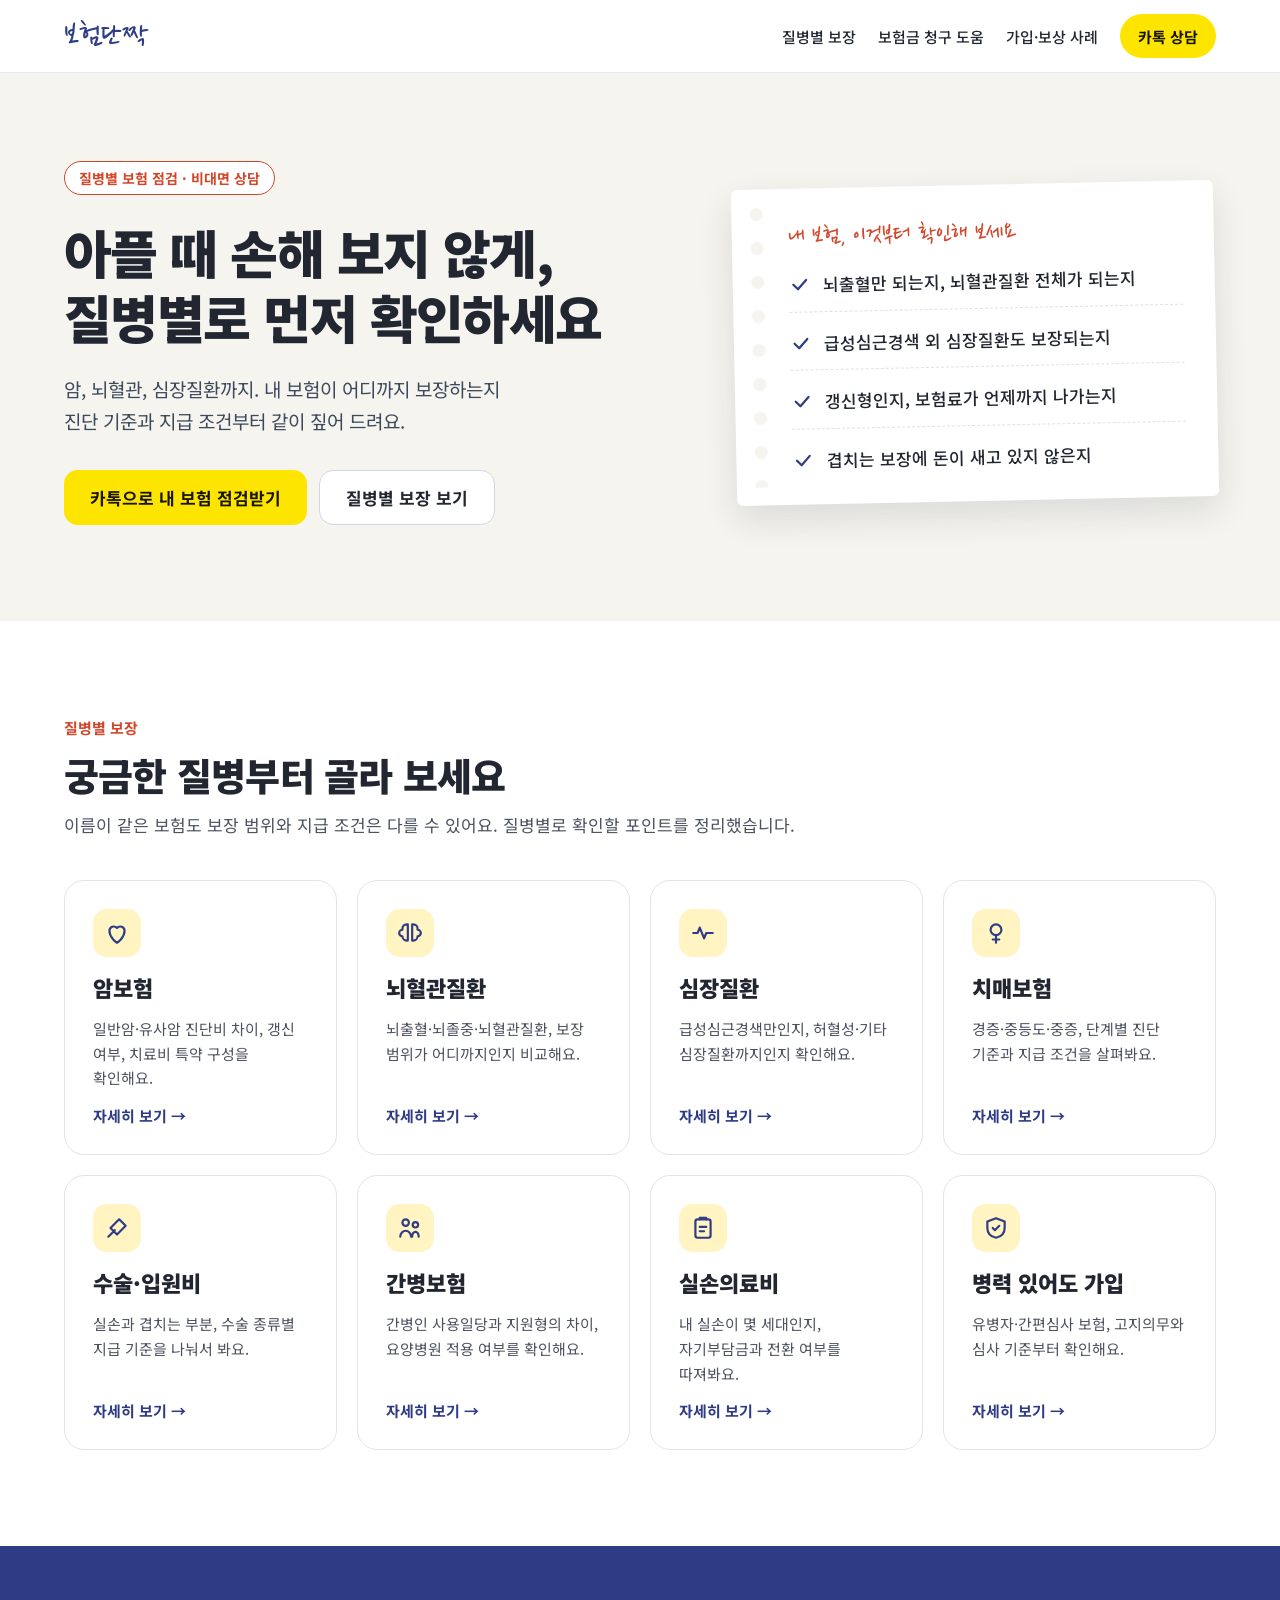
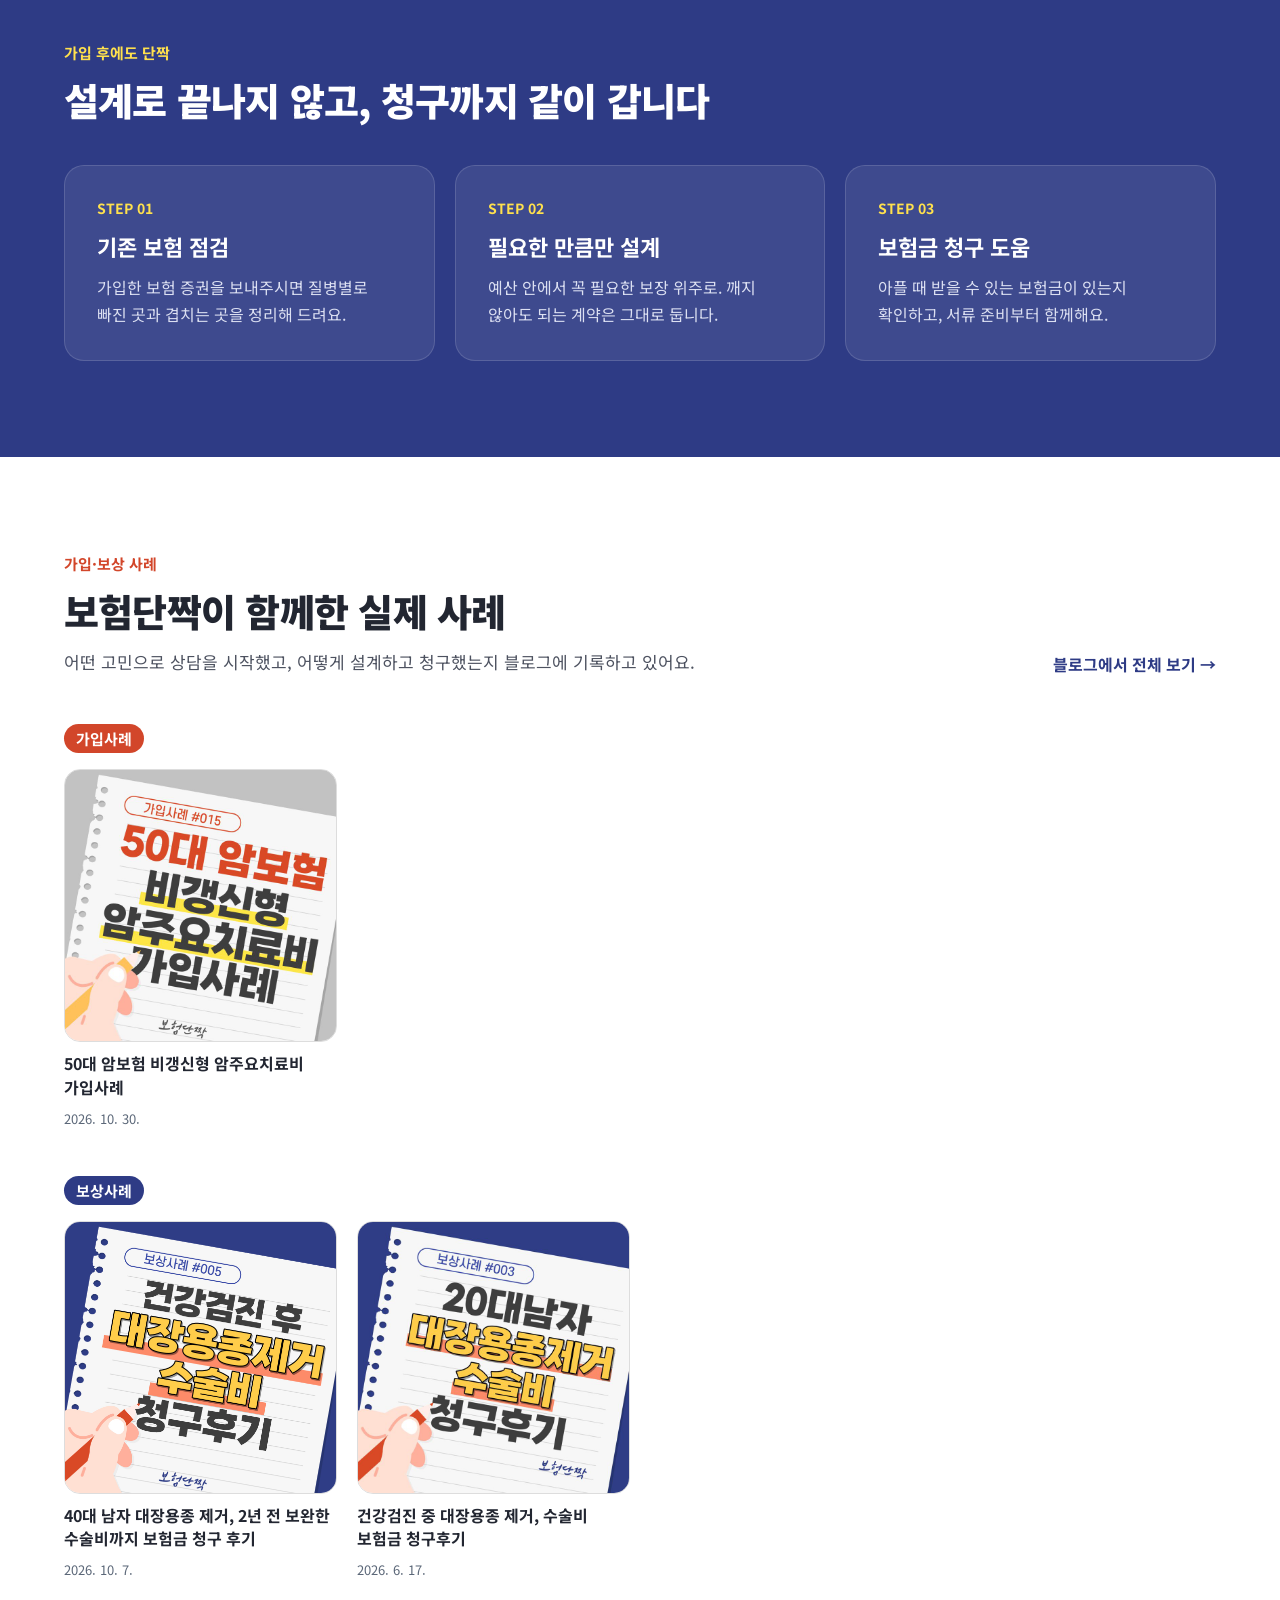
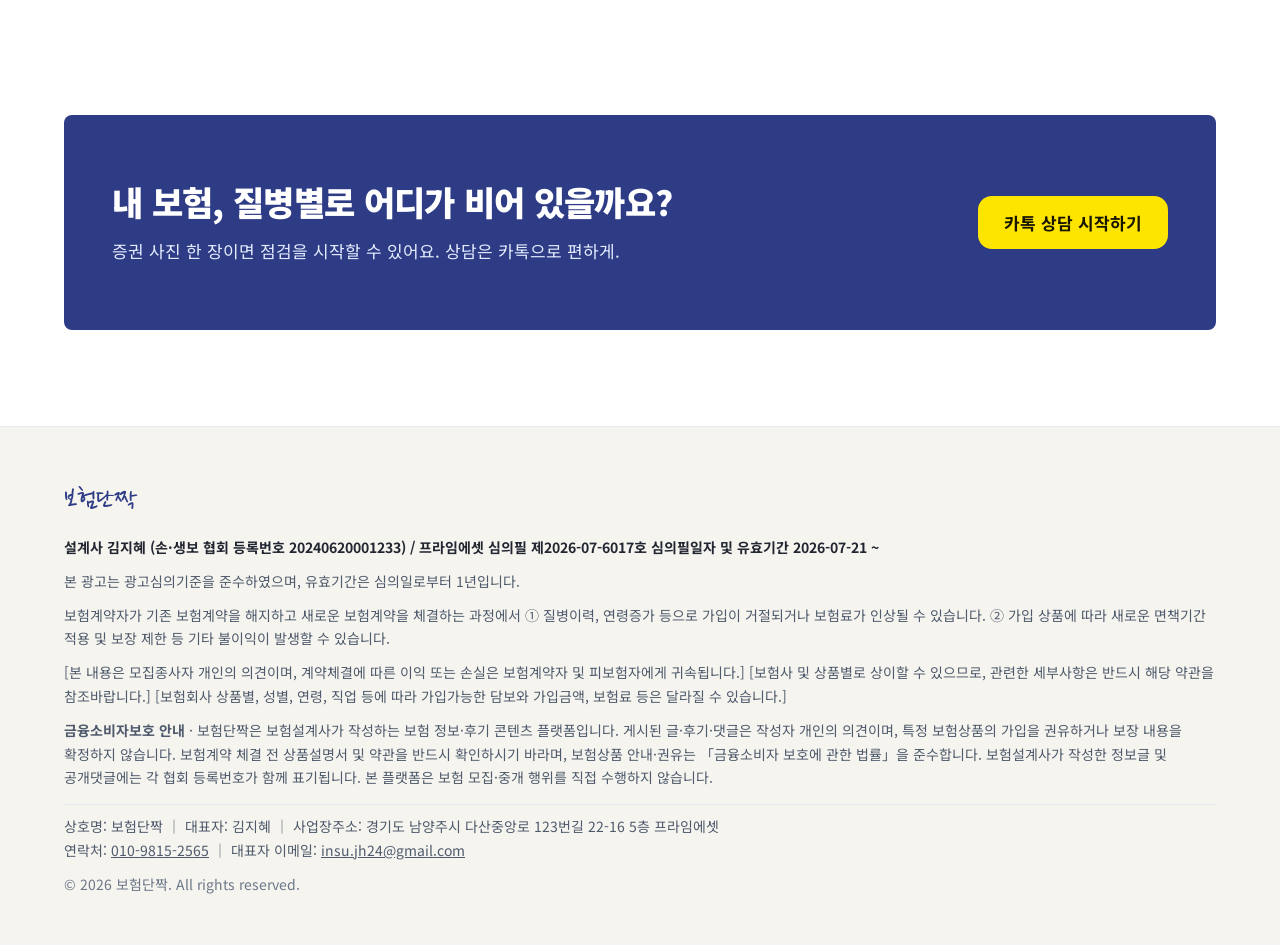
<file: index.html>
<!doctype html>
<html lang="ko">
<head>
<meta charset="utf-8">
<meta name="viewport" content="width=device-width, initial-scale=1">
<title>보험단짝 | 질병별 보험 점검 · 비대면 보험 상담</title>
<meta name="description" content="암, 뇌혈관, 심장질환, 치매, 간병까지. 내 보험이 질병별로 어디까지 보장하는지 확인하고 카톡으로 편하게 상담받으세요. 가입 후 보험금 청구까지 함께합니다.">
<meta property="og:type" content="website">
<meta property="og:site_name" content="보험단짝">
<meta property="og:title" content="보험단짝 | 질병별 보험 점검 · 비대면 보험 상담">
<meta property="og:description" content="내 보험, 질병별로 어디가 비어 있을까요? 점검부터 보험금 청구까지 함께합니다.">
<meta property="og:locale" content="ko_KR">
<link rel="icon" href="data:image/svg+xml,%3Csvg xmlns='http://www.w3.org/2000/svg' viewBox='0 0 64 64'%3E%3Crect width='64' height='64' rx='16' fill='%232E3B85'/%3E%3Ctext x='32' y='42' font-size='26' font-weight='900' text-anchor='middle' fill='white' font-family='sans-serif'%3E%EB%8B%A8%EC%A7%9D%3C/text%3E%3C/svg%3E">
<link rel="preconnect" href="https://fonts.googleapis.com">
<link rel="preconnect" href="https://fonts.gstatic.com" crossorigin>
<link rel="stylesheet" href="https://fonts.googleapis.com/css2?family=Nanum+Pen+Script&family=Noto+Sans+KR:wght@400;500;700;900&display=swap">
<link rel="stylesheet" href="styles.css">
</head>
<body>

<!--
  ▼ 수정할 곳 안내
  블로그 글 추가: build.py 의 POSTS 목록에 추가 후 다시 빌드
-->

<header class="header">
  <div class="wrap">
    <a href="#top" class="logo" aria-label="보험단짝 홈">
      <span class="logo-mark">단짝</span>
      <span class="logo-name">보험단짝</span>
    </a>
    <nav class="nav" aria-label="주요 메뉴">
      <a href="#disease">질병별 보장</a>
      <a href="#claim">보험금 청구 도움</a>
      <a href="#guide">가입·보상 사례</a>
      <a href="https://open.kakao.com/o/sbVb3pni" target="_blank" rel="noopener" class="btn btn-kakao btn-sm">카톡 상담</a>
    </nav>
  </div>
</header>

<main id="top">

<section class="hero">
  <div class="wrap">
    <div class="hero-text">
      <span class="badge">질병별 보험 점검 · 비대면 상담</span>
      <h1>아플 때 손해 보지 않게, <br>질병별로 먼저 확인하세요</h1>
      <p>암, 뇌혈관, 심장질환까지. 내 보험이 어디까지 보장하는지 <br>진단 기준과 지급 조건부터 같이 짚어 드려요.</p>
      <div class="btns">
        <a href="https://open.kakao.com/o/sbVb3pni" target="_blank" rel="noopener" class="btn btn-kakao">카톡으로 내 보험 점검받기</a>
        <a href="#disease" class="btn btn-line">질병별 보장 보기</a>
      </div>
    </div>
    <div class="check-card">
      <div class="check-title">내 보험, 이것부터 확인해 보세요</div>
      <div class="check"><svg aria-hidden="true" width="22" height="22" viewBox="0 0 24 24" fill="none" stroke="#2E3B85" stroke-width="2.4" stroke-linecap="round" stroke-linejoin="round"><path d="M5 12l5 5 9-10"/></svg><span>뇌출혈만 되는지, 뇌혈관질환 전체가 되는지</span></div>
      <div class="check"><svg aria-hidden="true" width="22" height="22" viewBox="0 0 24 24" fill="none" stroke="#2E3B85" stroke-width="2.4" stroke-linecap="round" stroke-linejoin="round"><path d="M5 12l5 5 9-10"/></svg><span>급성심근경색 외 심장질환도 보장되는지</span></div>
      <div class="check"><svg aria-hidden="true" width="22" height="22" viewBox="0 0 24 24" fill="none" stroke="#2E3B85" stroke-width="2.4" stroke-linecap="round" stroke-linejoin="round"><path d="M5 12l5 5 9-10"/></svg><span>갱신형인지, 보험료가 언제까지 나가는지</span></div>
      <div class="check"><svg aria-hidden="true" width="22" height="22" viewBox="0 0 24 24" fill="none" stroke="#2E3B85" stroke-width="2.4" stroke-linecap="round" stroke-linejoin="round"><path d="M5 12l5 5 9-10"/></svg><span>겹치는 보장에 돈이 새고 있지 않은지</span></div>
    </div>
  </div>
</section>

<section id="disease" class="section">
  <div class="wrap">
    <div class="sec-head">
      <span class="eyebrow">질병별 보장</span>
      <h2>궁금한 질병부터 골라 보세요</h2>
      <p>이름이 같은 보험도 보장 범위와 지급 조건은 다를 수 있어요. 질병별로 확인할 포인트를 정리했습니다.</p>
    </div>
    <div class="grid">
      <a href="cancer.html" class="card">
        <span class="icon"><svg aria-hidden="true" width="26" height="26" viewBox="0 0 24 24" fill="none" stroke="#2E3B85" stroke-width="2" stroke-linecap="round" stroke-linejoin="round"><path d="M12 21s-7-4.5-7-11a4 4 0 0 1 7-2.6A4 4 0 0 1 19 10c0 6.5-7 11-7 11z"/></svg></span>
        <span class="card-title">암보험</span>
        <span class="card-desc">일반암·유사암 진단비 차이, 갱신 여부, 치료비 특약 구성을 확인해요.</span>
        <span class="card-more">자세히 보기 →</span>
      </a>
      <a href="brain.html" class="card">
        <span class="icon"><svg aria-hidden="true" width="26" height="26" viewBox="0 0 24 24" fill="none" stroke="#2E3B85" stroke-width="2" stroke-linecap="round" stroke-linejoin="round"><path d="M9 4a4 4 0 0 0-4 4v1a3 3 0 0 0 0 6 4 4 0 0 0 4 4h1V4z"/><path d="M15 4a4 4 0 0 1 4 4v1a3 3 0 0 1 0 6 4 4 0 0 1-4 4h-1V4z"/></svg></span>
        <span class="card-title">뇌혈관질환</span>
        <span class="card-desc">뇌출혈·뇌졸중·뇌혈관질환, 보장 범위가 어디까지인지 비교해요.</span>
        <span class="card-more">자세히 보기 →</span>
      </a>
      <a href="heart.html" class="card">
        <span class="icon"><svg aria-hidden="true" width="26" height="26" viewBox="0 0 24 24" fill="none" stroke="#2E3B85" stroke-width="2" stroke-linecap="round" stroke-linejoin="round"><path d="M3 12h4l2-5 4 10 2-5h6"/></svg></span>
        <span class="card-title">심장질환</span>
        <span class="card-desc">급성심근경색만인지, 허혈성·기타 심장질환까지인지 확인해요.</span>
        <span class="card-more">자세히 보기 →</span>
      </a>
      <a href="dementia.html" class="card">
        <span class="icon"><svg aria-hidden="true" width="26" height="26" viewBox="0 0 24 24" fill="none" stroke="#2E3B85" stroke-width="2" stroke-linecap="round" stroke-linejoin="round"><circle cx="12" cy="9" r="5"/><path d="M12 14v7M9 18h6"/></svg></span>
        <span class="card-title">치매보험</span>
        <span class="card-desc">경증·중등도·중증, 단계별 진단 기준과 지급 조건을 살펴봐요.</span>
        <span class="card-more">자세히 보기 →</span>
      </a>
      <a href="surgery.html" class="card">
        <span class="icon"><svg aria-hidden="true" width="26" height="26" viewBox="0 0 24 24" fill="none" stroke="#2E3B85" stroke-width="2" stroke-linecap="round" stroke-linejoin="round"><path d="M4 20l6-6M14 4l6 6-8 8-6-6z"/></svg></span>
        <span class="card-title">수술·입원비</span>
        <span class="card-desc">실손과 겹치는 부분, 수술 종류별 지급 기준을 나눠서 봐요.</span>
        <span class="card-more">자세히 보기 →</span>
      </a>
      <a href="caregiving.html" class="card">
        <span class="icon"><svg aria-hidden="true" width="26" height="26" viewBox="0 0 24 24" fill="none" stroke="#2E3B85" stroke-width="2" stroke-linecap="round" stroke-linejoin="round"><circle cx="8" cy="7" r="3"/><circle cx="17" cy="9" r="2.5"/><path d="M3 20c0-3 2.5-5.5 5-5.5s5 2.5 5 5.5M14 20c0-2.5 1.3-4.5 3-4.5s3 2 3 4.5"/></svg></span>
        <span class="card-title">간병보험</span>
        <span class="card-desc">간병인 사용일당과 지원형의 차이, 요양병원 적용 여부를 확인해요.</span>
        <span class="card-more">자세히 보기 →</span>
      </a>
      <a href="silson.html" class="card">
        <span class="icon"><svg aria-hidden="true" width="26" height="26" viewBox="0 0 24 24" fill="none" stroke="#2E3B85" stroke-width="2" stroke-linecap="round" stroke-linejoin="round"><rect x="5" y="4" width="14" height="17" rx="2"/><path d="M9 4V2.5h6V4M9 11h6M9 15h4"/></svg></span>
        <span class="card-title">실손의료비</span>
        <span class="card-desc">내 실손이 몇 세대인지, 자기부담금과 전환 여부를 따져봐요.</span>
        <span class="card-more">자세히 보기 →</span>
      </a>
      <a href="preexisting.html" class="card">
        <span class="icon"><svg aria-hidden="true" width="26" height="26" viewBox="0 0 24 24" fill="none" stroke="#2E3B85" stroke-width="2" stroke-linecap="round" stroke-linejoin="round"><path d="M12 3l8 3v6c0 5-3.5 8-8 9-4.5-1-8-4-8-9V6z"/><path d="M9 12l2 2 4-4"/></svg></span>
        <span class="card-title">병력 있어도 가입</span>
        <span class="card-desc">유병자·간편심사 보험, 고지의무와 심사 기준부터 확인해요.</span>
        <span class="card-more">자세히 보기 →</span>
      </a>
    </div>
  </div>
</section>

<section id="claim" class="section dark">
  <div class="wrap">
    <div class="sec-head">
      <span class="eyebrow">가입 후에도 단짝</span>
      <h2>설계로 끝나지 않고, 청구까지 같이 갑니다</h2>
    </div>
    <div class="steps">
      <div class="step">
        <span class="step-no">STEP 01</span>
        <span class="step-title">기존 보험 점검</span>
        <span class="step-desc">가입한 보험 증권을 보내주시면 질병별로 빠진 곳과 겹치는 곳을 정리해 드려요.</span>
      </div>
      <div class="step">
        <span class="step-no">STEP 02</span>
        <span class="step-title">필요한 만큼만 설계</span>
        <span class="step-desc">예산 안에서 꼭 필요한 보장 위주로. 깨지 않아도 되는 계약은 그대로 둡니다.</span>
      </div>
      <div class="step">
        <span class="step-no">STEP 03</span>
        <span class="step-title">보험금 청구 도움</span>
        <span class="step-desc">아플 때 받을 수 있는 보험금이 있는지 확인하고, 서류 준비부터 함께해요.</span>
      </div>
    </div>
  </div>
</section>

<section id="guide" class="section">
  <div class="wrap">
    <div class="guide-head">
      <div class="sec-head">
        <span class="eyebrow">가입·보상 사례</span>
        <h2>보험단짝이 함께한 실제 사례</h2>
        <p>어떤 고민으로 상담을 시작했고, 어떻게 설계하고 청구했는지 블로그에 기록하고 있어요.</p>
      </div>
      <a href="https://blog.naver.com/cidertt" target="_blank" rel="noopener" class="more-link">블로그에서 전체 보기 →</a>
    </div>
    <div class="case-row" data-case-row>
    <h3 class="case-row-title">가입사례</h3>
    <div class="cases" data-cases="가입사례">
      <a class="case" href="https://blog.naver.com/cidertt/224458308204" target="_blank" rel="noopener"><img src="images/case-015.jpg" alt="50대 암보험 비갱신형 암주요치료비 가입사례 썸네일" loading="lazy" width="800" height="800"><span class="case-title">50대 암보험 비갱신형 암주요치료비 가입사례</span><span class="case-date">2026. 10. 30.</span></a>
    </div>
    </div>
    <div class="case-row" data-case-row>
    <h3 class="case-row-title claim">보상사례</h3>
    <div class="cases" data-cases="보상사례">
      <a class="case" href="https://blog.naver.com/cidertt/224318855990" target="_blank" rel="noopener"><img src="images/claim-003.jpg" alt="건강검진 중 대장용종 제거, 수술비 보험금 청구후기 썸네일" loading="lazy" width="800" height="800"><span class="case-title">건강검진 중 대장용종 제거, 수술비 보험금 청구후기</span><span class="case-date">2026. 6. 17.</span></a>
    </div>
    </div>
  </div>
</section>

<section class="cta-wrap">
  <div class="wrap">
    <div class="cta">
      <div class="cta-text">
        <h2>내 보험, 질병별로 어디가 비어 있을까요?</h2>
        <p>증권 사진 한 장이면 점검을 시작할 수 있어요. 상담은 카톡으로 편하게.</p>
      </div>
      <a href="https://open.kakao.com/o/sbVb3pni" target="_blank" rel="noopener" class="btn btn-kakao">카톡 상담 시작하기</a>
    </div>
  </div>
</section>

</main>

<footer class="footer">
  <div class="wrap">
    <span class="footer-name">보험단짝</span>
    <p class="f-strong">설계사 김지혜 (손·생보 협회 등록번호 20240620001233) / 프라임에셋 심의필 제2026-07-6017호 심의필일자 및 유효기간 2026-07-21 ~</p>
    <p>본 광고는 광고심의기준을 준수하였으며, 유효기간은 심의일로부터 1년입니다.</p>
    <p>보험계약자가 기존 보험계약을 해지하고 새로운 보험계약을 체결하는 과정에서 ① 질병이력, 연령증가 등으로 가입이 거절되거나 보험료가 인상될 수 있습니다. ② 가입 상품에 따라 새로운 면책기간 적용 및 보장 제한 등 기타 불이익이 발생할 수 있습니다.</p>
    <p>[본 내용은 모집종사자 개인의 의견이며, 계약체결에 따른 이익 또는 손실은 보험계약자 및 피보험자에게 귀속됩니다.] [보험사 및 상품별로 상이할 수 있으므로, 관련한 세부사항은 반드시 해당 약관을 참조바랍니다.] [보험회사 상품별, 성별, 연령, 직업 등에 따라 가입가능한 담보와 가입금액, 보험료 등은 달라질 수 있습니다.]</p>
    <p><strong>금융소비자보호 안내</strong> · 보험단짝은 보험설계사가 작성하는 보험 정보·후기 콘텐츠 플랫폼입니다. 게시된 글·후기·댓글은 작성자 개인의 의견이며, 특정 보험상품의 가입을 권유하거나 보장 내용을 확정하지 않습니다. 보험계약 체결 전 상품설명서 및 약관을 반드시 확인하시기 바라며, 보험상품 안내·권유는 「금융소비자 보호에 관한 법률」을 준수합니다. 보험설계사가 작성한 정보글 및 공개댓글에는 각 협회 등록번호가 함께 표기됩니다. 본 플랫폼은 보험 모집·중개 행위를 직접 수행하지 않습니다.</p>
    <p class="f-biz">상호명: 보험단짝 │ 대표자: 김지혜 │ 사업장주소: 경기도 남양주시 다산중앙로 123번길 22-16 5층 프라임에셋<br>연락처: <a href="tel:010-9815-2565">010-9815-2565</a> │ 대표자 이메일: <a href="mailto:insu.jh24@gmail.com">insu.jh24@gmail.com</a></p>
    <span style="color:#6b7789">© 2026 보험단짝. All rights reserved.</span>
  </div>
</footer>

<a href="https://open.kakao.com/o/sbVb3pni" target="_blank" rel="noopener" class="btn btn-kakao float-kakao">카톡으로 상담하기</a>

<script src="js/posts.js" defer></script>
</body>
</html>
</file>
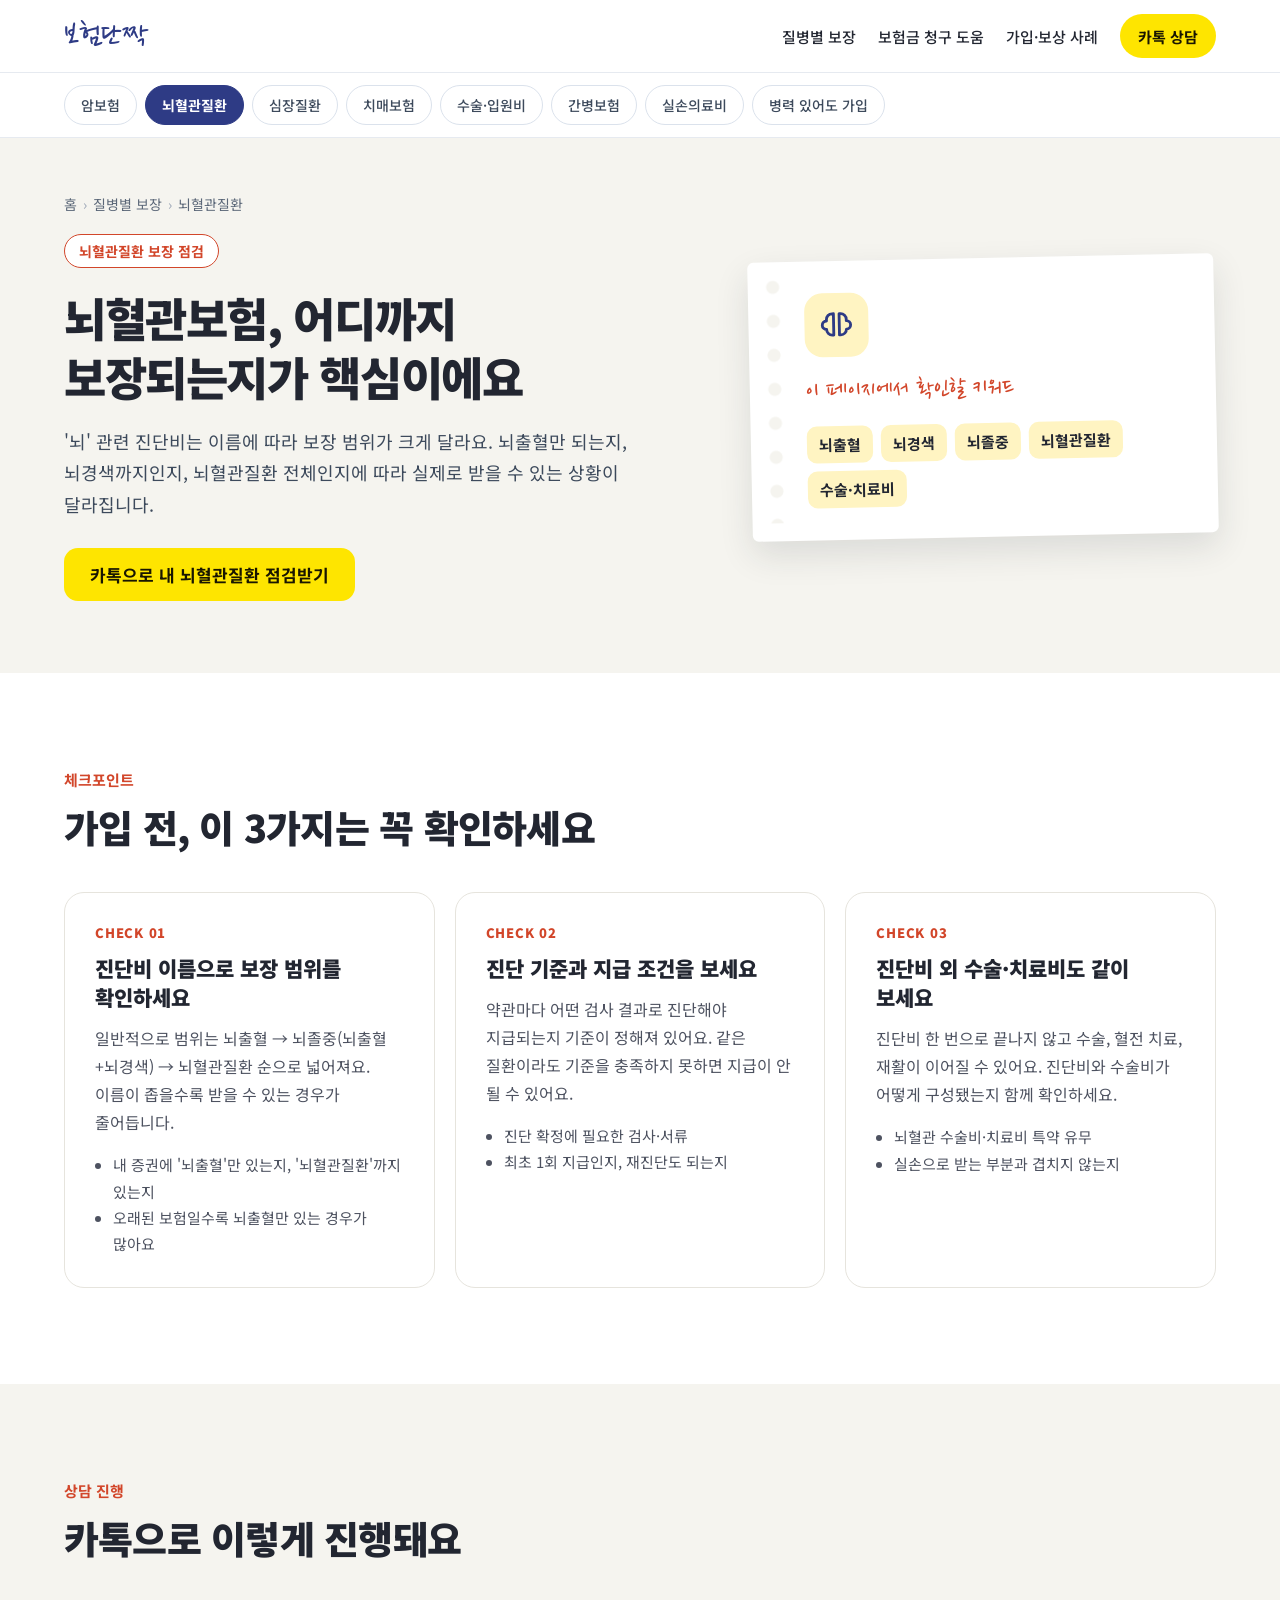
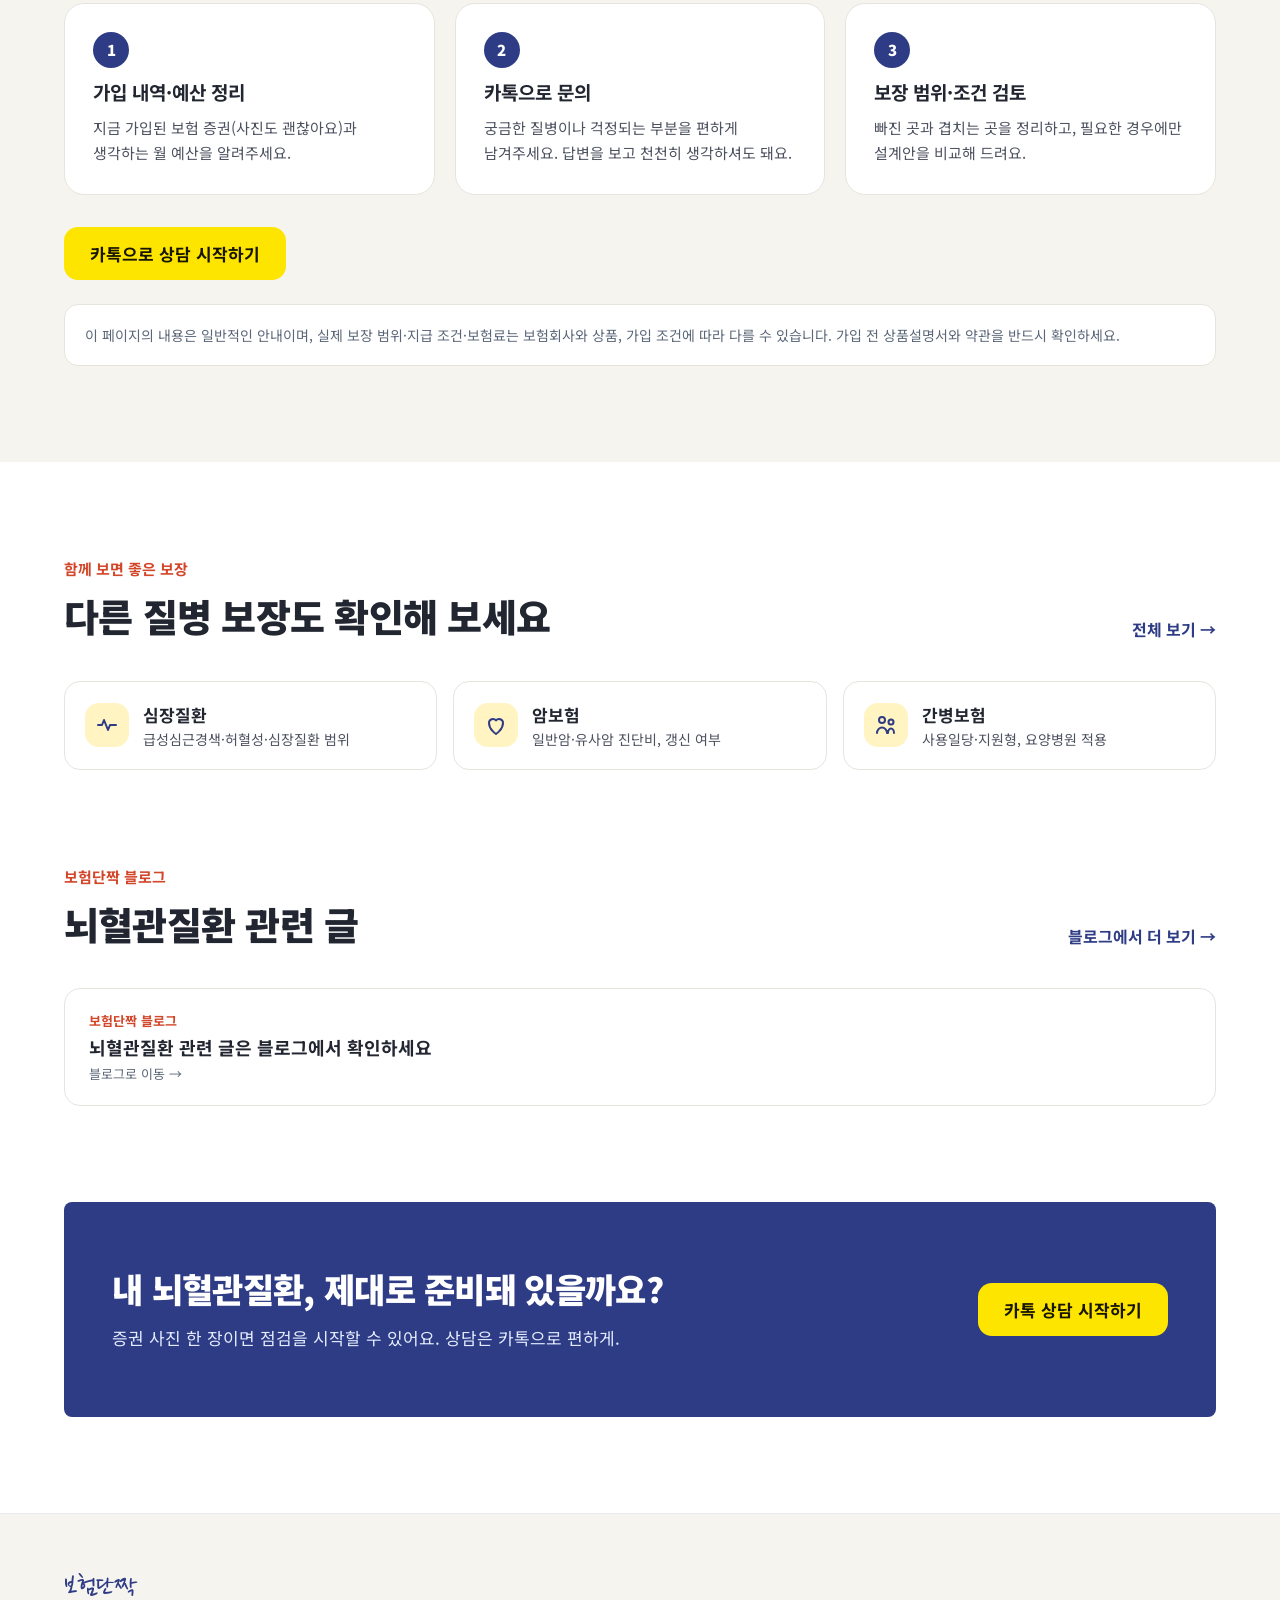
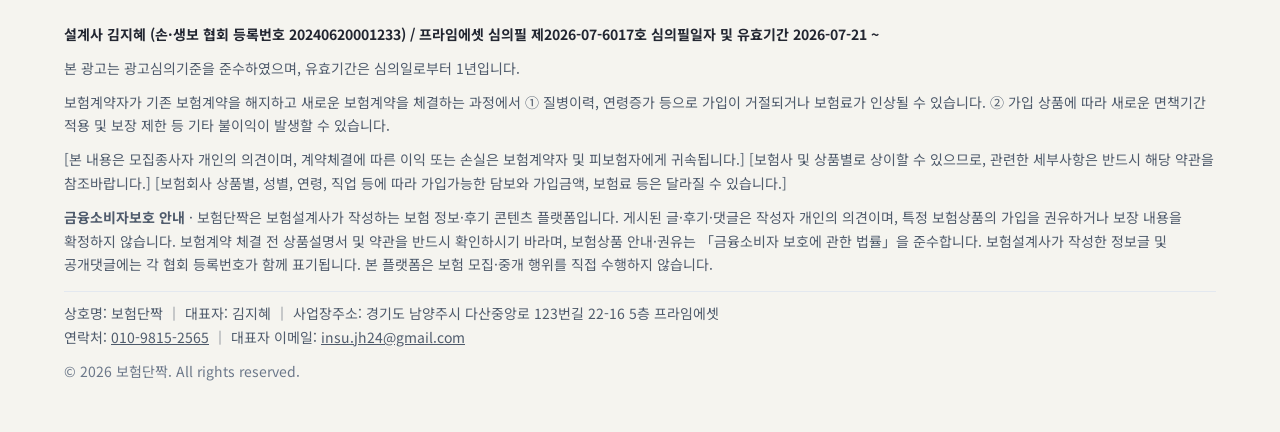
<file: brain.html>
<!doctype html>
<html lang="ko">
<head>
<meta charset="utf-8">
<meta name="viewport" content="width=device-width, initial-scale=1">
<title>뇌혈관질환 보장 점검 | 보험단짝</title>
<meta name="description" content="&#x27;뇌&#x27; 관련 진단비는 이름에 따라 보장 범위가 크게 달라요. 뇌출혈만 되는지, 뇌경색까지인지, 뇌혈관질환 전체인지에 따라 실제로 받을 수 있는 상황이 달라집니다.">
<meta property="og:type" content="article">
<meta property="og:site_name" content="보험단짝">
<meta property="og:title" content="뇌혈관보험, 어디까지 보장되는지가 핵심이에요 | 보험단짝">
<meta property="og:description" content="&#x27;뇌&#x27; 관련 진단비는 이름에 따라 보장 범위가 크게 달라요. 뇌출혈만 되는지, 뇌경색까지인지, 뇌혈관질환 전체인지에 따라 실제로 받을 수 있는 상황이 달라집니다.">
<meta property="og:locale" content="ko_KR">
<link rel="icon" href="data:image/svg+xml,%3Csvg xmlns='http://www.w3.org/2000/svg' viewBox='0 0 64 64'%3E%3Crect width='64' height='64' rx='16' fill='%232E3B85'/%3E%3Ctext x='32' y='42' font-size='26' font-weight='900' text-anchor='middle' fill='white' font-family='sans-serif'%3E%EB%8B%A8%EC%A7%9D%3C/text%3E%3C/svg%3E">
<link rel="preconnect" href="https://fonts.googleapis.com">
<link rel="preconnect" href="https://fonts.gstatic.com" crossorigin>
<link rel="stylesheet" href="https://fonts.googleapis.com/css2?family=Nanum+Pen+Script&family=Noto+Sans+KR:wght@400;500;700;900&display=swap">
<link rel="stylesheet" href="styles.css">
</head>
<body>

<header class="header">
  <div class="wrap">
    <a href="index.html" class="logo" aria-label="보험단짝 홈">
      <span class="logo-mark">단짝</span>
      <span class="logo-name">보험단짝</span>
    </a>
    <nav class="nav" aria-label="주요 메뉴">
      <a href="index.html#disease">질병별 보장</a>
      <a href="index.html#claim">보험금 청구 도움</a>
      <a href="index.html#guide">가입·보상 사례</a>
      <a href="https://open.kakao.com/o/sbVb3pni" target="_blank" rel="noopener" class="btn btn-kakao btn-sm">카톡 상담</a>
    </nav>
  </div>
</header>

<nav class="subnav" aria-label="질병별 보장">
  <div class="wrap">
      <a class="chip" href="cancer.html">암보험</a>
      <a class="chip" href="brain.html" aria-current="page">뇌혈관질환</a>
      <a class="chip" href="heart.html">심장질환</a>
      <a class="chip" href="dementia.html">치매보험</a>
      <a class="chip" href="surgery.html">수술·입원비</a>
      <a class="chip" href="caregiving.html">간병보험</a>
      <a class="chip" href="silson.html">실손의료비</a>
      <a class="chip" href="preexisting.html">병력 있어도 가입</a>
  </div>
</nav>

<main>

<section class="d-hero">
  <div class="wrap">
    <div class="d-hero-text">
      <ol class="crumb"><li><a href="index.html">홈</a></li><li><a href="index.html#disease">질병별 보장</a></li><li aria-current="page">뇌혈관질환</li></ol>
      <span class="badge">뇌혈관질환 보장 점검</span>
      <h1>뇌혈관보험, 어디까지 보장되는지가 핵심이에요</h1>
      <p class="lead">'뇌' 관련 진단비는 이름에 따라 보장 범위가 크게 달라요. 뇌출혈만 되는지, 뇌경색까지인지, 뇌혈관질환 전체인지에 따라 실제로 받을 수 있는 상황이 달라집니다.</p>
      <div class="btns">
        <a href="https://open.kakao.com/o/sbVb3pni" target="_blank" rel="noopener" class="btn btn-kakao">카톡으로 내 뇌혈관질환 점검받기</a>
      </div>
    </div>
    <div class="keybox">
      <span class="big-icon"><svg aria-hidden="true" width="34" height="34" viewBox="0 0 24 24" fill="none" stroke="#2E3B85" stroke-width="2" stroke-linecap="round" stroke-linejoin="round"><path d="M9 4a4 4 0 0 0-4 4v1a3 3 0 0 0 0 6 4 4 0 0 0 4 4h1V4z"/><path d="M15 4a4 4 0 0 1 4 4v1a3 3 0 0 1 0 6 4 4 0 0 1-4 4h-1V4z"/></svg></span>
      <span class="keybox-title">이 페이지에서 확인할 키워드</span>
      <div class="tags"><span class="tag">뇌출혈</span><span class="tag">뇌경색</span><span class="tag">뇌졸중</span><span class="tag">뇌혈관질환</span><span class="tag">수술·치료비</span></div>
    </div>
  </div>
</section>

<section class="section">
  <div class="wrap">
    <div class="sec-head">
      <span class="eyebrow">체크포인트</span>
      <h2>가입 전, 이 3가지는 꼭 확인하세요</h2>
    </div>
    <div class="checks">
      <div class="checkpt">
        <span class="check-no">CHECK 01</span>
        <h3>진단비 이름으로 보장 범위를 확인하세요</h3>
        <p>일반적으로 범위는 뇌출혈 → 뇌졸중(뇌출혈+뇌경색) → 뇌혈관질환 순으로 넓어져요. 이름이 좁을수록 받을 수 있는 경우가 줄어듭니다.</p>
        <ul><li>내 증권에 '뇌출혈'만 있는지, '뇌혈관질환'까지 있는지</li><li>오래된 보험일수록 뇌출혈만 있는 경우가 많아요</li></ul>
      </div>
      <div class="checkpt">
        <span class="check-no">CHECK 02</span>
        <h3>진단 기준과 지급 조건을 보세요</h3>
        <p>약관마다 어떤 검사 결과로 진단해야 지급되는지 기준이 정해져 있어요. 같은 질환이라도 기준을 충족하지 못하면 지급이 안 될 수 있어요.</p>
        <ul><li>진단 확정에 필요한 검사·서류</li><li>최초 1회 지급인지, 재진단도 되는지</li></ul>
      </div>
      <div class="checkpt">
        <span class="check-no">CHECK 03</span>
        <h3>진단비 외 수술·치료비도 같이 보세요</h3>
        <p>진단비 한 번으로 끝나지 않고 수술, 혈전 치료, 재활이 이어질 수 있어요. 진단비와 수술비가 어떻게 구성됐는지 함께 확인하세요.</p>
        <ul><li>뇌혈관 수술비·치료비 특약 유무</li><li>실손으로 받는 부분과 겹치지 않는지</li></ul>
      </div>
    </div>
  </div>
</section>

<section class="section soft-section">
  <div class="wrap">
    <div class="sec-head">
      <span class="eyebrow">상담 진행</span>
      <h2>카톡으로 이렇게 진행돼요</h2>
    </div>
    <div class="flow">
      <div class="flow-step"><span class="flow-num">1</span><h3>가입 내역·예산 정리</h3><p>지금 가입된 보험 증권(사진도 괜찮아요)과 생각하는 월 예산을 알려주세요.</p></div>
      <div class="flow-step"><span class="flow-num">2</span><h3>카톡으로 문의</h3><p>궁금한 질병이나 걱정되는 부분을 편하게 남겨주세요. 답변을 보고 천천히 생각하셔도 돼요.</p></div>
      <div class="flow-step"><span class="flow-num">3</span><h3>보장 범위·조건 검토</h3><p>빠진 곳과 겹치는 곳을 정리하고, 필요한 경우에만 설계안을 비교해 드려요.</p></div>
    </div>
    <a href="https://open.kakao.com/o/sbVb3pni" target="_blank" rel="noopener" class="btn btn-kakao">카톡으로 상담 시작하기</a>
    <p class="notice">이 페이지의 내용은 일반적인 안내이며, 실제 보장 범위·지급 조건·보험료는 보험회사와 상품, 가입 조건에 따라 다를 수 있습니다. 가입 전 상품설명서와 약관을 반드시 확인하세요.</p>
  </div>
</section>

<section class="section">
  <div class="wrap">
    <div class="guide-head">
      <div class="sec-head">
        <span class="eyebrow">함께 보면 좋은 보장</span>
        <h2>다른 질병 보장도 확인해 보세요</h2>
      </div>
      <a href="index.html#disease" class="more-link">전체 보기 →</a>
    </div>
    <div class="related">
      <a class="rel" href="heart.html">
        <span class="icon"><svg aria-hidden="true" width="24" height="24" viewBox="0 0 24 24" fill="none" stroke="#2E3B85" stroke-width="2" stroke-linecap="round" stroke-linejoin="round"><path d="M3 12h4l2-5 4 10 2-5h6"/></svg></span>
        <span class="rel-text"><span class="rel-name">심장질환</span><span class="rel-desc">급성심근경색·허혈성·심장질환 범위</span></span>
      </a>
      <a class="rel" href="cancer.html">
        <span class="icon"><svg aria-hidden="true" width="24" height="24" viewBox="0 0 24 24" fill="none" stroke="#2E3B85" stroke-width="2" stroke-linecap="round" stroke-linejoin="round"><path d="M12 21s-7-4.5-7-11a4 4 0 0 1 7-2.6A4 4 0 0 1 19 10c0 6.5-7 11-7 11z"/></svg></span>
        <span class="rel-text"><span class="rel-name">암보험</span><span class="rel-desc">일반암·유사암 진단비, 갱신 여부</span></span>
      </a>
      <a class="rel" href="caregiving.html">
        <span class="icon"><svg aria-hidden="true" width="24" height="24" viewBox="0 0 24 24" fill="none" stroke="#2E3B85" stroke-width="2" stroke-linecap="round" stroke-linejoin="round"><circle cx="8" cy="7" r="3"/><circle cx="17" cy="9" r="2.5"/><path d="M3 20c0-3 2.5-5.5 5-5.5s5 2.5 5 5.5M14 20c0-2.5 1.3-4.5 3-4.5s3 2 3 4.5"/></svg></span>
        <span class="rel-text"><span class="rel-name">간병보험</span><span class="rel-desc">사용일당·지원형, 요양병원 적용</span></span>
      </a>
    </div>
  </div>
</section>

<section class="section" style="padding-top:0">
  <div class="wrap">
    <div class="guide-head">
      <div class="sec-head">
        <span class="eyebrow">보험단짝 블로그</span>
        <h2>뇌혈관질환 관련 글</h2>
      </div>
      <a href="https://blog.naver.com/cidertt" target="_blank" rel="noopener" class="more-link">블로그에서 더 보기 →</a>
    </div>
    <div class="plist" data-plist="brain" data-name="뇌혈관질환">
      <a class="pitem noimg" href="https://blog.naver.com/cidertt" target="_blank" rel="noopener"><span class="pitem-body"><span class="pitem-tag">보험단짝 블로그</span><span class="pitem-title">뇌혈관질환 관련 글은 블로그에서 확인하세요</span><span class="pitem-meta">블로그로 이동 →</span></span></a>
    </div>
  </div>
</section>

<section class="cta-wrap">
  <div class="wrap">
    <div class="cta">
      <div class="cta-text">
        <h2>내 뇌혈관질환, 제대로 준비돼 있을까요?</h2>
        <p>증권 사진 한 장이면 점검을 시작할 수 있어요. 상담은 카톡으로 편하게.</p>
      </div>
      <a href="https://open.kakao.com/o/sbVb3pni" target="_blank" rel="noopener" class="btn btn-kakao">카톡 상담 시작하기</a>
    </div>
  </div>
</section>

</main>

<footer class="footer">
  <div class="wrap">
    <span class="footer-name">보험단짝</span>
    <p class="f-strong">설계사 김지혜 (손·생보 협회 등록번호 20240620001233) / 프라임에셋 심의필 제2026-07-6017호 심의필일자 및 유효기간 2026-07-21 ~</p>
    <p>본 광고는 광고심의기준을 준수하였으며, 유효기간은 심의일로부터 1년입니다.</p>
    <p>보험계약자가 기존 보험계약을 해지하고 새로운 보험계약을 체결하는 과정에서 ① 질병이력, 연령증가 등으로 가입이 거절되거나 보험료가 인상될 수 있습니다. ② 가입 상품에 따라 새로운 면책기간 적용 및 보장 제한 등 기타 불이익이 발생할 수 있습니다.</p>
    <p>[본 내용은 모집종사자 개인의 의견이며, 계약체결에 따른 이익 또는 손실은 보험계약자 및 피보험자에게 귀속됩니다.] [보험사 및 상품별로 상이할 수 있으므로, 관련한 세부사항은 반드시 해당 약관을 참조바랍니다.] [보험회사 상품별, 성별, 연령, 직업 등에 따라 가입가능한 담보와 가입금액, 보험료 등은 달라질 수 있습니다.]</p>
    <p><strong>금융소비자보호 안내</strong> · 보험단짝은 보험설계사가 작성하는 보험 정보·후기 콘텐츠 플랫폼입니다. 게시된 글·후기·댓글은 작성자 개인의 의견이며, 특정 보험상품의 가입을 권유하거나 보장 내용을 확정하지 않습니다. 보험계약 체결 전 상품설명서 및 약관을 반드시 확인하시기 바라며, 보험상품 안내·권유는 「금융소비자 보호에 관한 법률」을 준수합니다. 보험설계사가 작성한 정보글 및 공개댓글에는 각 협회 등록번호가 함께 표기됩니다. 본 플랫폼은 보험 모집·중개 행위를 직접 수행하지 않습니다.</p>
    <p class="f-biz">상호명: 보험단짝 │ 대표자: 김지혜 │ 사업장주소: 경기도 남양주시 다산중앙로 123번길 22-16 5층 프라임에셋<br>연락처: <a href="tel:010-9815-2565">010-9815-2565</a> │ 대표자 이메일: <a href="mailto:insu.jh24@gmail.com">insu.jh24@gmail.com</a></p>
    <span style="color:#6b7789">© 2026 보험단짝. All rights reserved.</span>
  </div>
</footer>

<a href="https://open.kakao.com/o/sbVb3pni" target="_blank" rel="noopener" class="btn btn-kakao float-kakao">카톡으로 상담하기</a>

<script src="js/posts.js" defer></script>
</body>
</html>
</file>
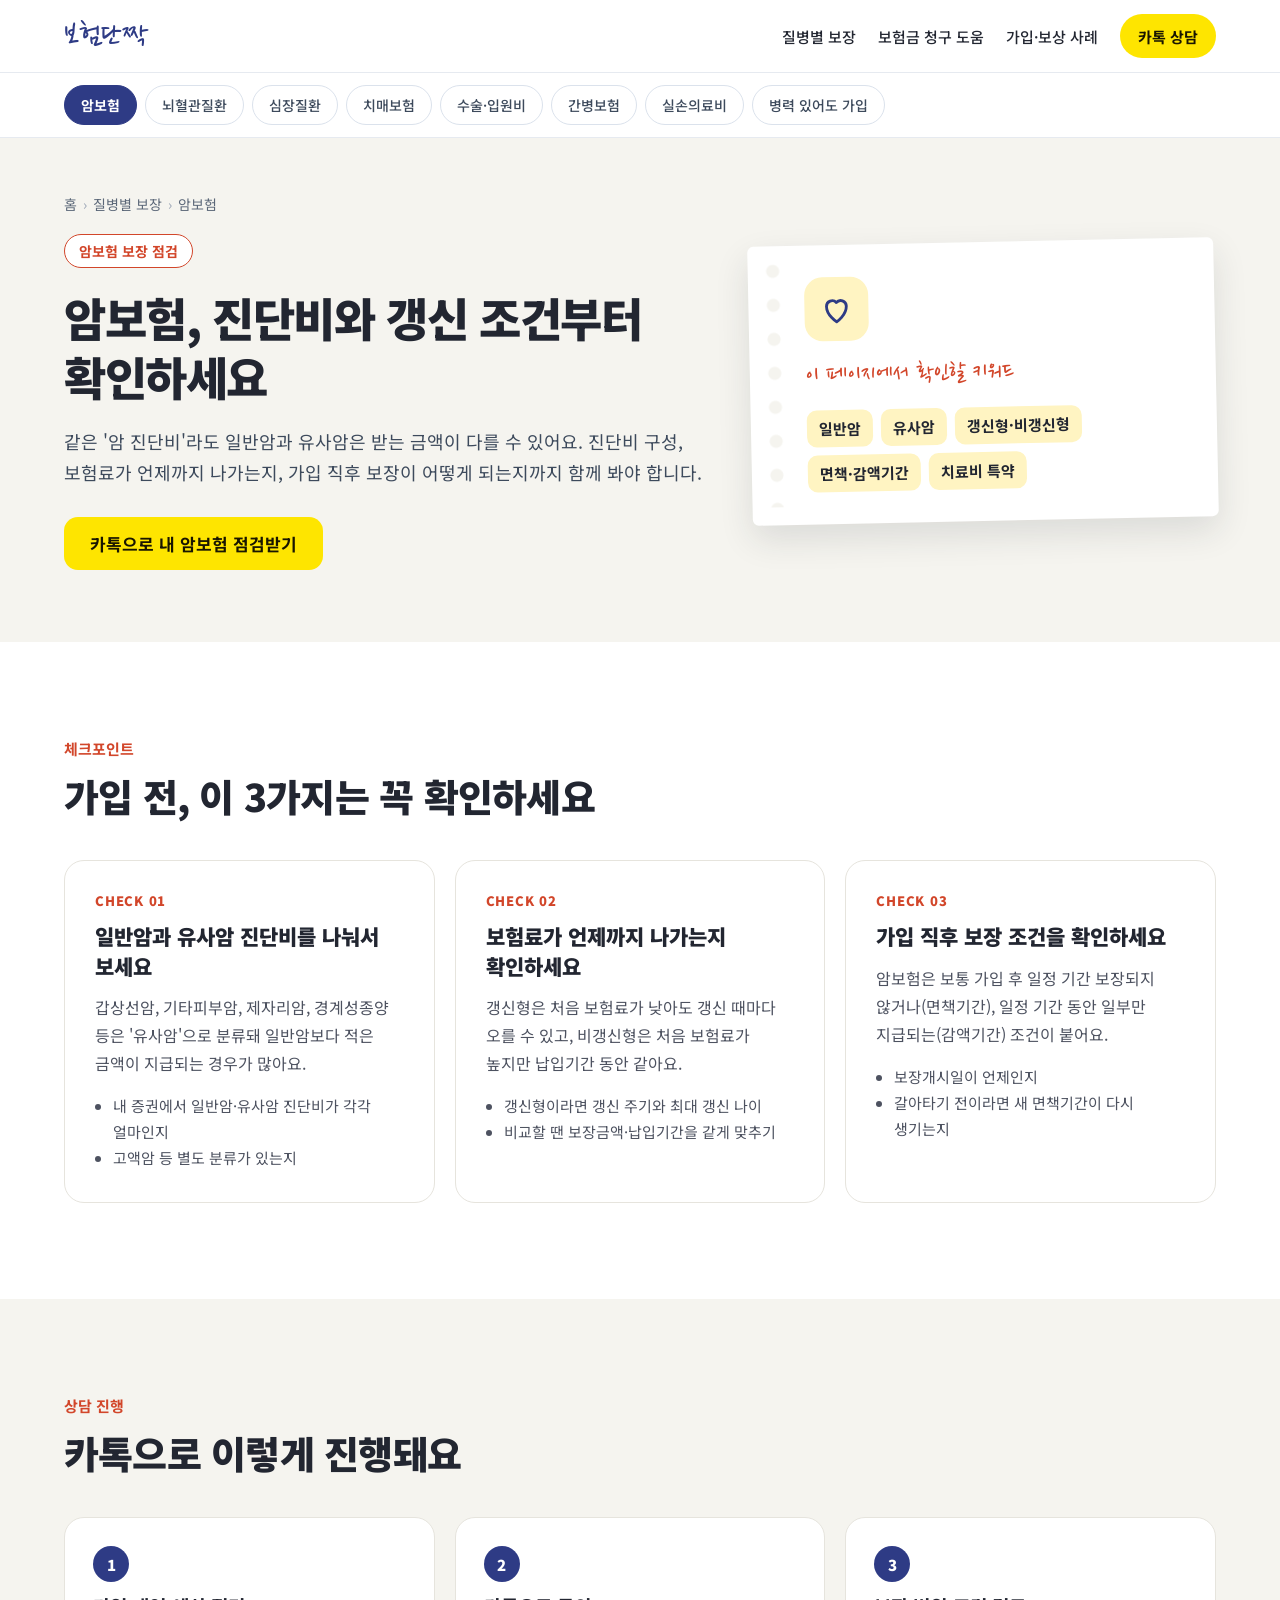
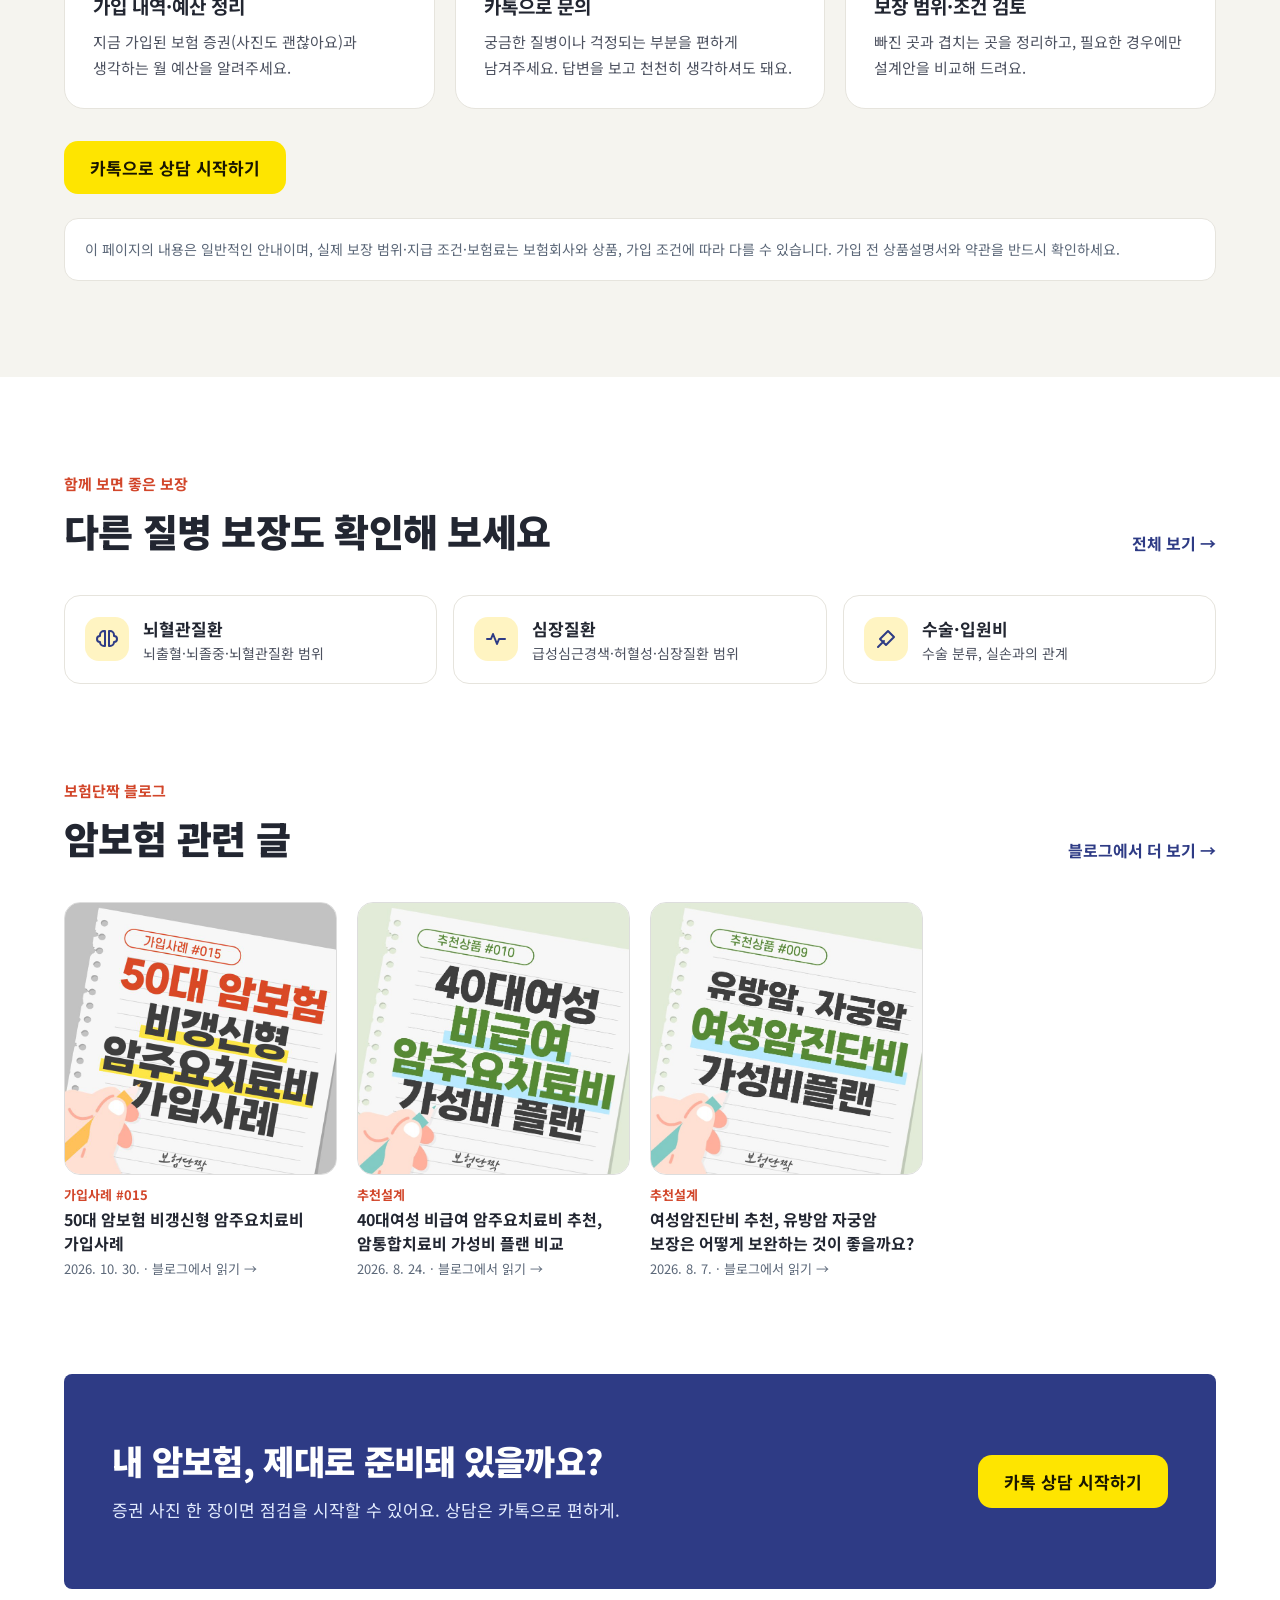
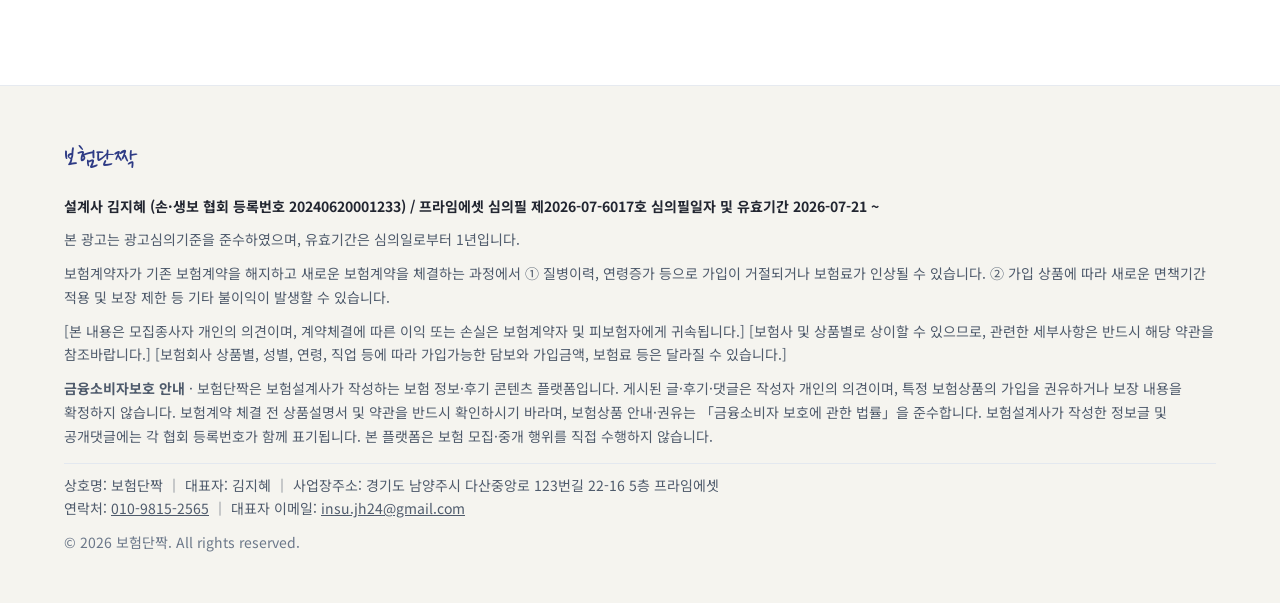
<file: cancer.html>
<!doctype html>
<html lang="ko">
<head>
<meta charset="utf-8">
<meta name="viewport" content="width=device-width, initial-scale=1">
<title>암보험 보장 점검 | 보험단짝</title>
<meta name="description" content="같은 &#x27;암 진단비&#x27;라도 일반암과 유사암은 받는 금액이 다를 수 있어요. 진단비 구성, 보험료가 언제까지 나가는지, 가입 직후 보장이 어떻게 되는지까지 함께 봐야 합니다.">
<meta property="og:type" content="article">
<meta property="og:site_name" content="보험단짝">
<meta property="og:title" content="암보험, 진단비와 갱신 조건부터 확인하세요 | 보험단짝">
<meta property="og:description" content="같은 &#x27;암 진단비&#x27;라도 일반암과 유사암은 받는 금액이 다를 수 있어요. 진단비 구성, 보험료가 언제까지 나가는지, 가입 직후 보장이 어떻게 되는지까지 함께 봐야 합니다.">
<meta property="og:locale" content="ko_KR">
<link rel="icon" href="data:image/svg+xml,%3Csvg xmlns='http://www.w3.org/2000/svg' viewBox='0 0 64 64'%3E%3Crect width='64' height='64' rx='16' fill='%232E3B85'/%3E%3Ctext x='32' y='42' font-size='26' font-weight='900' text-anchor='middle' fill='white' font-family='sans-serif'%3E%EB%8B%A8%EC%A7%9D%3C/text%3E%3C/svg%3E">
<link rel="preconnect" href="https://fonts.googleapis.com">
<link rel="preconnect" href="https://fonts.gstatic.com" crossorigin>
<link rel="stylesheet" href="https://fonts.googleapis.com/css2?family=Nanum+Pen+Script&family=Noto+Sans+KR:wght@400;500;700;900&display=swap">
<link rel="stylesheet" href="styles.css">
</head>
<body>

<header class="header">
  <div class="wrap">
    <a href="index.html" class="logo" aria-label="보험단짝 홈">
      <span class="logo-mark">단짝</span>
      <span class="logo-name">보험단짝</span>
    </a>
    <nav class="nav" aria-label="주요 메뉴">
      <a href="index.html#disease">질병별 보장</a>
      <a href="index.html#claim">보험금 청구 도움</a>
      <a href="index.html#guide">가입·보상 사례</a>
      <a href="https://open.kakao.com/o/sbVb3pni" target="_blank" rel="noopener" class="btn btn-kakao btn-sm">카톡 상담</a>
    </nav>
  </div>
</header>

<nav class="subnav" aria-label="질병별 보장">
  <div class="wrap">
      <a class="chip" href="cancer.html" aria-current="page">암보험</a>
      <a class="chip" href="brain.html">뇌혈관질환</a>
      <a class="chip" href="heart.html">심장질환</a>
      <a class="chip" href="dementia.html">치매보험</a>
      <a class="chip" href="surgery.html">수술·입원비</a>
      <a class="chip" href="caregiving.html">간병보험</a>
      <a class="chip" href="silson.html">실손의료비</a>
      <a class="chip" href="preexisting.html">병력 있어도 가입</a>
  </div>
</nav>

<main>

<section class="d-hero">
  <div class="wrap">
    <div class="d-hero-text">
      <ol class="crumb"><li><a href="index.html">홈</a></li><li><a href="index.html#disease">질병별 보장</a></li><li aria-current="page">암보험</li></ol>
      <span class="badge">암보험 보장 점검</span>
      <h1>암보험, 진단비와 갱신 조건부터 확인하세요</h1>
      <p class="lead">같은 '암 진단비'라도 일반암과 유사암은 받는 금액이 다를 수 있어요. 진단비 구성, 보험료가 언제까지 나가는지, 가입 직후 보장이 어떻게 되는지까지 함께 봐야 합니다.</p>
      <div class="btns">
        <a href="https://open.kakao.com/o/sbVb3pni" target="_blank" rel="noopener" class="btn btn-kakao">카톡으로 내 암보험 점검받기</a>
      </div>
    </div>
    <div class="keybox">
      <span class="big-icon"><svg aria-hidden="true" width="34" height="34" viewBox="0 0 24 24" fill="none" stroke="#2E3B85" stroke-width="2" stroke-linecap="round" stroke-linejoin="round"><path d="M12 21s-7-4.5-7-11a4 4 0 0 1 7-2.6A4 4 0 0 1 19 10c0 6.5-7 11-7 11z"/></svg></span>
      <span class="keybox-title">이 페이지에서 확인할 키워드</span>
      <div class="tags"><span class="tag">일반암</span><span class="tag">유사암</span><span class="tag">갱신형·비갱신형</span><span class="tag">면책·감액기간</span><span class="tag">치료비 특약</span></div>
    </div>
  </div>
</section>

<section class="section">
  <div class="wrap">
    <div class="sec-head">
      <span class="eyebrow">체크포인트</span>
      <h2>가입 전, 이 3가지는 꼭 확인하세요</h2>
    </div>
    <div class="checks">
      <div class="checkpt">
        <span class="check-no">CHECK 01</span>
        <h3>일반암과 유사암 진단비를 나눠서 보세요</h3>
        <p>갑상선암, 기타피부암, 제자리암, 경계성종양 등은 '유사암'으로 분류돼 일반암보다 적은 금액이 지급되는 경우가 많아요.</p>
        <ul><li>내 증권에서 일반암·유사암 진단비가 각각 얼마인지</li><li>고액암 등 별도 분류가 있는지</li></ul>
      </div>
      <div class="checkpt">
        <span class="check-no">CHECK 02</span>
        <h3>보험료가 언제까지 나가는지 확인하세요</h3>
        <p>갱신형은 처음 보험료가 낮아도 갱신 때마다 오를 수 있고, 비갱신형은 처음 보험료가 높지만 납입기간 동안 같아요.</p>
        <ul><li>갱신형이라면 갱신 주기와 최대 갱신 나이</li><li>비교할 땐 보장금액·납입기간을 같게 맞추기</li></ul>
      </div>
      <div class="checkpt">
        <span class="check-no">CHECK 03</span>
        <h3>가입 직후 보장 조건을 확인하세요</h3>
        <p>암보험은 보통 가입 후 일정 기간 보장되지 않거나(면책기간), 일정 기간 동안 일부만 지급되는(감액기간) 조건이 붙어요.</p>
        <ul><li>보장개시일이 언제인지</li><li>갈아타기 전이라면 새 면책기간이 다시 생기는지</li></ul>
      </div>
    </div>
  </div>
</section>

<section class="section soft-section">
  <div class="wrap">
    <div class="sec-head">
      <span class="eyebrow">상담 진행</span>
      <h2>카톡으로 이렇게 진행돼요</h2>
    </div>
    <div class="flow">
      <div class="flow-step"><span class="flow-num">1</span><h3>가입 내역·예산 정리</h3><p>지금 가입된 보험 증권(사진도 괜찮아요)과 생각하는 월 예산을 알려주세요.</p></div>
      <div class="flow-step"><span class="flow-num">2</span><h3>카톡으로 문의</h3><p>궁금한 질병이나 걱정되는 부분을 편하게 남겨주세요. 답변을 보고 천천히 생각하셔도 돼요.</p></div>
      <div class="flow-step"><span class="flow-num">3</span><h3>보장 범위·조건 검토</h3><p>빠진 곳과 겹치는 곳을 정리하고, 필요한 경우에만 설계안을 비교해 드려요.</p></div>
    </div>
    <a href="https://open.kakao.com/o/sbVb3pni" target="_blank" rel="noopener" class="btn btn-kakao">카톡으로 상담 시작하기</a>
    <p class="notice">이 페이지의 내용은 일반적인 안내이며, 실제 보장 범위·지급 조건·보험료는 보험회사와 상품, 가입 조건에 따라 다를 수 있습니다. 가입 전 상품설명서와 약관을 반드시 확인하세요.</p>
  </div>
</section>

<section class="section">
  <div class="wrap">
    <div class="guide-head">
      <div class="sec-head">
        <span class="eyebrow">함께 보면 좋은 보장</span>
        <h2>다른 질병 보장도 확인해 보세요</h2>
      </div>
      <a href="index.html#disease" class="more-link">전체 보기 →</a>
    </div>
    <div class="related">
      <a class="rel" href="brain.html">
        <span class="icon"><svg aria-hidden="true" width="24" height="24" viewBox="0 0 24 24" fill="none" stroke="#2E3B85" stroke-width="2" stroke-linecap="round" stroke-linejoin="round"><path d="M9 4a4 4 0 0 0-4 4v1a3 3 0 0 0 0 6 4 4 0 0 0 4 4h1V4z"/><path d="M15 4a4 4 0 0 1 4 4v1a3 3 0 0 1 0 6 4 4 0 0 1-4 4h-1V4z"/></svg></span>
        <span class="rel-text"><span class="rel-name">뇌혈관질환</span><span class="rel-desc">뇌출혈·뇌졸중·뇌혈관질환 범위</span></span>
      </a>
      <a class="rel" href="heart.html">
        <span class="icon"><svg aria-hidden="true" width="24" height="24" viewBox="0 0 24 24" fill="none" stroke="#2E3B85" stroke-width="2" stroke-linecap="round" stroke-linejoin="round"><path d="M3 12h4l2-5 4 10 2-5h6"/></svg></span>
        <span class="rel-text"><span class="rel-name">심장질환</span><span class="rel-desc">급성심근경색·허혈성·심장질환 범위</span></span>
      </a>
      <a class="rel" href="surgery.html">
        <span class="icon"><svg aria-hidden="true" width="24" height="24" viewBox="0 0 24 24" fill="none" stroke="#2E3B85" stroke-width="2" stroke-linecap="round" stroke-linejoin="round"><path d="M4 20l6-6M14 4l6 6-8 8-6-6z"/></svg></span>
        <span class="rel-text"><span class="rel-name">수술·입원비</span><span class="rel-desc">수술 분류, 실손과의 관계</span></span>
      </a>
    </div>
  </div>
</section>

<section class="section" style="padding-top:0">
  <div class="wrap">
    <div class="guide-head">
      <div class="sec-head">
        <span class="eyebrow">보험단짝 블로그</span>
        <h2>암보험 관련 글</h2>
      </div>
      <a href="https://blog.naver.com/cidertt" target="_blank" rel="noopener" class="more-link">블로그에서 더 보기 →</a>
    </div>
    <div class="plist" data-plist="cancer" data-name="암보험">
      <a class="pitem" href="https://blog.naver.com/cidertt/224458308204" target="_blank" rel="noopener"><img class="pitem-thumb" src="images/case-015.jpg" alt="" loading="lazy" width="96" height="96"><span class="pitem-body"><span class="pitem-tag">가입사례 #015</span><span class="pitem-title">50대 암보험 비갱신형 암주요치료비 가입사례</span><span class="pitem-meta">2026. 10. 30. · 블로그에서 읽기 →</span></span></a>
    </div>
  </div>
</section>

<section class="cta-wrap">
  <div class="wrap">
    <div class="cta">
      <div class="cta-text">
        <h2>내 암보험, 제대로 준비돼 있을까요?</h2>
        <p>증권 사진 한 장이면 점검을 시작할 수 있어요. 상담은 카톡으로 편하게.</p>
      </div>
      <a href="https://open.kakao.com/o/sbVb3pni" target="_blank" rel="noopener" class="btn btn-kakao">카톡 상담 시작하기</a>
    </div>
  </div>
</section>

</main>

<footer class="footer">
  <div class="wrap">
    <span class="footer-name">보험단짝</span>
    <p class="f-strong">설계사 김지혜 (손·생보 협회 등록번호 20240620001233) / 프라임에셋 심의필 제2026-07-6017호 심의필일자 및 유효기간 2026-07-21 ~</p>
    <p>본 광고는 광고심의기준을 준수하였으며, 유효기간은 심의일로부터 1년입니다.</p>
    <p>보험계약자가 기존 보험계약을 해지하고 새로운 보험계약을 체결하는 과정에서 ① 질병이력, 연령증가 등으로 가입이 거절되거나 보험료가 인상될 수 있습니다. ② 가입 상품에 따라 새로운 면책기간 적용 및 보장 제한 등 기타 불이익이 발생할 수 있습니다.</p>
    <p>[본 내용은 모집종사자 개인의 의견이며, 계약체결에 따른 이익 또는 손실은 보험계약자 및 피보험자에게 귀속됩니다.] [보험사 및 상품별로 상이할 수 있으므로, 관련한 세부사항은 반드시 해당 약관을 참조바랍니다.] [보험회사 상품별, 성별, 연령, 직업 등에 따라 가입가능한 담보와 가입금액, 보험료 등은 달라질 수 있습니다.]</p>
    <p><strong>금융소비자보호 안내</strong> · 보험단짝은 보험설계사가 작성하는 보험 정보·후기 콘텐츠 플랫폼입니다. 게시된 글·후기·댓글은 작성자 개인의 의견이며, 특정 보험상품의 가입을 권유하거나 보장 내용을 확정하지 않습니다. 보험계약 체결 전 상품설명서 및 약관을 반드시 확인하시기 바라며, 보험상품 안내·권유는 「금융소비자 보호에 관한 법률」을 준수합니다. 보험설계사가 작성한 정보글 및 공개댓글에는 각 협회 등록번호가 함께 표기됩니다. 본 플랫폼은 보험 모집·중개 행위를 직접 수행하지 않습니다.</p>
    <p class="f-biz">상호명: 보험단짝 │ 대표자: 김지혜 │ 사업장주소: 경기도 남양주시 다산중앙로 123번길 22-16 5층 프라임에셋<br>연락처: <a href="tel:010-9815-2565">010-9815-2565</a> │ 대표자 이메일: <a href="mailto:insu.jh24@gmail.com">insu.jh24@gmail.com</a></p>
    <span style="color:#6b7789">© 2026 보험단짝. All rights reserved.</span>
  </div>
</footer>

<a href="https://open.kakao.com/o/sbVb3pni" target="_blank" rel="noopener" class="btn btn-kakao float-kakao">카톡으로 상담하기</a>

<script src="js/posts.js" defer></script>
</body>
</html>
</file>
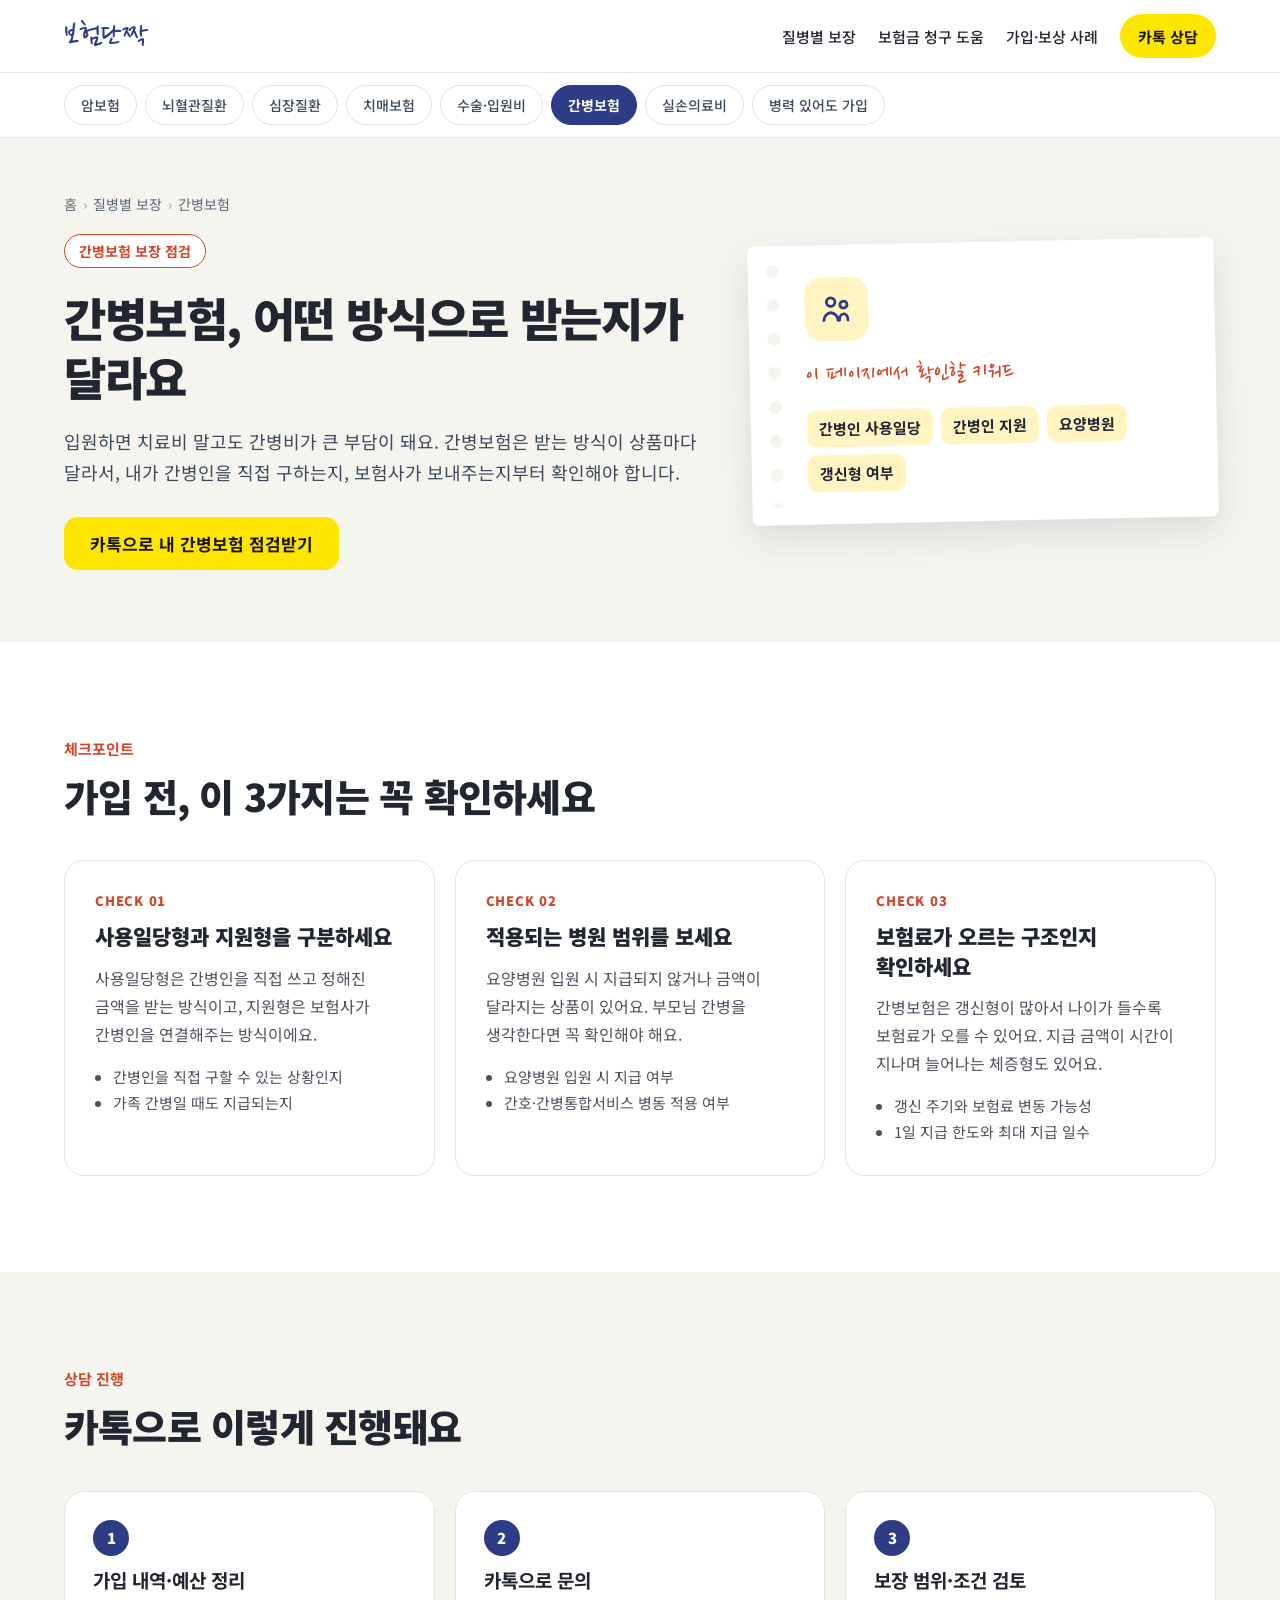
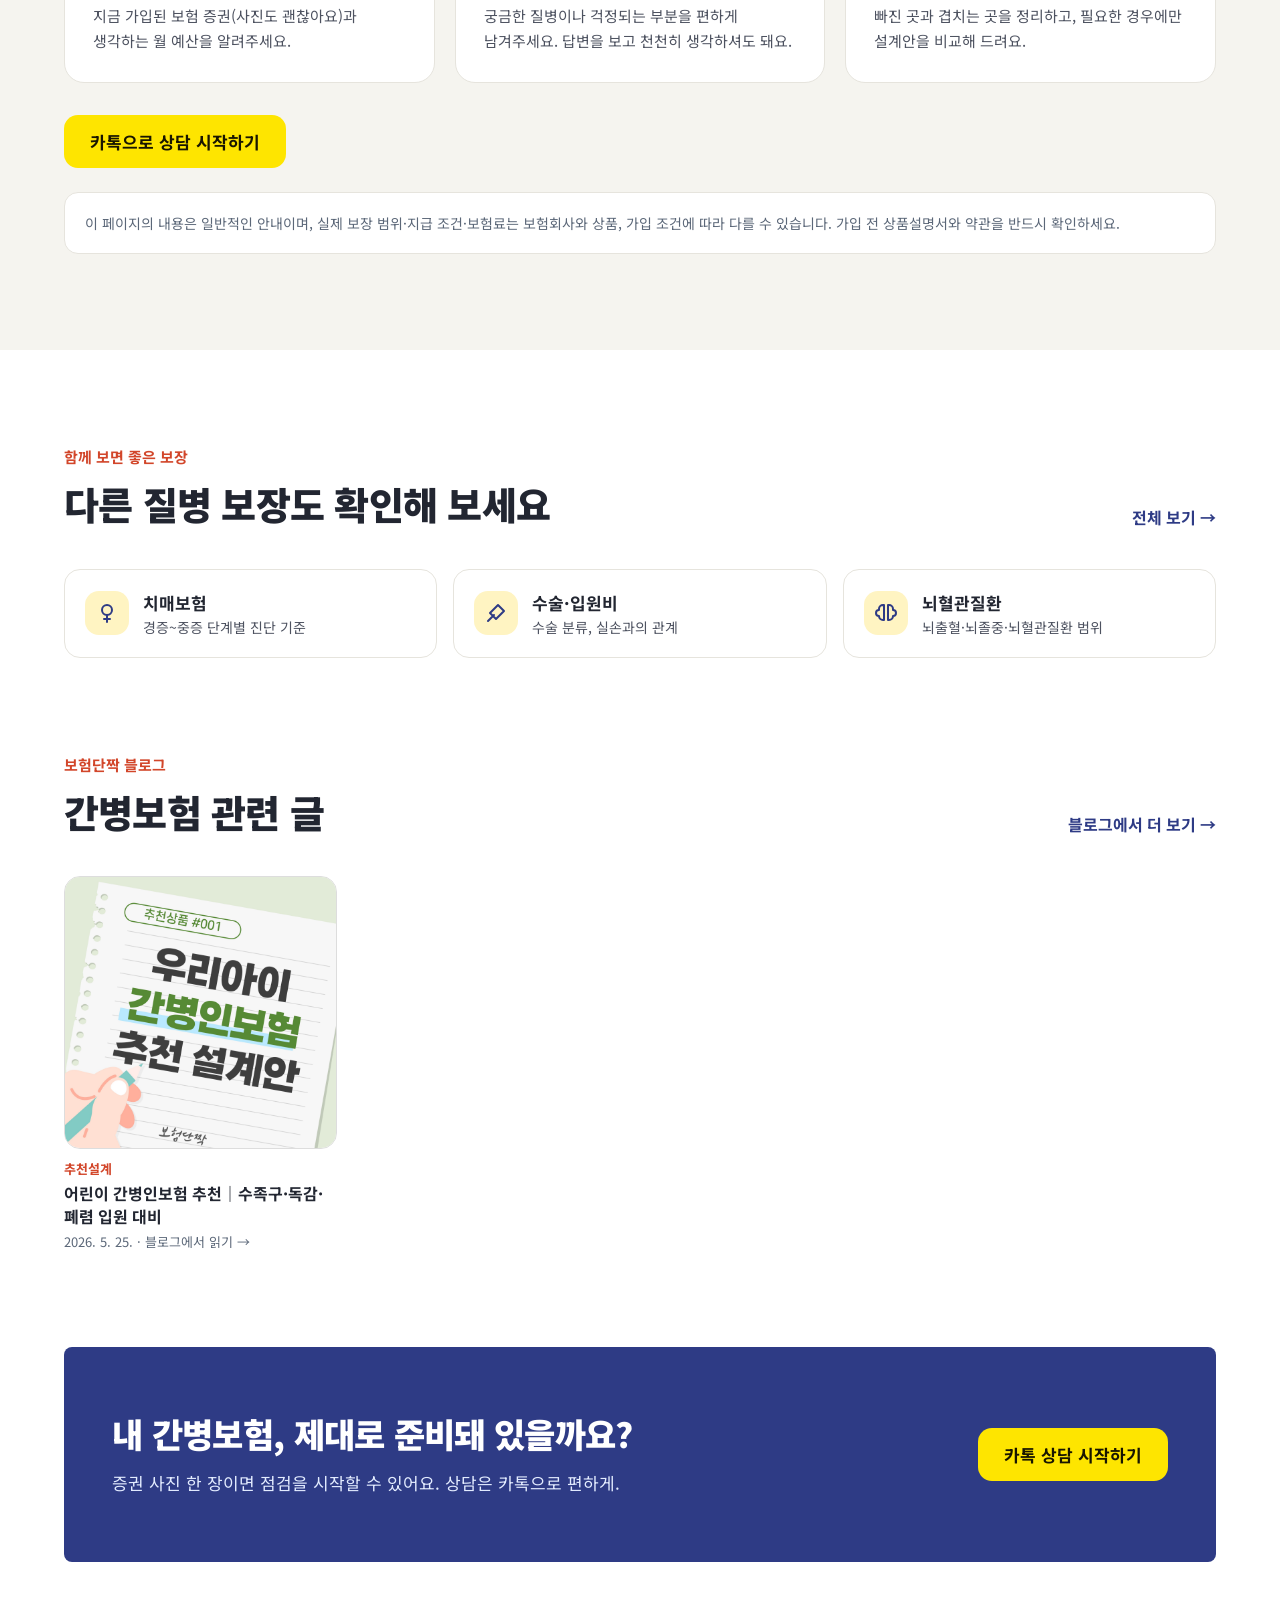
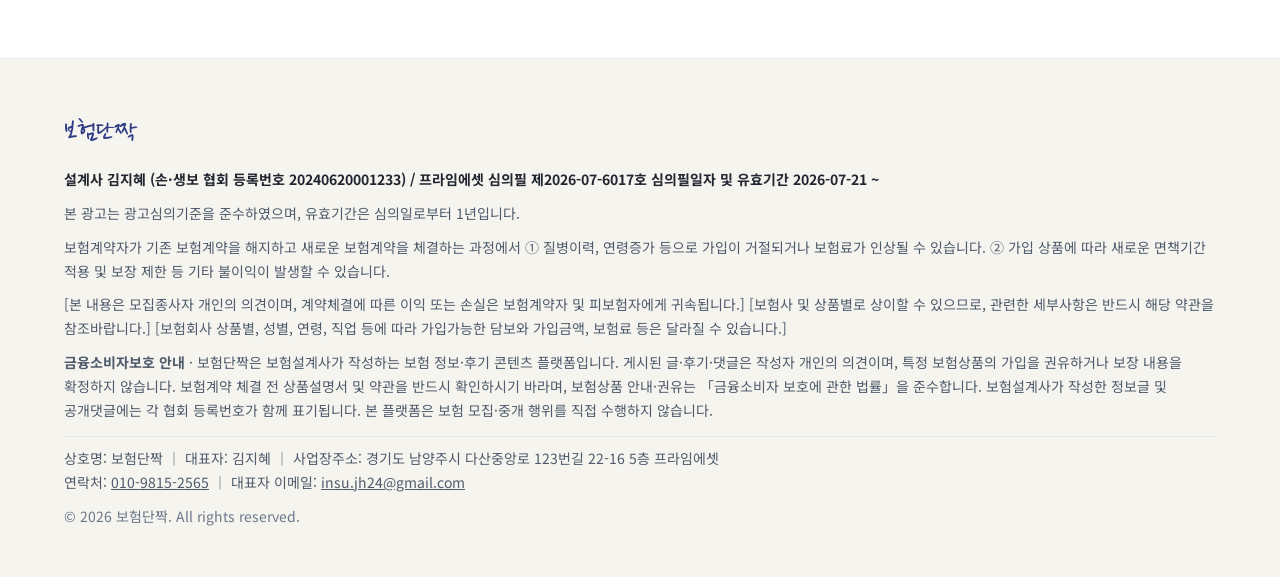
<file: caregiving.html>
<!doctype html>
<html lang="ko">
<head>
<meta charset="utf-8">
<meta name="viewport" content="width=device-width, initial-scale=1">
<title>간병보험 보장 점검 | 보험단짝</title>
<meta name="description" content="입원하면 치료비 말고도 간병비가 큰 부담이 돼요. 간병보험은 받는 방식이 상품마다 달라서, 내가 간병인을 직접 구하는지, 보험사가 보내주는지부터 확인해야 합니다.">
<meta property="og:type" content="article">
<meta property="og:site_name" content="보험단짝">
<meta property="og:title" content="간병보험, 어떤 방식으로 받는지가 달라요 | 보험단짝">
<meta property="og:description" content="입원하면 치료비 말고도 간병비가 큰 부담이 돼요. 간병보험은 받는 방식이 상품마다 달라서, 내가 간병인을 직접 구하는지, 보험사가 보내주는지부터 확인해야 합니다.">
<meta property="og:locale" content="ko_KR">
<link rel="icon" href="data:image/svg+xml,%3Csvg xmlns='http://www.w3.org/2000/svg' viewBox='0 0 64 64'%3E%3Crect width='64' height='64' rx='16' fill='%232E3B85'/%3E%3Ctext x='32' y='42' font-size='26' font-weight='900' text-anchor='middle' fill='white' font-family='sans-serif'%3E%EB%8B%A8%EC%A7%9D%3C/text%3E%3C/svg%3E">
<link rel="preconnect" href="https://fonts.googleapis.com">
<link rel="preconnect" href="https://fonts.gstatic.com" crossorigin>
<link rel="stylesheet" href="https://fonts.googleapis.com/css2?family=Nanum+Pen+Script&family=Noto+Sans+KR:wght@400;500;700;900&display=swap">
<link rel="stylesheet" href="styles.css">
</head>
<body>

<header class="header">
  <div class="wrap">
    <a href="index.html" class="logo" aria-label="보험단짝 홈">
      <span class="logo-mark">단짝</span>
      <span class="logo-name">보험단짝</span>
    </a>
    <nav class="nav" aria-label="주요 메뉴">
      <a href="index.html#disease">질병별 보장</a>
      <a href="index.html#claim">보험금 청구 도움</a>
      <a href="index.html#guide">가입·보상 사례</a>
      <a href="https://open.kakao.com/o/sbVb3pni" target="_blank" rel="noopener" class="btn btn-kakao btn-sm">카톡 상담</a>
    </nav>
  </div>
</header>

<nav class="subnav" aria-label="질병별 보장">
  <div class="wrap">
      <a class="chip" href="cancer.html">암보험</a>
      <a class="chip" href="brain.html">뇌혈관질환</a>
      <a class="chip" href="heart.html">심장질환</a>
      <a class="chip" href="dementia.html">치매보험</a>
      <a class="chip" href="surgery.html">수술·입원비</a>
      <a class="chip" href="caregiving.html" aria-current="page">간병보험</a>
      <a class="chip" href="silson.html">실손의료비</a>
      <a class="chip" href="preexisting.html">병력 있어도 가입</a>
  </div>
</nav>

<main>

<section class="d-hero">
  <div class="wrap">
    <div class="d-hero-text">
      <ol class="crumb"><li><a href="index.html">홈</a></li><li><a href="index.html#disease">질병별 보장</a></li><li aria-current="page">간병보험</li></ol>
      <span class="badge">간병보험 보장 점검</span>
      <h1>간병보험, 어떤 방식으로 받는지가 달라요</h1>
      <p class="lead">입원하면 치료비 말고도 간병비가 큰 부담이 돼요. 간병보험은 받는 방식이 상품마다 달라서, 내가 간병인을 직접 구하는지, 보험사가 보내주는지부터 확인해야 합니다.</p>
      <div class="btns">
        <a href="https://open.kakao.com/o/sbVb3pni" target="_blank" rel="noopener" class="btn btn-kakao">카톡으로 내 간병보험 점검받기</a>
      </div>
    </div>
    <div class="keybox">
      <span class="big-icon"><svg aria-hidden="true" width="34" height="34" viewBox="0 0 24 24" fill="none" stroke="#2E3B85" stroke-width="2" stroke-linecap="round" stroke-linejoin="round"><circle cx="8" cy="7" r="3"/><circle cx="17" cy="9" r="2.5"/><path d="M3 20c0-3 2.5-5.5 5-5.5s5 2.5 5 5.5M14 20c0-2.5 1.3-4.5 3-4.5s3 2 3 4.5"/></svg></span>
      <span class="keybox-title">이 페이지에서 확인할 키워드</span>
      <div class="tags"><span class="tag">간병인 사용일당</span><span class="tag">간병인 지원</span><span class="tag">요양병원</span><span class="tag">갱신형 여부</span></div>
    </div>
  </div>
</section>

<section class="section">
  <div class="wrap">
    <div class="sec-head">
      <span class="eyebrow">체크포인트</span>
      <h2>가입 전, 이 3가지는 꼭 확인하세요</h2>
    </div>
    <div class="checks">
      <div class="checkpt">
        <span class="check-no">CHECK 01</span>
        <h3>사용일당형과 지원형을 구분하세요</h3>
        <p>사용일당형은 간병인을 직접 쓰고 정해진 금액을 받는 방식이고, 지원형은 보험사가 간병인을 연결해주는 방식이에요.</p>
        <ul><li>간병인을 직접 구할 수 있는 상황인지</li><li>가족 간병일 때도 지급되는지</li></ul>
      </div>
      <div class="checkpt">
        <span class="check-no">CHECK 02</span>
        <h3>적용되는 병원 범위를 보세요</h3>
        <p>요양병원 입원 시 지급되지 않거나 금액이 달라지는 상품이 있어요. 부모님 간병을 생각한다면 꼭 확인해야 해요.</p>
        <ul><li>요양병원 입원 시 지급 여부</li><li>간호·간병통합서비스 병동 적용 여부</li></ul>
      </div>
      <div class="checkpt">
        <span class="check-no">CHECK 03</span>
        <h3>보험료가 오르는 구조인지 확인하세요</h3>
        <p>간병보험은 갱신형이 많아서 나이가 들수록 보험료가 오를 수 있어요. 지급 금액이 시간이 지나며 늘어나는 체증형도 있어요.</p>
        <ul><li>갱신 주기와 보험료 변동 가능성</li><li>1일 지급 한도와 최대 지급 일수</li></ul>
      </div>
    </div>
  </div>
</section>

<section class="section soft-section">
  <div class="wrap">
    <div class="sec-head">
      <span class="eyebrow">상담 진행</span>
      <h2>카톡으로 이렇게 진행돼요</h2>
    </div>
    <div class="flow">
      <div class="flow-step"><span class="flow-num">1</span><h3>가입 내역·예산 정리</h3><p>지금 가입된 보험 증권(사진도 괜찮아요)과 생각하는 월 예산을 알려주세요.</p></div>
      <div class="flow-step"><span class="flow-num">2</span><h3>카톡으로 문의</h3><p>궁금한 질병이나 걱정되는 부분을 편하게 남겨주세요. 답변을 보고 천천히 생각하셔도 돼요.</p></div>
      <div class="flow-step"><span class="flow-num">3</span><h3>보장 범위·조건 검토</h3><p>빠진 곳과 겹치는 곳을 정리하고, 필요한 경우에만 설계안을 비교해 드려요.</p></div>
    </div>
    <a href="https://open.kakao.com/o/sbVb3pni" target="_blank" rel="noopener" class="btn btn-kakao">카톡으로 상담 시작하기</a>
    <p class="notice">이 페이지의 내용은 일반적인 안내이며, 실제 보장 범위·지급 조건·보험료는 보험회사와 상품, 가입 조건에 따라 다를 수 있습니다. 가입 전 상품설명서와 약관을 반드시 확인하세요.</p>
  </div>
</section>

<section class="section">
  <div class="wrap">
    <div class="guide-head">
      <div class="sec-head">
        <span class="eyebrow">함께 보면 좋은 보장</span>
        <h2>다른 질병 보장도 확인해 보세요</h2>
      </div>
      <a href="index.html#disease" class="more-link">전체 보기 →</a>
    </div>
    <div class="related">
      <a class="rel" href="dementia.html">
        <span class="icon"><svg aria-hidden="true" width="24" height="24" viewBox="0 0 24 24" fill="none" stroke="#2E3B85" stroke-width="2" stroke-linecap="round" stroke-linejoin="round"><circle cx="12" cy="9" r="5"/><path d="M12 14v7M9 18h6"/></svg></span>
        <span class="rel-text"><span class="rel-name">치매보험</span><span class="rel-desc">경증~중증 단계별 진단 기준</span></span>
      </a>
      <a class="rel" href="surgery.html">
        <span class="icon"><svg aria-hidden="true" width="24" height="24" viewBox="0 0 24 24" fill="none" stroke="#2E3B85" stroke-width="2" stroke-linecap="round" stroke-linejoin="round"><path d="M4 20l6-6M14 4l6 6-8 8-6-6z"/></svg></span>
        <span class="rel-text"><span class="rel-name">수술·입원비</span><span class="rel-desc">수술 분류, 실손과의 관계</span></span>
      </a>
      <a class="rel" href="brain.html">
        <span class="icon"><svg aria-hidden="true" width="24" height="24" viewBox="0 0 24 24" fill="none" stroke="#2E3B85" stroke-width="2" stroke-linecap="round" stroke-linejoin="round"><path d="M9 4a4 4 0 0 0-4 4v1a3 3 0 0 0 0 6 4 4 0 0 0 4 4h1V4z"/><path d="M15 4a4 4 0 0 1 4 4v1a3 3 0 0 1 0 6 4 4 0 0 1-4 4h-1V4z"/></svg></span>
        <span class="rel-text"><span class="rel-name">뇌혈관질환</span><span class="rel-desc">뇌출혈·뇌졸중·뇌혈관질환 범위</span></span>
      </a>
    </div>
  </div>
</section>

<section class="section" style="padding-top:0">
  <div class="wrap">
    <div class="guide-head">
      <div class="sec-head">
        <span class="eyebrow">보험단짝 블로그</span>
        <h2>간병보험 관련 글</h2>
      </div>
      <a href="https://blog.naver.com/cidertt" target="_blank" rel="noopener" class="more-link">블로그에서 더 보기 →</a>
    </div>
    <div class="plist" data-plist="caregiving" data-name="간병보험">
      <a class="pitem noimg" href="https://blog.naver.com/cidertt" target="_blank" rel="noopener"><span class="pitem-body"><span class="pitem-tag">보험단짝 블로그</span><span class="pitem-title">간병보험 관련 글은 블로그에서 확인하세요</span><span class="pitem-meta">블로그로 이동 →</span></span></a>
    </div>
  </div>
</section>

<section class="cta-wrap">
  <div class="wrap">
    <div class="cta">
      <div class="cta-text">
        <h2>내 간병보험, 제대로 준비돼 있을까요?</h2>
        <p>증권 사진 한 장이면 점검을 시작할 수 있어요. 상담은 카톡으로 편하게.</p>
      </div>
      <a href="https://open.kakao.com/o/sbVb3pni" target="_blank" rel="noopener" class="btn btn-kakao">카톡 상담 시작하기</a>
    </div>
  </div>
</section>

</main>

<footer class="footer">
  <div class="wrap">
    <span class="footer-name">보험단짝</span>
    <p class="f-strong">설계사 김지혜 (손·생보 협회 등록번호 20240620001233) / 프라임에셋 심의필 제2026-07-6017호 심의필일자 및 유효기간 2026-07-21 ~</p>
    <p>본 광고는 광고심의기준을 준수하였으며, 유효기간은 심의일로부터 1년입니다.</p>
    <p>보험계약자가 기존 보험계약을 해지하고 새로운 보험계약을 체결하는 과정에서 ① 질병이력, 연령증가 등으로 가입이 거절되거나 보험료가 인상될 수 있습니다. ② 가입 상품에 따라 새로운 면책기간 적용 및 보장 제한 등 기타 불이익이 발생할 수 있습니다.</p>
    <p>[본 내용은 모집종사자 개인의 의견이며, 계약체결에 따른 이익 또는 손실은 보험계약자 및 피보험자에게 귀속됩니다.] [보험사 및 상품별로 상이할 수 있으므로, 관련한 세부사항은 반드시 해당 약관을 참조바랍니다.] [보험회사 상품별, 성별, 연령, 직업 등에 따라 가입가능한 담보와 가입금액, 보험료 등은 달라질 수 있습니다.]</p>
    <p><strong>금융소비자보호 안내</strong> · 보험단짝은 보험설계사가 작성하는 보험 정보·후기 콘텐츠 플랫폼입니다. 게시된 글·후기·댓글은 작성자 개인의 의견이며, 특정 보험상품의 가입을 권유하거나 보장 내용을 확정하지 않습니다. 보험계약 체결 전 상품설명서 및 약관을 반드시 확인하시기 바라며, 보험상품 안내·권유는 「금융소비자 보호에 관한 법률」을 준수합니다. 보험설계사가 작성한 정보글 및 공개댓글에는 각 협회 등록번호가 함께 표기됩니다. 본 플랫폼은 보험 모집·중개 행위를 직접 수행하지 않습니다.</p>
    <p class="f-biz">상호명: 보험단짝 │ 대표자: 김지혜 │ 사업장주소: 경기도 남양주시 다산중앙로 123번길 22-16 5층 프라임에셋<br>연락처: <a href="tel:010-9815-2565">010-9815-2565</a> │ 대표자 이메일: <a href="mailto:insu.jh24@gmail.com">insu.jh24@gmail.com</a></p>
    <span style="color:#6b7789">© 2026 보험단짝. All rights reserved.</span>
  </div>
</footer>

<a href="https://open.kakao.com/o/sbVb3pni" target="_blank" rel="noopener" class="btn btn-kakao float-kakao">카톡으로 상담하기</a>

<script src="js/posts.js" defer></script>
</body>
</html>
</file>
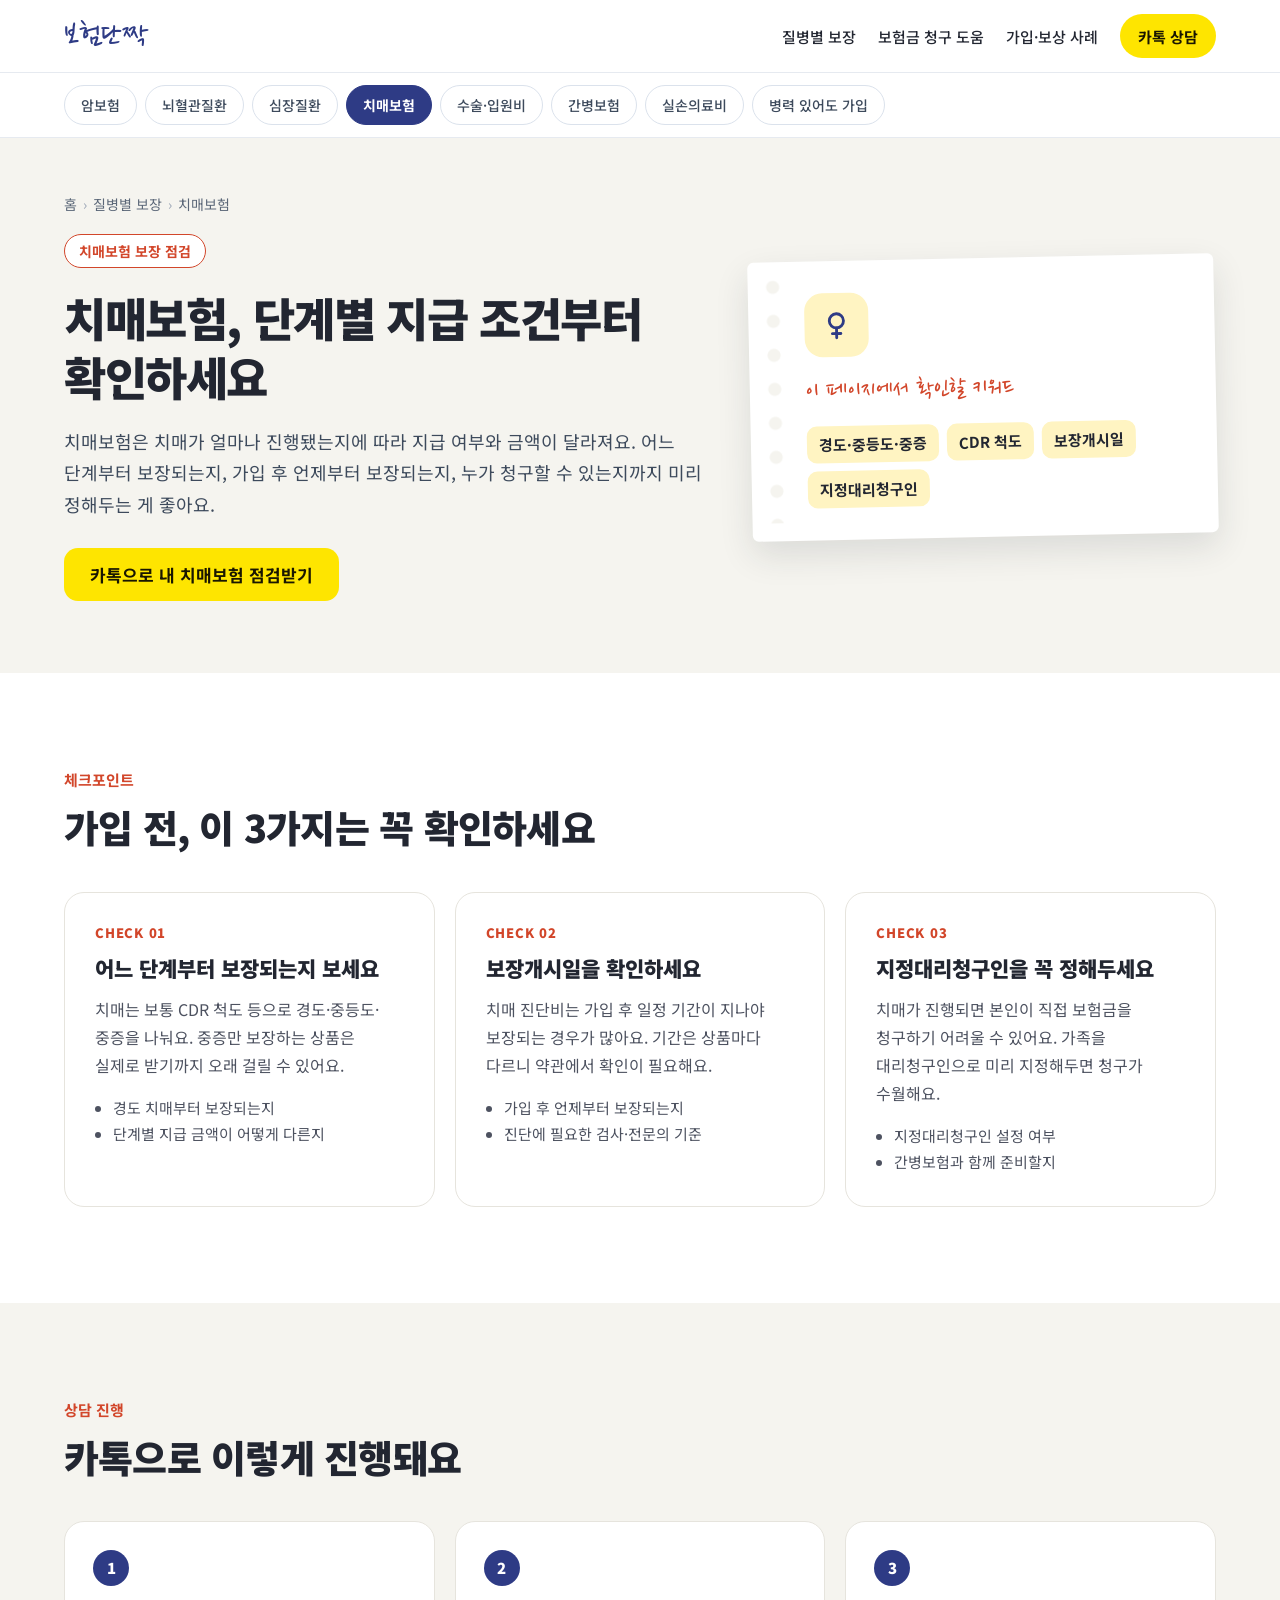
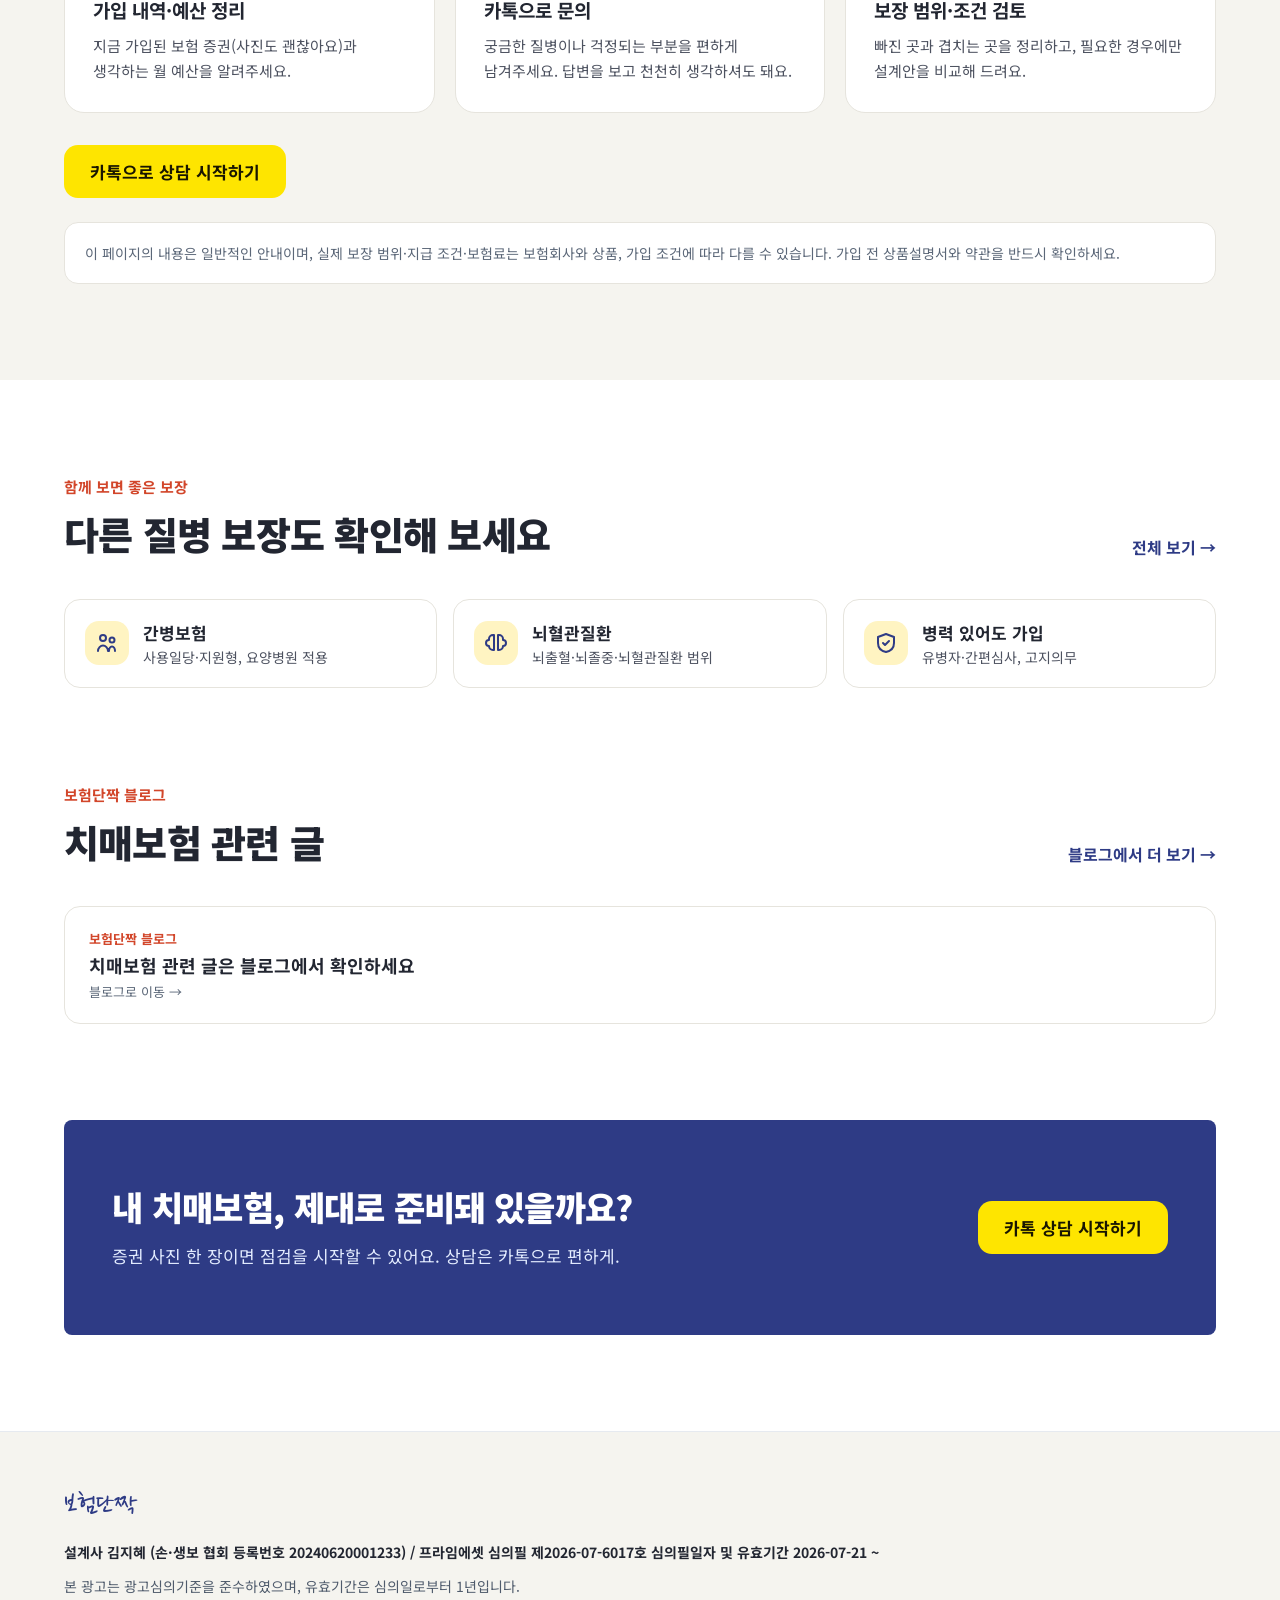
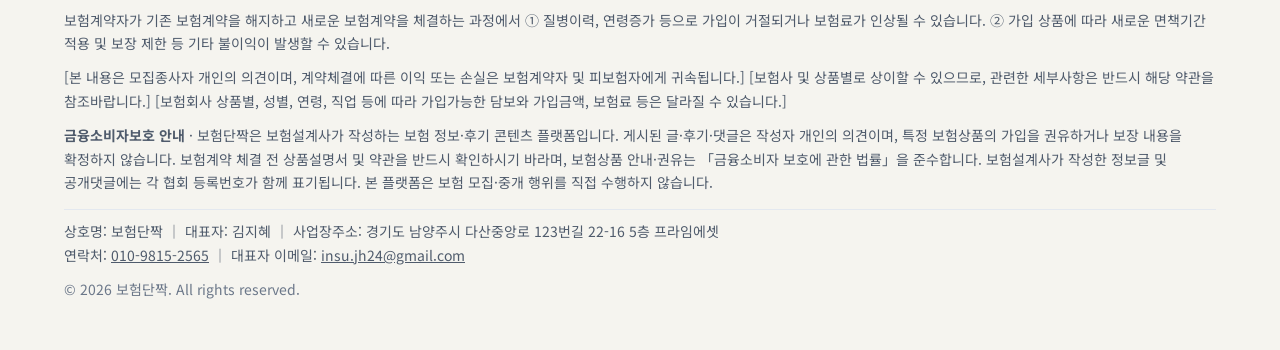
<file: dementia.html>
<!doctype html>
<html lang="ko">
<head>
<meta charset="utf-8">
<meta name="viewport" content="width=device-width, initial-scale=1">
<title>치매보험 보장 점검 | 보험단짝</title>
<meta name="description" content="치매보험은 치매가 얼마나 진행됐는지에 따라 지급 여부와 금액이 달라져요. 어느 단계부터 보장되는지, 가입 후 언제부터 보장되는지, 누가 청구할 수 있는지까지 미리 정해두는 게 좋아요.">
<meta property="og:type" content="article">
<meta property="og:site_name" content="보험단짝">
<meta property="og:title" content="치매보험, 단계별 지급 조건부터 확인하세요 | 보험단짝">
<meta property="og:description" content="치매보험은 치매가 얼마나 진행됐는지에 따라 지급 여부와 금액이 달라져요. 어느 단계부터 보장되는지, 가입 후 언제부터 보장되는지, 누가 청구할 수 있는지까지 미리 정해두는 게 좋아요.">
<meta property="og:locale" content="ko_KR">
<link rel="icon" href="data:image/svg+xml,%3Csvg xmlns='http://www.w3.org/2000/svg' viewBox='0 0 64 64'%3E%3Crect width='64' height='64' rx='16' fill='%232E3B85'/%3E%3Ctext x='32' y='42' font-size='26' font-weight='900' text-anchor='middle' fill='white' font-family='sans-serif'%3E%EB%8B%A8%EC%A7%9D%3C/text%3E%3C/svg%3E">
<link rel="preconnect" href="https://fonts.googleapis.com">
<link rel="preconnect" href="https://fonts.gstatic.com" crossorigin>
<link rel="stylesheet" href="https://fonts.googleapis.com/css2?family=Nanum+Pen+Script&family=Noto+Sans+KR:wght@400;500;700;900&display=swap">
<link rel="stylesheet" href="styles.css">
</head>
<body>

<header class="header">
  <div class="wrap">
    <a href="index.html" class="logo" aria-label="보험단짝 홈">
      <span class="logo-mark">단짝</span>
      <span class="logo-name">보험단짝</span>
    </a>
    <nav class="nav" aria-label="주요 메뉴">
      <a href="index.html#disease">질병별 보장</a>
      <a href="index.html#claim">보험금 청구 도움</a>
      <a href="index.html#guide">가입·보상 사례</a>
      <a href="https://open.kakao.com/o/sbVb3pni" target="_blank" rel="noopener" class="btn btn-kakao btn-sm">카톡 상담</a>
    </nav>
  </div>
</header>

<nav class="subnav" aria-label="질병별 보장">
  <div class="wrap">
      <a class="chip" href="cancer.html">암보험</a>
      <a class="chip" href="brain.html">뇌혈관질환</a>
      <a class="chip" href="heart.html">심장질환</a>
      <a class="chip" href="dementia.html" aria-current="page">치매보험</a>
      <a class="chip" href="surgery.html">수술·입원비</a>
      <a class="chip" href="caregiving.html">간병보험</a>
      <a class="chip" href="silson.html">실손의료비</a>
      <a class="chip" href="preexisting.html">병력 있어도 가입</a>
  </div>
</nav>

<main>

<section class="d-hero">
  <div class="wrap">
    <div class="d-hero-text">
      <ol class="crumb"><li><a href="index.html">홈</a></li><li><a href="index.html#disease">질병별 보장</a></li><li aria-current="page">치매보험</li></ol>
      <span class="badge">치매보험 보장 점검</span>
      <h1>치매보험, 단계별 지급 조건부터 확인하세요</h1>
      <p class="lead">치매보험은 치매가 얼마나 진행됐는지에 따라 지급 여부와 금액이 달라져요. 어느 단계부터 보장되는지, 가입 후 언제부터 보장되는지, 누가 청구할 수 있는지까지 미리 정해두는 게 좋아요.</p>
      <div class="btns">
        <a href="https://open.kakao.com/o/sbVb3pni" target="_blank" rel="noopener" class="btn btn-kakao">카톡으로 내 치매보험 점검받기</a>
      </div>
    </div>
    <div class="keybox">
      <span class="big-icon"><svg aria-hidden="true" width="34" height="34" viewBox="0 0 24 24" fill="none" stroke="#2E3B85" stroke-width="2" stroke-linecap="round" stroke-linejoin="round"><circle cx="12" cy="9" r="5"/><path d="M12 14v7M9 18h6"/></svg></span>
      <span class="keybox-title">이 페이지에서 확인할 키워드</span>
      <div class="tags"><span class="tag">경도·중등도·중증</span><span class="tag">CDR 척도</span><span class="tag">보장개시일</span><span class="tag">지정대리청구인</span></div>
    </div>
  </div>
</section>

<section class="section">
  <div class="wrap">
    <div class="sec-head">
      <span class="eyebrow">체크포인트</span>
      <h2>가입 전, 이 3가지는 꼭 확인하세요</h2>
    </div>
    <div class="checks">
      <div class="checkpt">
        <span class="check-no">CHECK 01</span>
        <h3>어느 단계부터 보장되는지 보세요</h3>
        <p>치매는 보통 CDR 척도 등으로 경도·중등도·중증을 나눠요. 중증만 보장하는 상품은 실제로 받기까지 오래 걸릴 수 있어요.</p>
        <ul><li>경도 치매부터 보장되는지</li><li>단계별 지급 금액이 어떻게 다른지</li></ul>
      </div>
      <div class="checkpt">
        <span class="check-no">CHECK 02</span>
        <h3>보장개시일을 확인하세요</h3>
        <p>치매 진단비는 가입 후 일정 기간이 지나야 보장되는 경우가 많아요. 기간은 상품마다 다르니 약관에서 확인이 필요해요.</p>
        <ul><li>가입 후 언제부터 보장되는지</li><li>진단에 필요한 검사·전문의 기준</li></ul>
      </div>
      <div class="checkpt">
        <span class="check-no">CHECK 03</span>
        <h3>지정대리청구인을 꼭 정해두세요</h3>
        <p>치매가 진행되면 본인이 직접 보험금을 청구하기 어려울 수 있어요. 가족을 대리청구인으로 미리 지정해두면 청구가 수월해요.</p>
        <ul><li>지정대리청구인 설정 여부</li><li>간병보험과 함께 준비할지</li></ul>
      </div>
    </div>
  </div>
</section>

<section class="section soft-section">
  <div class="wrap">
    <div class="sec-head">
      <span class="eyebrow">상담 진행</span>
      <h2>카톡으로 이렇게 진행돼요</h2>
    </div>
    <div class="flow">
      <div class="flow-step"><span class="flow-num">1</span><h3>가입 내역·예산 정리</h3><p>지금 가입된 보험 증권(사진도 괜찮아요)과 생각하는 월 예산을 알려주세요.</p></div>
      <div class="flow-step"><span class="flow-num">2</span><h3>카톡으로 문의</h3><p>궁금한 질병이나 걱정되는 부분을 편하게 남겨주세요. 답변을 보고 천천히 생각하셔도 돼요.</p></div>
      <div class="flow-step"><span class="flow-num">3</span><h3>보장 범위·조건 검토</h3><p>빠진 곳과 겹치는 곳을 정리하고, 필요한 경우에만 설계안을 비교해 드려요.</p></div>
    </div>
    <a href="https://open.kakao.com/o/sbVb3pni" target="_blank" rel="noopener" class="btn btn-kakao">카톡으로 상담 시작하기</a>
    <p class="notice">이 페이지의 내용은 일반적인 안내이며, 실제 보장 범위·지급 조건·보험료는 보험회사와 상품, 가입 조건에 따라 다를 수 있습니다. 가입 전 상품설명서와 약관을 반드시 확인하세요.</p>
  </div>
</section>

<section class="section">
  <div class="wrap">
    <div class="guide-head">
      <div class="sec-head">
        <span class="eyebrow">함께 보면 좋은 보장</span>
        <h2>다른 질병 보장도 확인해 보세요</h2>
      </div>
      <a href="index.html#disease" class="more-link">전체 보기 →</a>
    </div>
    <div class="related">
      <a class="rel" href="caregiving.html">
        <span class="icon"><svg aria-hidden="true" width="24" height="24" viewBox="0 0 24 24" fill="none" stroke="#2E3B85" stroke-width="2" stroke-linecap="round" stroke-linejoin="round"><circle cx="8" cy="7" r="3"/><circle cx="17" cy="9" r="2.5"/><path d="M3 20c0-3 2.5-5.5 5-5.5s5 2.5 5 5.5M14 20c0-2.5 1.3-4.5 3-4.5s3 2 3 4.5"/></svg></span>
        <span class="rel-text"><span class="rel-name">간병보험</span><span class="rel-desc">사용일당·지원형, 요양병원 적용</span></span>
      </a>
      <a class="rel" href="brain.html">
        <span class="icon"><svg aria-hidden="true" width="24" height="24" viewBox="0 0 24 24" fill="none" stroke="#2E3B85" stroke-width="2" stroke-linecap="round" stroke-linejoin="round"><path d="M9 4a4 4 0 0 0-4 4v1a3 3 0 0 0 0 6 4 4 0 0 0 4 4h1V4z"/><path d="M15 4a4 4 0 0 1 4 4v1a3 3 0 0 1 0 6 4 4 0 0 1-4 4h-1V4z"/></svg></span>
        <span class="rel-text"><span class="rel-name">뇌혈관질환</span><span class="rel-desc">뇌출혈·뇌졸중·뇌혈관질환 범위</span></span>
      </a>
      <a class="rel" href="preexisting.html">
        <span class="icon"><svg aria-hidden="true" width="24" height="24" viewBox="0 0 24 24" fill="none" stroke="#2E3B85" stroke-width="2" stroke-linecap="round" stroke-linejoin="round"><path d="M12 3l8 3v6c0 5-3.5 8-8 9-4.5-1-8-4-8-9V6z"/><path d="M9 12l2 2 4-4"/></svg></span>
        <span class="rel-text"><span class="rel-name">병력 있어도 가입</span><span class="rel-desc">유병자·간편심사, 고지의무</span></span>
      </a>
    </div>
  </div>
</section>

<section class="section" style="padding-top:0">
  <div class="wrap">
    <div class="guide-head">
      <div class="sec-head">
        <span class="eyebrow">보험단짝 블로그</span>
        <h2>치매보험 관련 글</h2>
      </div>
      <a href="https://blog.naver.com/cidertt" target="_blank" rel="noopener" class="more-link">블로그에서 더 보기 →</a>
    </div>
    <div class="plist" data-plist="dementia" data-name="치매보험">
      <a class="pitem noimg" href="https://blog.naver.com/cidertt" target="_blank" rel="noopener"><span class="pitem-body"><span class="pitem-tag">보험단짝 블로그</span><span class="pitem-title">치매보험 관련 글은 블로그에서 확인하세요</span><span class="pitem-meta">블로그로 이동 →</span></span></a>
    </div>
  </div>
</section>

<section class="cta-wrap">
  <div class="wrap">
    <div class="cta">
      <div class="cta-text">
        <h2>내 치매보험, 제대로 준비돼 있을까요?</h2>
        <p>증권 사진 한 장이면 점검을 시작할 수 있어요. 상담은 카톡으로 편하게.</p>
      </div>
      <a href="https://open.kakao.com/o/sbVb3pni" target="_blank" rel="noopener" class="btn btn-kakao">카톡 상담 시작하기</a>
    </div>
  </div>
</section>

</main>

<footer class="footer">
  <div class="wrap">
    <span class="footer-name">보험단짝</span>
    <p class="f-strong">설계사 김지혜 (손·생보 협회 등록번호 20240620001233) / 프라임에셋 심의필 제2026-07-6017호 심의필일자 및 유효기간 2026-07-21 ~</p>
    <p>본 광고는 광고심의기준을 준수하였으며, 유효기간은 심의일로부터 1년입니다.</p>
    <p>보험계약자가 기존 보험계약을 해지하고 새로운 보험계약을 체결하는 과정에서 ① 질병이력, 연령증가 등으로 가입이 거절되거나 보험료가 인상될 수 있습니다. ② 가입 상품에 따라 새로운 면책기간 적용 및 보장 제한 등 기타 불이익이 발생할 수 있습니다.</p>
    <p>[본 내용은 모집종사자 개인의 의견이며, 계약체결에 따른 이익 또는 손실은 보험계약자 및 피보험자에게 귀속됩니다.] [보험사 및 상품별로 상이할 수 있으므로, 관련한 세부사항은 반드시 해당 약관을 참조바랍니다.] [보험회사 상품별, 성별, 연령, 직업 등에 따라 가입가능한 담보와 가입금액, 보험료 등은 달라질 수 있습니다.]</p>
    <p><strong>금융소비자보호 안내</strong> · 보험단짝은 보험설계사가 작성하는 보험 정보·후기 콘텐츠 플랫폼입니다. 게시된 글·후기·댓글은 작성자 개인의 의견이며, 특정 보험상품의 가입을 권유하거나 보장 내용을 확정하지 않습니다. 보험계약 체결 전 상품설명서 및 약관을 반드시 확인하시기 바라며, 보험상품 안내·권유는 「금융소비자 보호에 관한 법률」을 준수합니다. 보험설계사가 작성한 정보글 및 공개댓글에는 각 협회 등록번호가 함께 표기됩니다. 본 플랫폼은 보험 모집·중개 행위를 직접 수행하지 않습니다.</p>
    <p class="f-biz">상호명: 보험단짝 │ 대표자: 김지혜 │ 사업장주소: 경기도 남양주시 다산중앙로 123번길 22-16 5층 프라임에셋<br>연락처: <a href="tel:010-9815-2565">010-9815-2565</a> │ 대표자 이메일: <a href="mailto:insu.jh24@gmail.com">insu.jh24@gmail.com</a></p>
    <span style="color:#6b7789">© 2026 보험단짝. All rights reserved.</span>
  </div>
</footer>

<a href="https://open.kakao.com/o/sbVb3pni" target="_blank" rel="noopener" class="btn btn-kakao float-kakao">카톡으로 상담하기</a>

<script src="js/posts.js" defer></script>
</body>
</html>
</file>
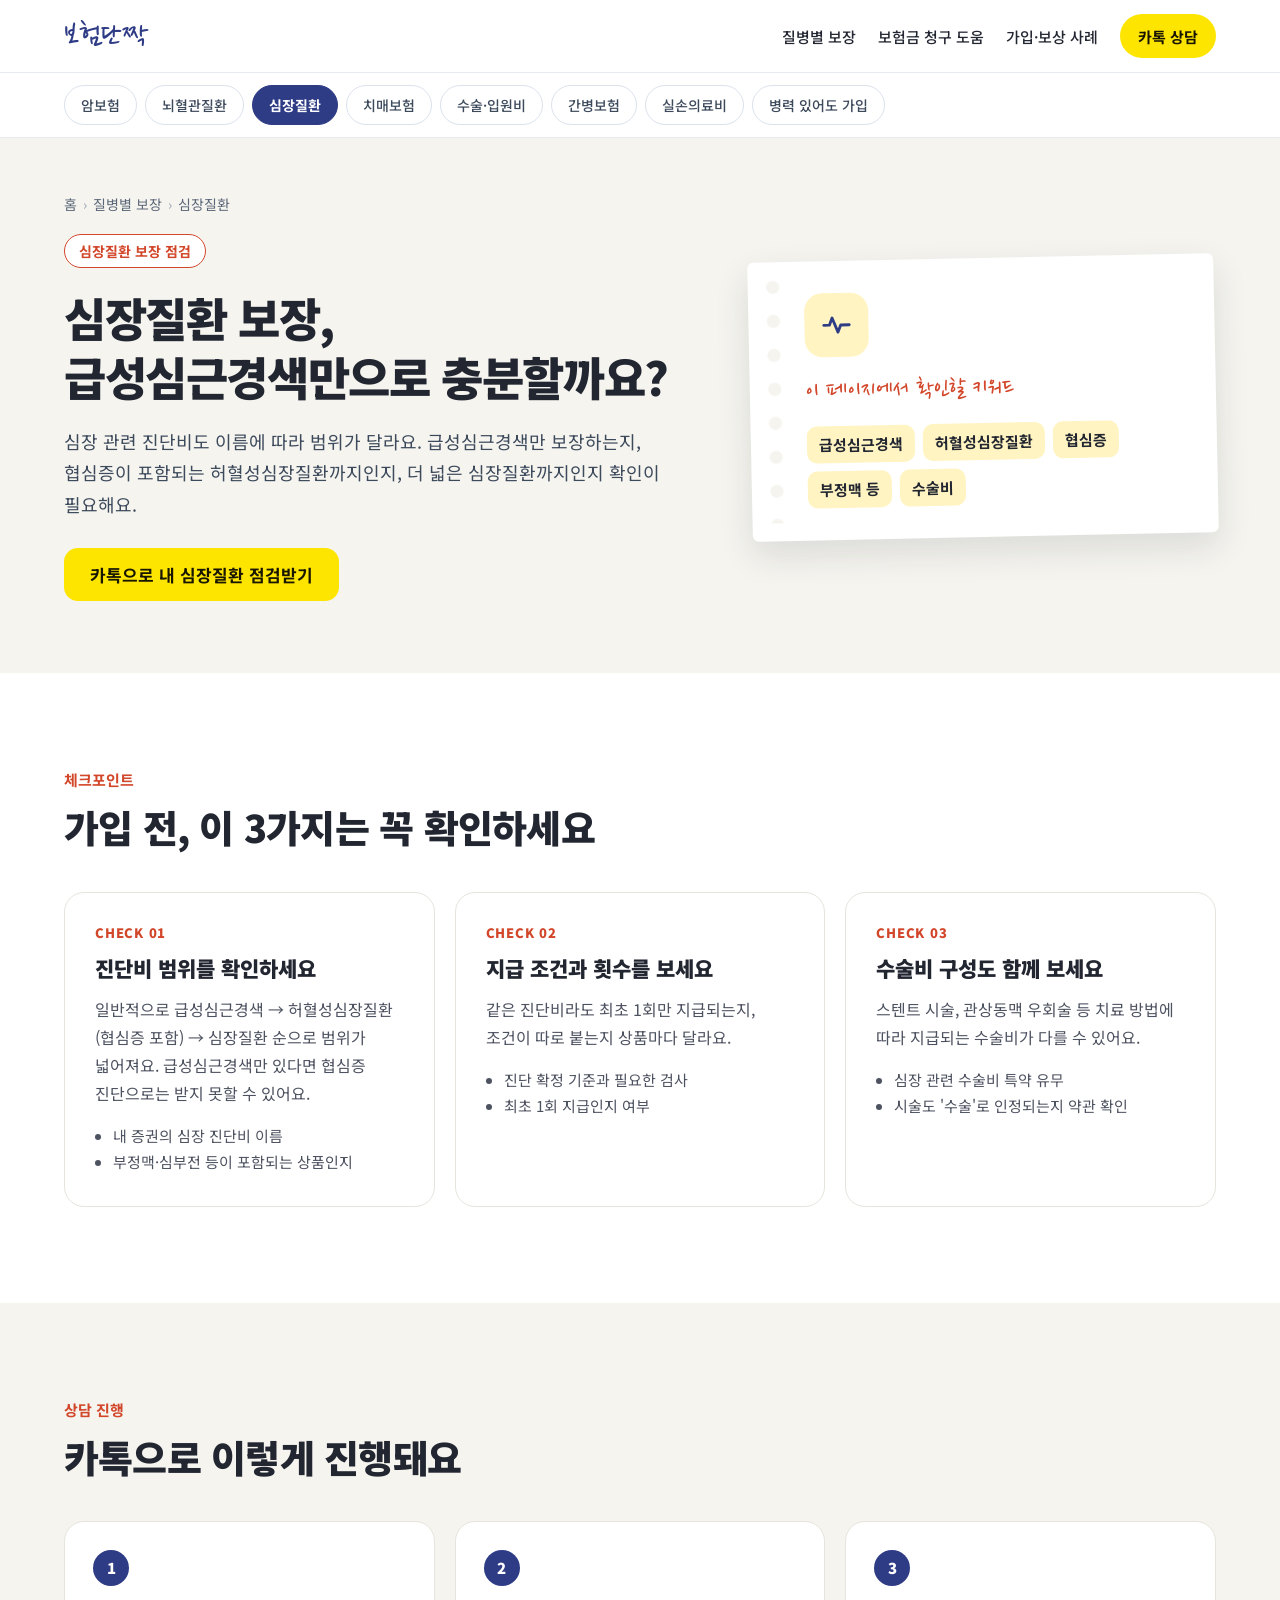
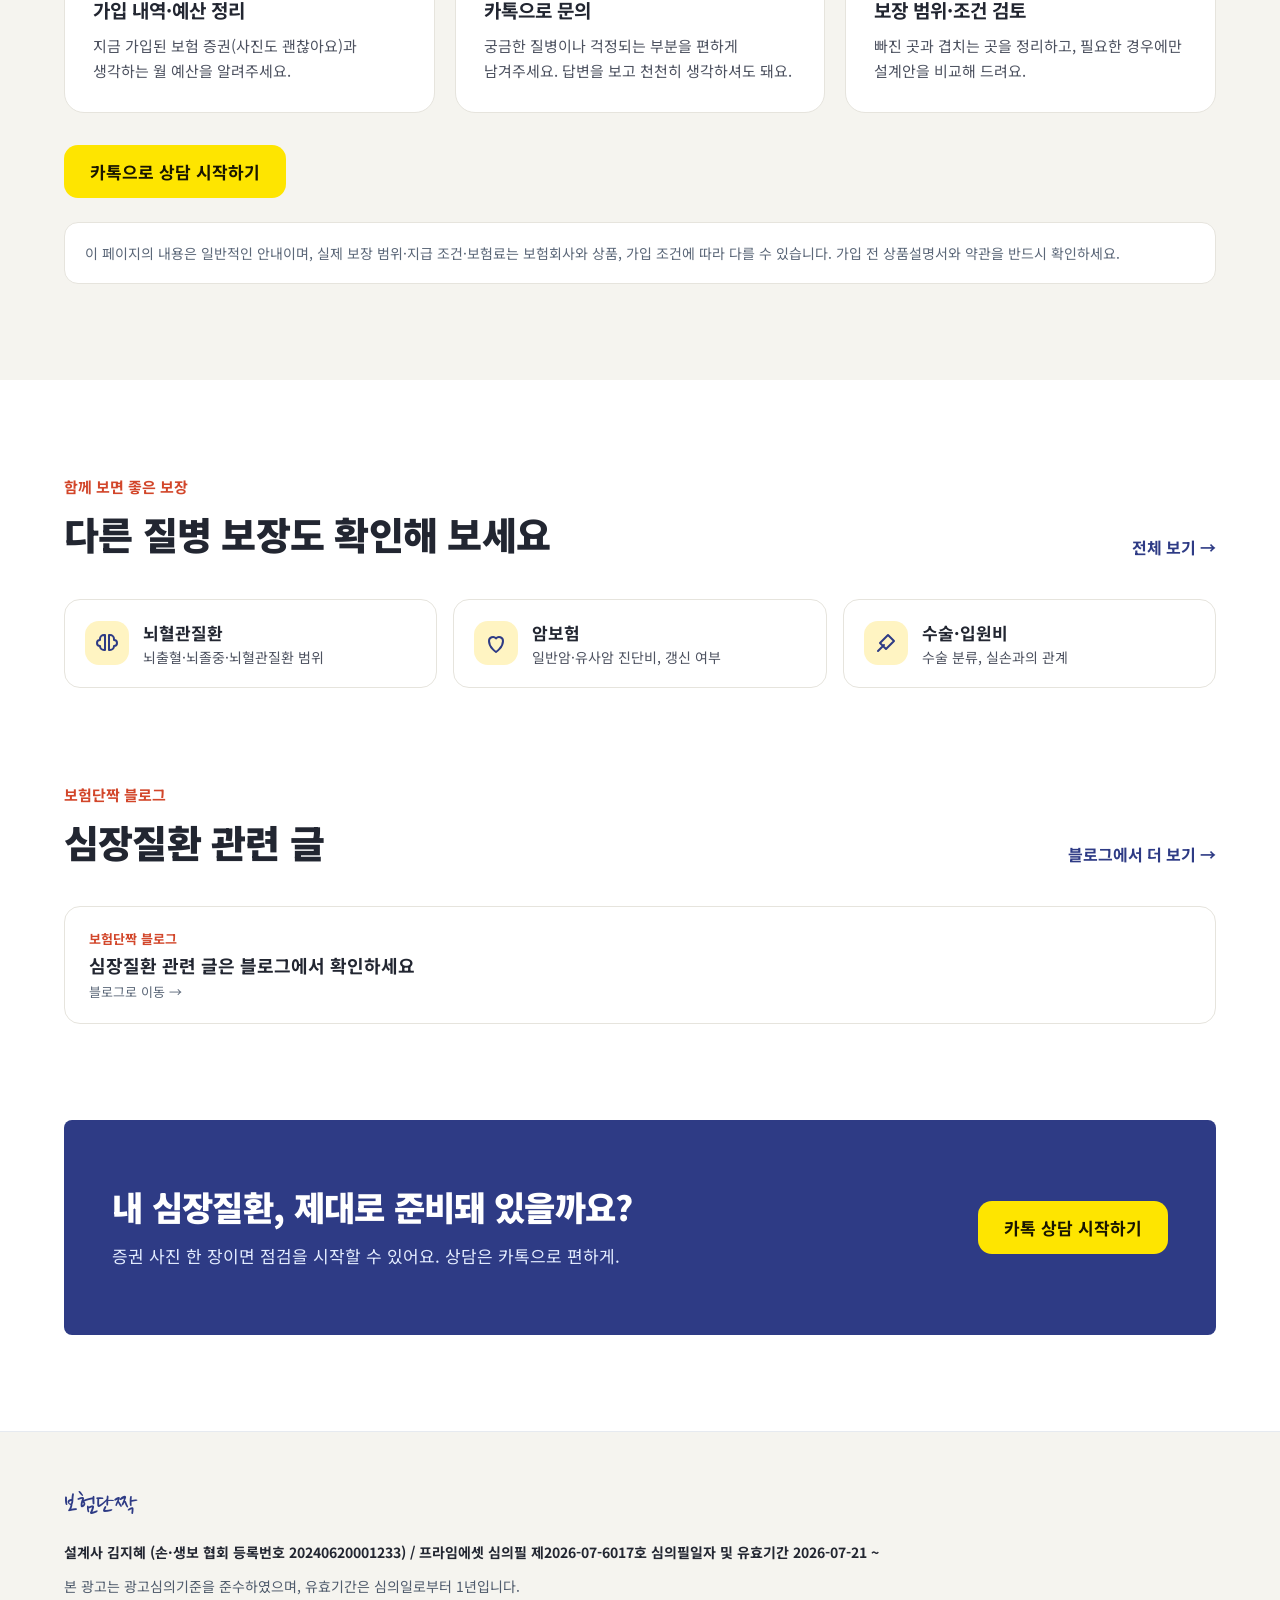
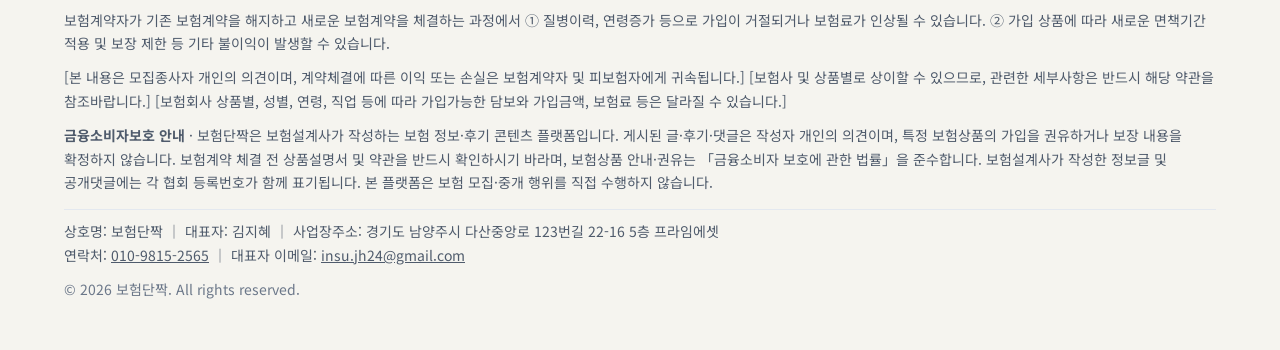
<file: heart.html>
<!doctype html>
<html lang="ko">
<head>
<meta charset="utf-8">
<meta name="viewport" content="width=device-width, initial-scale=1">
<title>심장질환 보장 점검 | 보험단짝</title>
<meta name="description" content="심장 관련 진단비도 이름에 따라 범위가 달라요. 급성심근경색만 보장하는지, 협심증이 포함되는 허혈성심장질환까지인지, 더 넓은 심장질환까지인지 확인이 필요해요.">
<meta property="og:type" content="article">
<meta property="og:site_name" content="보험단짝">
<meta property="og:title" content="심장질환 보장, 급성심근경색만으로 충분할까요? | 보험단짝">
<meta property="og:description" content="심장 관련 진단비도 이름에 따라 범위가 달라요. 급성심근경색만 보장하는지, 협심증이 포함되는 허혈성심장질환까지인지, 더 넓은 심장질환까지인지 확인이 필요해요.">
<meta property="og:locale" content="ko_KR">
<link rel="icon" href="data:image/svg+xml,%3Csvg xmlns='http://www.w3.org/2000/svg' viewBox='0 0 64 64'%3E%3Crect width='64' height='64' rx='16' fill='%232E3B85'/%3E%3Ctext x='32' y='42' font-size='26' font-weight='900' text-anchor='middle' fill='white' font-family='sans-serif'%3E%EB%8B%A8%EC%A7%9D%3C/text%3E%3C/svg%3E">
<link rel="preconnect" href="https://fonts.googleapis.com">
<link rel="preconnect" href="https://fonts.gstatic.com" crossorigin>
<link rel="stylesheet" href="https://fonts.googleapis.com/css2?family=Nanum+Pen+Script&family=Noto+Sans+KR:wght@400;500;700;900&display=swap">
<link rel="stylesheet" href="styles.css">
</head>
<body>

<header class="header">
  <div class="wrap">
    <a href="index.html" class="logo" aria-label="보험단짝 홈">
      <span class="logo-mark">단짝</span>
      <span class="logo-name">보험단짝</span>
    </a>
    <nav class="nav" aria-label="주요 메뉴">
      <a href="index.html#disease">질병별 보장</a>
      <a href="index.html#claim">보험금 청구 도움</a>
      <a href="index.html#guide">가입·보상 사례</a>
      <a href="https://open.kakao.com/o/sbVb3pni" target="_blank" rel="noopener" class="btn btn-kakao btn-sm">카톡 상담</a>
    </nav>
  </div>
</header>

<nav class="subnav" aria-label="질병별 보장">
  <div class="wrap">
      <a class="chip" href="cancer.html">암보험</a>
      <a class="chip" href="brain.html">뇌혈관질환</a>
      <a class="chip" href="heart.html" aria-current="page">심장질환</a>
      <a class="chip" href="dementia.html">치매보험</a>
      <a class="chip" href="surgery.html">수술·입원비</a>
      <a class="chip" href="caregiving.html">간병보험</a>
      <a class="chip" href="silson.html">실손의료비</a>
      <a class="chip" href="preexisting.html">병력 있어도 가입</a>
  </div>
</nav>

<main>

<section class="d-hero">
  <div class="wrap">
    <div class="d-hero-text">
      <ol class="crumb"><li><a href="index.html">홈</a></li><li><a href="index.html#disease">질병별 보장</a></li><li aria-current="page">심장질환</li></ol>
      <span class="badge">심장질환 보장 점검</span>
      <h1>심장질환 보장, 급성심근경색만으로 충분할까요?</h1>
      <p class="lead">심장 관련 진단비도 이름에 따라 범위가 달라요. 급성심근경색만 보장하는지, 협심증이 포함되는 허혈성심장질환까지인지, 더 넓은 심장질환까지인지 확인이 필요해요.</p>
      <div class="btns">
        <a href="https://open.kakao.com/o/sbVb3pni" target="_blank" rel="noopener" class="btn btn-kakao">카톡으로 내 심장질환 점검받기</a>
      </div>
    </div>
    <div class="keybox">
      <span class="big-icon"><svg aria-hidden="true" width="34" height="34" viewBox="0 0 24 24" fill="none" stroke="#2E3B85" stroke-width="2" stroke-linecap="round" stroke-linejoin="round"><path d="M3 12h4l2-5 4 10 2-5h6"/></svg></span>
      <span class="keybox-title">이 페이지에서 확인할 키워드</span>
      <div class="tags"><span class="tag">급성심근경색</span><span class="tag">허혈성심장질환</span><span class="tag">협심증</span><span class="tag">부정맥 등</span><span class="tag">수술비</span></div>
    </div>
  </div>
</section>

<section class="section">
  <div class="wrap">
    <div class="sec-head">
      <span class="eyebrow">체크포인트</span>
      <h2>가입 전, 이 3가지는 꼭 확인하세요</h2>
    </div>
    <div class="checks">
      <div class="checkpt">
        <span class="check-no">CHECK 01</span>
        <h3>진단비 범위를 확인하세요</h3>
        <p>일반적으로 급성심근경색 → 허혈성심장질환(협심증 포함) → 심장질환 순으로 범위가 넓어져요. 급성심근경색만 있다면 협심증 진단으로는 받지 못할 수 있어요.</p>
        <ul><li>내 증권의 심장 진단비 이름</li><li>부정맥·심부전 등이 포함되는 상품인지</li></ul>
      </div>
      <div class="checkpt">
        <span class="check-no">CHECK 02</span>
        <h3>지급 조건과 횟수를 보세요</h3>
        <p>같은 진단비라도 최초 1회만 지급되는지, 조건이 따로 붙는지 상품마다 달라요.</p>
        <ul><li>진단 확정 기준과 필요한 검사</li><li>최초 1회 지급인지 여부</li></ul>
      </div>
      <div class="checkpt">
        <span class="check-no">CHECK 03</span>
        <h3>수술비 구성도 함께 보세요</h3>
        <p>스텐트 시술, 관상동맥 우회술 등 치료 방법에 따라 지급되는 수술비가 다를 수 있어요.</p>
        <ul><li>심장 관련 수술비 특약 유무</li><li>시술도 '수술'로 인정되는지 약관 확인</li></ul>
      </div>
    </div>
  </div>
</section>

<section class="section soft-section">
  <div class="wrap">
    <div class="sec-head">
      <span class="eyebrow">상담 진행</span>
      <h2>카톡으로 이렇게 진행돼요</h2>
    </div>
    <div class="flow">
      <div class="flow-step"><span class="flow-num">1</span><h3>가입 내역·예산 정리</h3><p>지금 가입된 보험 증권(사진도 괜찮아요)과 생각하는 월 예산을 알려주세요.</p></div>
      <div class="flow-step"><span class="flow-num">2</span><h3>카톡으로 문의</h3><p>궁금한 질병이나 걱정되는 부분을 편하게 남겨주세요. 답변을 보고 천천히 생각하셔도 돼요.</p></div>
      <div class="flow-step"><span class="flow-num">3</span><h3>보장 범위·조건 검토</h3><p>빠진 곳과 겹치는 곳을 정리하고, 필요한 경우에만 설계안을 비교해 드려요.</p></div>
    </div>
    <a href="https://open.kakao.com/o/sbVb3pni" target="_blank" rel="noopener" class="btn btn-kakao">카톡으로 상담 시작하기</a>
    <p class="notice">이 페이지의 내용은 일반적인 안내이며, 실제 보장 범위·지급 조건·보험료는 보험회사와 상품, 가입 조건에 따라 다를 수 있습니다. 가입 전 상품설명서와 약관을 반드시 확인하세요.</p>
  </div>
</section>

<section class="section">
  <div class="wrap">
    <div class="guide-head">
      <div class="sec-head">
        <span class="eyebrow">함께 보면 좋은 보장</span>
        <h2>다른 질병 보장도 확인해 보세요</h2>
      </div>
      <a href="index.html#disease" class="more-link">전체 보기 →</a>
    </div>
    <div class="related">
      <a class="rel" href="brain.html">
        <span class="icon"><svg aria-hidden="true" width="24" height="24" viewBox="0 0 24 24" fill="none" stroke="#2E3B85" stroke-width="2" stroke-linecap="round" stroke-linejoin="round"><path d="M9 4a4 4 0 0 0-4 4v1a3 3 0 0 0 0 6 4 4 0 0 0 4 4h1V4z"/><path d="M15 4a4 4 0 0 1 4 4v1a3 3 0 0 1 0 6 4 4 0 0 1-4 4h-1V4z"/></svg></span>
        <span class="rel-text"><span class="rel-name">뇌혈관질환</span><span class="rel-desc">뇌출혈·뇌졸중·뇌혈관질환 범위</span></span>
      </a>
      <a class="rel" href="cancer.html">
        <span class="icon"><svg aria-hidden="true" width="24" height="24" viewBox="0 0 24 24" fill="none" stroke="#2E3B85" stroke-width="2" stroke-linecap="round" stroke-linejoin="round"><path d="M12 21s-7-4.5-7-11a4 4 0 0 1 7-2.6A4 4 0 0 1 19 10c0 6.5-7 11-7 11z"/></svg></span>
        <span class="rel-text"><span class="rel-name">암보험</span><span class="rel-desc">일반암·유사암 진단비, 갱신 여부</span></span>
      </a>
      <a class="rel" href="surgery.html">
        <span class="icon"><svg aria-hidden="true" width="24" height="24" viewBox="0 0 24 24" fill="none" stroke="#2E3B85" stroke-width="2" stroke-linecap="round" stroke-linejoin="round"><path d="M4 20l6-6M14 4l6 6-8 8-6-6z"/></svg></span>
        <span class="rel-text"><span class="rel-name">수술·입원비</span><span class="rel-desc">수술 분류, 실손과의 관계</span></span>
      </a>
    </div>
  </div>
</section>

<section class="section" style="padding-top:0">
  <div class="wrap">
    <div class="guide-head">
      <div class="sec-head">
        <span class="eyebrow">보험단짝 블로그</span>
        <h2>심장질환 관련 글</h2>
      </div>
      <a href="https://blog.naver.com/cidertt" target="_blank" rel="noopener" class="more-link">블로그에서 더 보기 →</a>
    </div>
    <div class="plist" data-plist="heart" data-name="심장질환">
      <a class="pitem noimg" href="https://blog.naver.com/cidertt" target="_blank" rel="noopener"><span class="pitem-body"><span class="pitem-tag">보험단짝 블로그</span><span class="pitem-title">심장질환 관련 글은 블로그에서 확인하세요</span><span class="pitem-meta">블로그로 이동 →</span></span></a>
    </div>
  </div>
</section>

<section class="cta-wrap">
  <div class="wrap">
    <div class="cta">
      <div class="cta-text">
        <h2>내 심장질환, 제대로 준비돼 있을까요?</h2>
        <p>증권 사진 한 장이면 점검을 시작할 수 있어요. 상담은 카톡으로 편하게.</p>
      </div>
      <a href="https://open.kakao.com/o/sbVb3pni" target="_blank" rel="noopener" class="btn btn-kakao">카톡 상담 시작하기</a>
    </div>
  </div>
</section>

</main>

<footer class="footer">
  <div class="wrap">
    <span class="footer-name">보험단짝</span>
    <p class="f-strong">설계사 김지혜 (손·생보 협회 등록번호 20240620001233) / 프라임에셋 심의필 제2026-07-6017호 심의필일자 및 유효기간 2026-07-21 ~</p>
    <p>본 광고는 광고심의기준을 준수하였으며, 유효기간은 심의일로부터 1년입니다.</p>
    <p>보험계약자가 기존 보험계약을 해지하고 새로운 보험계약을 체결하는 과정에서 ① 질병이력, 연령증가 등으로 가입이 거절되거나 보험료가 인상될 수 있습니다. ② 가입 상품에 따라 새로운 면책기간 적용 및 보장 제한 등 기타 불이익이 발생할 수 있습니다.</p>
    <p>[본 내용은 모집종사자 개인의 의견이며, 계약체결에 따른 이익 또는 손실은 보험계약자 및 피보험자에게 귀속됩니다.] [보험사 및 상품별로 상이할 수 있으므로, 관련한 세부사항은 반드시 해당 약관을 참조바랍니다.] [보험회사 상품별, 성별, 연령, 직업 등에 따라 가입가능한 담보와 가입금액, 보험료 등은 달라질 수 있습니다.]</p>
    <p><strong>금융소비자보호 안내</strong> · 보험단짝은 보험설계사가 작성하는 보험 정보·후기 콘텐츠 플랫폼입니다. 게시된 글·후기·댓글은 작성자 개인의 의견이며, 특정 보험상품의 가입을 권유하거나 보장 내용을 확정하지 않습니다. 보험계약 체결 전 상품설명서 및 약관을 반드시 확인하시기 바라며, 보험상품 안내·권유는 「금융소비자 보호에 관한 법률」을 준수합니다. 보험설계사가 작성한 정보글 및 공개댓글에는 각 협회 등록번호가 함께 표기됩니다. 본 플랫폼은 보험 모집·중개 행위를 직접 수행하지 않습니다.</p>
    <p class="f-biz">상호명: 보험단짝 │ 대표자: 김지혜 │ 사업장주소: 경기도 남양주시 다산중앙로 123번길 22-16 5층 프라임에셋<br>연락처: <a href="tel:010-9815-2565">010-9815-2565</a> │ 대표자 이메일: <a href="mailto:insu.jh24@gmail.com">insu.jh24@gmail.com</a></p>
    <span style="color:#6b7789">© 2026 보험단짝. All rights reserved.</span>
  </div>
</footer>

<a href="https://open.kakao.com/o/sbVb3pni" target="_blank" rel="noopener" class="btn btn-kakao float-kakao">카톡으로 상담하기</a>

<script src="js/posts.js" defer></script>
</body>
</html>
</file>
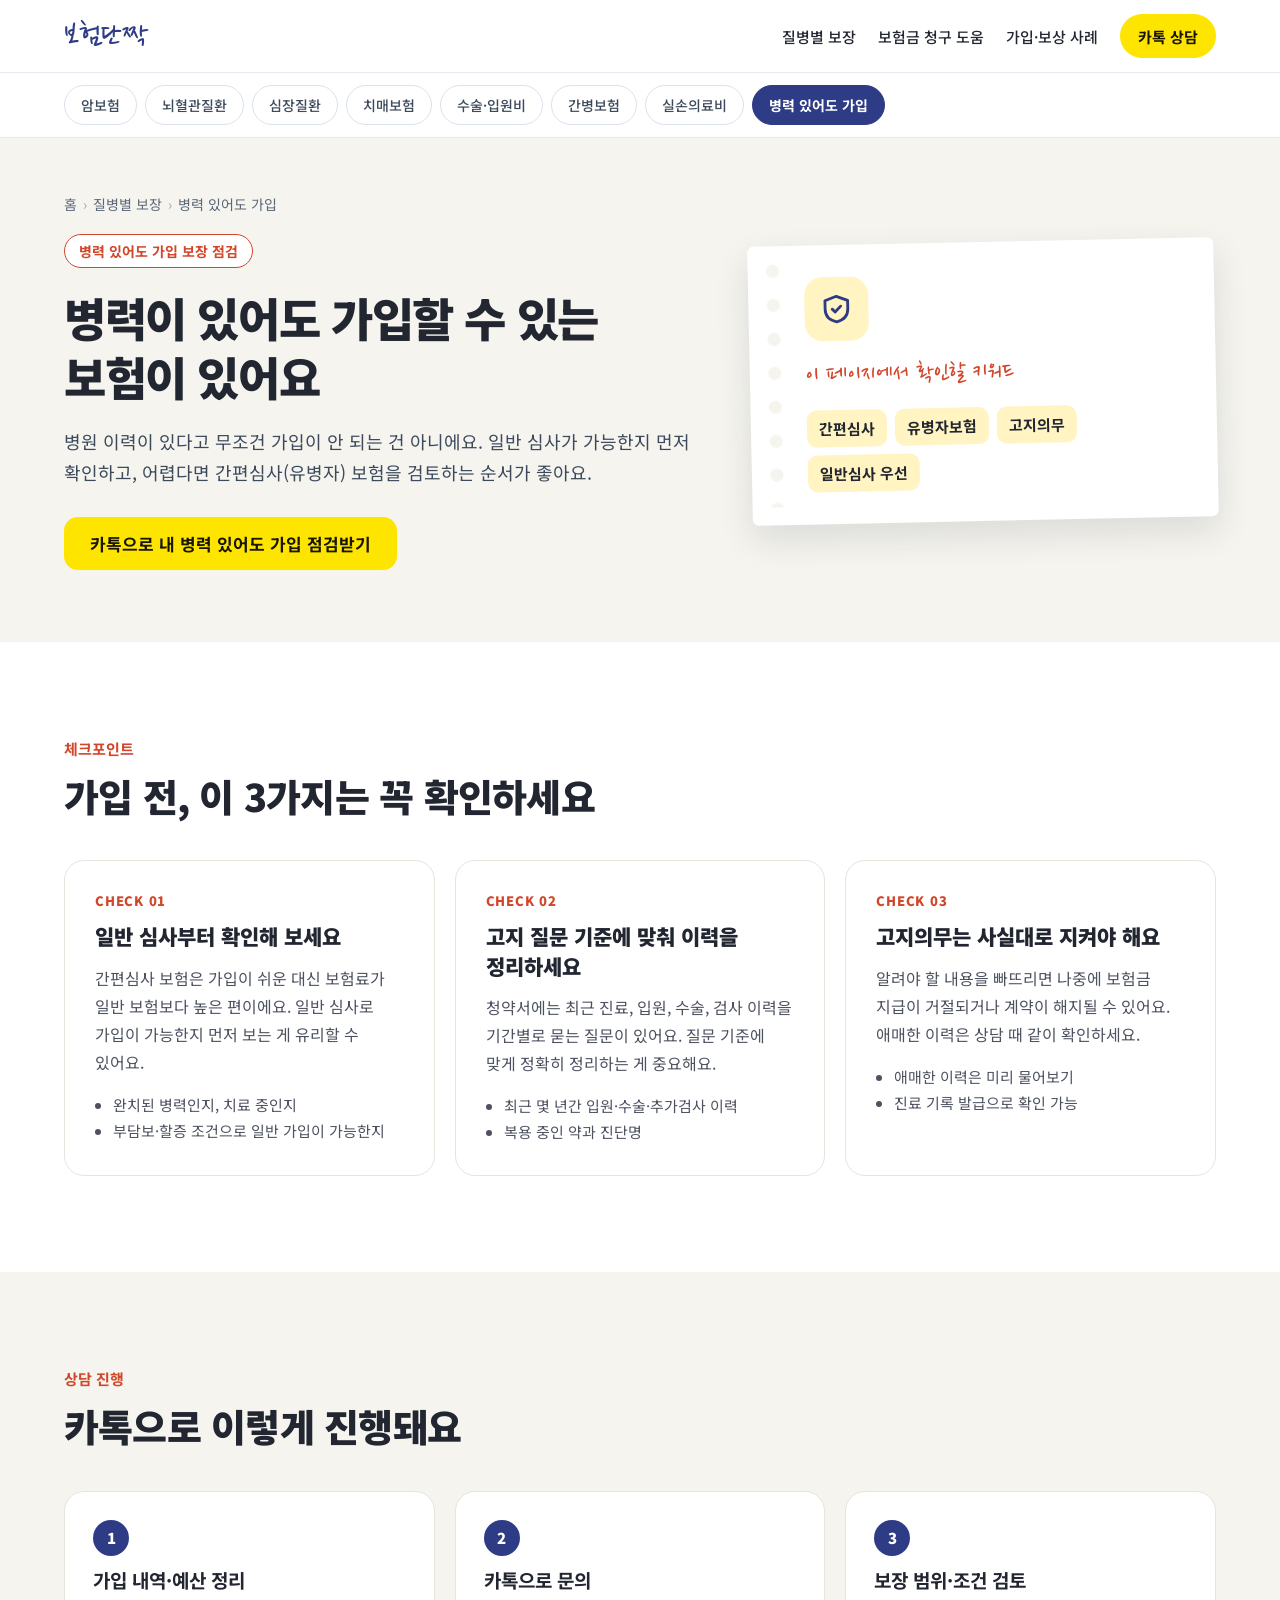
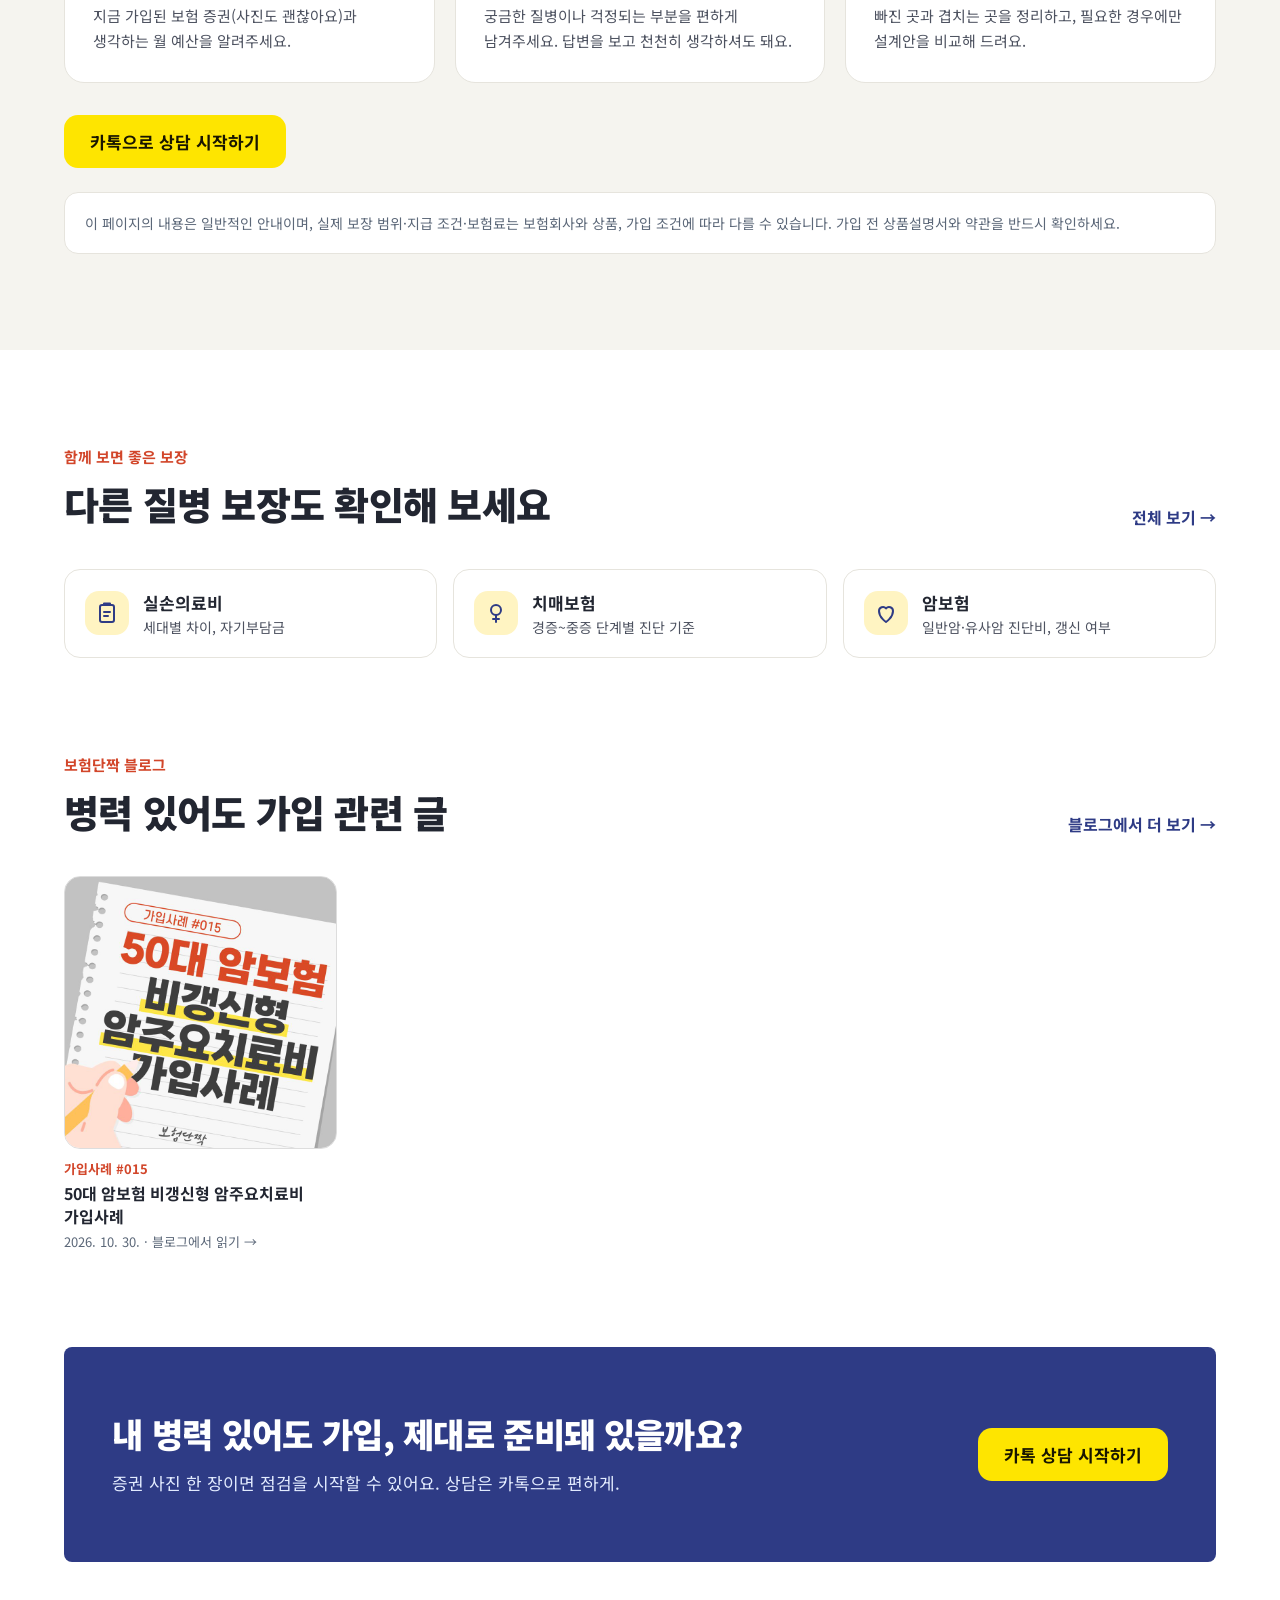
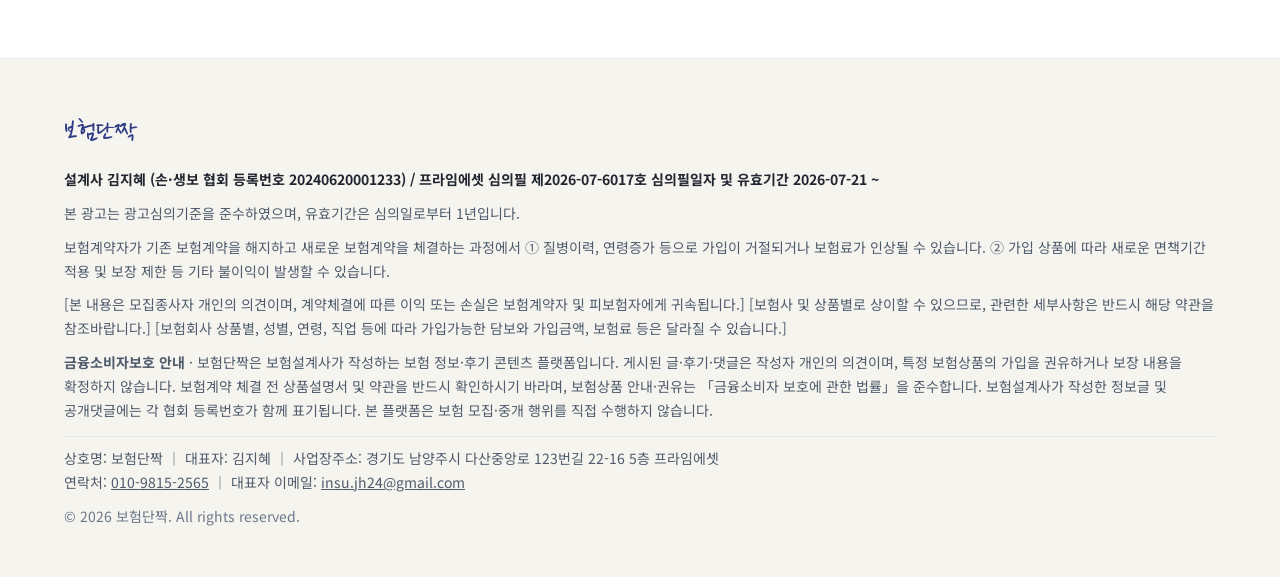
<file: preexisting.html>
<!doctype html>
<html lang="ko">
<head>
<meta charset="utf-8">
<meta name="viewport" content="width=device-width, initial-scale=1">
<title>병력 있어도 가입 보장 점검 | 보험단짝</title>
<meta name="description" content="병원 이력이 있다고 무조건 가입이 안 되는 건 아니에요. 일반 심사가 가능한지 먼저 확인하고, 어렵다면 간편심사(유병자) 보험을 검토하는 순서가 좋아요.">
<meta property="og:type" content="article">
<meta property="og:site_name" content="보험단짝">
<meta property="og:title" content="병력이 있어도 가입할 수 있는 보험이 있어요 | 보험단짝">
<meta property="og:description" content="병원 이력이 있다고 무조건 가입이 안 되는 건 아니에요. 일반 심사가 가능한지 먼저 확인하고, 어렵다면 간편심사(유병자) 보험을 검토하는 순서가 좋아요.">
<meta property="og:locale" content="ko_KR">
<link rel="icon" href="data:image/svg+xml,%3Csvg xmlns='http://www.w3.org/2000/svg' viewBox='0 0 64 64'%3E%3Crect width='64' height='64' rx='16' fill='%232E3B85'/%3E%3Ctext x='32' y='42' font-size='26' font-weight='900' text-anchor='middle' fill='white' font-family='sans-serif'%3E%EB%8B%A8%EC%A7%9D%3C/text%3E%3C/svg%3E">
<link rel="preconnect" href="https://fonts.googleapis.com">
<link rel="preconnect" href="https://fonts.gstatic.com" crossorigin>
<link rel="stylesheet" href="https://fonts.googleapis.com/css2?family=Nanum+Pen+Script&family=Noto+Sans+KR:wght@400;500;700;900&display=swap">
<link rel="stylesheet" href="styles.css">
</head>
<body>

<header class="header">
  <div class="wrap">
    <a href="index.html" class="logo" aria-label="보험단짝 홈">
      <span class="logo-mark">단짝</span>
      <span class="logo-name">보험단짝</span>
    </a>
    <nav class="nav" aria-label="주요 메뉴">
      <a href="index.html#disease">질병별 보장</a>
      <a href="index.html#claim">보험금 청구 도움</a>
      <a href="index.html#guide">가입·보상 사례</a>
      <a href="https://open.kakao.com/o/sbVb3pni" target="_blank" rel="noopener" class="btn btn-kakao btn-sm">카톡 상담</a>
    </nav>
  </div>
</header>

<nav class="subnav" aria-label="질병별 보장">
  <div class="wrap">
      <a class="chip" href="cancer.html">암보험</a>
      <a class="chip" href="brain.html">뇌혈관질환</a>
      <a class="chip" href="heart.html">심장질환</a>
      <a class="chip" href="dementia.html">치매보험</a>
      <a class="chip" href="surgery.html">수술·입원비</a>
      <a class="chip" href="caregiving.html">간병보험</a>
      <a class="chip" href="silson.html">실손의료비</a>
      <a class="chip" href="preexisting.html" aria-current="page">병력 있어도 가입</a>
  </div>
</nav>

<main>

<section class="d-hero">
  <div class="wrap">
    <div class="d-hero-text">
      <ol class="crumb"><li><a href="index.html">홈</a></li><li><a href="index.html#disease">질병별 보장</a></li><li aria-current="page">병력 있어도 가입</li></ol>
      <span class="badge">병력 있어도 가입 보장 점검</span>
      <h1>병력이 있어도 가입할 수 있는 보험이 있어요</h1>
      <p class="lead">병원 이력이 있다고 무조건 가입이 안 되는 건 아니에요. 일반 심사가 가능한지 먼저 확인하고, 어렵다면 간편심사(유병자) 보험을 검토하는 순서가 좋아요.</p>
      <div class="btns">
        <a href="https://open.kakao.com/o/sbVb3pni" target="_blank" rel="noopener" class="btn btn-kakao">카톡으로 내 병력 있어도 가입 점검받기</a>
      </div>
    </div>
    <div class="keybox">
      <span class="big-icon"><svg aria-hidden="true" width="34" height="34" viewBox="0 0 24 24" fill="none" stroke="#2E3B85" stroke-width="2" stroke-linecap="round" stroke-linejoin="round"><path d="M12 3l8 3v6c0 5-3.5 8-8 9-4.5-1-8-4-8-9V6z"/><path d="M9 12l2 2 4-4"/></svg></span>
      <span class="keybox-title">이 페이지에서 확인할 키워드</span>
      <div class="tags"><span class="tag">간편심사</span><span class="tag">유병자보험</span><span class="tag">고지의무</span><span class="tag">일반심사 우선</span></div>
    </div>
  </div>
</section>

<section class="section">
  <div class="wrap">
    <div class="sec-head">
      <span class="eyebrow">체크포인트</span>
      <h2>가입 전, 이 3가지는 꼭 확인하세요</h2>
    </div>
    <div class="checks">
      <div class="checkpt">
        <span class="check-no">CHECK 01</span>
        <h3>일반 심사부터 확인해 보세요</h3>
        <p>간편심사 보험은 가입이 쉬운 대신 보험료가 일반 보험보다 높은 편이에요. 일반 심사로 가입이 가능한지 먼저 보는 게 유리할 수 있어요.</p>
        <ul><li>완치된 병력인지, 치료 중인지</li><li>부담보·할증 조건으로 일반 가입이 가능한지</li></ul>
      </div>
      <div class="checkpt">
        <span class="check-no">CHECK 02</span>
        <h3>고지 질문 기준에 맞춰 이력을 정리하세요</h3>
        <p>청약서에는 최근 진료, 입원, 수술, 검사 이력을 기간별로 묻는 질문이 있어요. 질문 기준에 맞게 정확히 정리하는 게 중요해요.</p>
        <ul><li>최근 몇 년간 입원·수술·추가검사 이력</li><li>복용 중인 약과 진단명</li></ul>
      </div>
      <div class="checkpt">
        <span class="check-no">CHECK 03</span>
        <h3>고지의무는 사실대로 지켜야 해요</h3>
        <p>알려야 할 내용을 빠뜨리면 나중에 보험금 지급이 거절되거나 계약이 해지될 수 있어요. 애매한 이력은 상담 때 같이 확인하세요.</p>
        <ul><li>애매한 이력은 미리 물어보기</li><li>진료 기록 발급으로 확인 가능</li></ul>
      </div>
    </div>
  </div>
</section>

<section class="section soft-section">
  <div class="wrap">
    <div class="sec-head">
      <span class="eyebrow">상담 진행</span>
      <h2>카톡으로 이렇게 진행돼요</h2>
    </div>
    <div class="flow">
      <div class="flow-step"><span class="flow-num">1</span><h3>가입 내역·예산 정리</h3><p>지금 가입된 보험 증권(사진도 괜찮아요)과 생각하는 월 예산을 알려주세요.</p></div>
      <div class="flow-step"><span class="flow-num">2</span><h3>카톡으로 문의</h3><p>궁금한 질병이나 걱정되는 부분을 편하게 남겨주세요. 답변을 보고 천천히 생각하셔도 돼요.</p></div>
      <div class="flow-step"><span class="flow-num">3</span><h3>보장 범위·조건 검토</h3><p>빠진 곳과 겹치는 곳을 정리하고, 필요한 경우에만 설계안을 비교해 드려요.</p></div>
    </div>
    <a href="https://open.kakao.com/o/sbVb3pni" target="_blank" rel="noopener" class="btn btn-kakao">카톡으로 상담 시작하기</a>
    <p class="notice">이 페이지의 내용은 일반적인 안내이며, 실제 보장 범위·지급 조건·보험료는 보험회사와 상품, 가입 조건에 따라 다를 수 있습니다. 가입 전 상품설명서와 약관을 반드시 확인하세요.</p>
  </div>
</section>

<section class="section">
  <div class="wrap">
    <div class="guide-head">
      <div class="sec-head">
        <span class="eyebrow">함께 보면 좋은 보장</span>
        <h2>다른 질병 보장도 확인해 보세요</h2>
      </div>
      <a href="index.html#disease" class="more-link">전체 보기 →</a>
    </div>
    <div class="related">
      <a class="rel" href="silson.html">
        <span class="icon"><svg aria-hidden="true" width="24" height="24" viewBox="0 0 24 24" fill="none" stroke="#2E3B85" stroke-width="2" stroke-linecap="round" stroke-linejoin="round"><rect x="5" y="4" width="14" height="17" rx="2"/><path d="M9 4V2.5h6V4M9 11h6M9 15h4"/></svg></span>
        <span class="rel-text"><span class="rel-name">실손의료비</span><span class="rel-desc">세대별 차이, 자기부담금</span></span>
      </a>
      <a class="rel" href="dementia.html">
        <span class="icon"><svg aria-hidden="true" width="24" height="24" viewBox="0 0 24 24" fill="none" stroke="#2E3B85" stroke-width="2" stroke-linecap="round" stroke-linejoin="round"><circle cx="12" cy="9" r="5"/><path d="M12 14v7M9 18h6"/></svg></span>
        <span class="rel-text"><span class="rel-name">치매보험</span><span class="rel-desc">경증~중증 단계별 진단 기준</span></span>
      </a>
      <a class="rel" href="cancer.html">
        <span class="icon"><svg aria-hidden="true" width="24" height="24" viewBox="0 0 24 24" fill="none" stroke="#2E3B85" stroke-width="2" stroke-linecap="round" stroke-linejoin="round"><path d="M12 21s-7-4.5-7-11a4 4 0 0 1 7-2.6A4 4 0 0 1 19 10c0 6.5-7 11-7 11z"/></svg></span>
        <span class="rel-text"><span class="rel-name">암보험</span><span class="rel-desc">일반암·유사암 진단비, 갱신 여부</span></span>
      </a>
    </div>
  </div>
</section>

<section class="section" style="padding-top:0">
  <div class="wrap">
    <div class="guide-head">
      <div class="sec-head">
        <span class="eyebrow">보험단짝 블로그</span>
        <h2>병력 있어도 가입 관련 글</h2>
      </div>
      <a href="https://blog.naver.com/cidertt" target="_blank" rel="noopener" class="more-link">블로그에서 더 보기 →</a>
    </div>
    <div class="plist" data-plist="preexisting" data-name="병력 있어도 가입">
      <a class="pitem noimg" href="https://blog.naver.com/cidertt" target="_blank" rel="noopener"><span class="pitem-body"><span class="pitem-tag">보험단짝 블로그</span><span class="pitem-title">병력 있어도 가입 관련 글은 블로그에서 확인하세요</span><span class="pitem-meta">블로그로 이동 →</span></span></a>
    </div>
  </div>
</section>

<section class="cta-wrap">
  <div class="wrap">
    <div class="cta">
      <div class="cta-text">
        <h2>내 병력 있어도 가입, 제대로 준비돼 있을까요?</h2>
        <p>증권 사진 한 장이면 점검을 시작할 수 있어요. 상담은 카톡으로 편하게.</p>
      </div>
      <a href="https://open.kakao.com/o/sbVb3pni" target="_blank" rel="noopener" class="btn btn-kakao">카톡 상담 시작하기</a>
    </div>
  </div>
</section>

</main>

<footer class="footer">
  <div class="wrap">
    <span class="footer-name">보험단짝</span>
    <p class="f-strong">설계사 김지혜 (손·생보 협회 등록번호 20240620001233) / 프라임에셋 심의필 제2026-07-6017호 심의필일자 및 유효기간 2026-07-21 ~</p>
    <p>본 광고는 광고심의기준을 준수하였으며, 유효기간은 심의일로부터 1년입니다.</p>
    <p>보험계약자가 기존 보험계약을 해지하고 새로운 보험계약을 체결하는 과정에서 ① 질병이력, 연령증가 등으로 가입이 거절되거나 보험료가 인상될 수 있습니다. ② 가입 상품에 따라 새로운 면책기간 적용 및 보장 제한 등 기타 불이익이 발생할 수 있습니다.</p>
    <p>[본 내용은 모집종사자 개인의 의견이며, 계약체결에 따른 이익 또는 손실은 보험계약자 및 피보험자에게 귀속됩니다.] [보험사 및 상품별로 상이할 수 있으므로, 관련한 세부사항은 반드시 해당 약관을 참조바랍니다.] [보험회사 상품별, 성별, 연령, 직업 등에 따라 가입가능한 담보와 가입금액, 보험료 등은 달라질 수 있습니다.]</p>
    <p><strong>금융소비자보호 안내</strong> · 보험단짝은 보험설계사가 작성하는 보험 정보·후기 콘텐츠 플랫폼입니다. 게시된 글·후기·댓글은 작성자 개인의 의견이며, 특정 보험상품의 가입을 권유하거나 보장 내용을 확정하지 않습니다. 보험계약 체결 전 상품설명서 및 약관을 반드시 확인하시기 바라며, 보험상품 안내·권유는 「금융소비자 보호에 관한 법률」을 준수합니다. 보험설계사가 작성한 정보글 및 공개댓글에는 각 협회 등록번호가 함께 표기됩니다. 본 플랫폼은 보험 모집·중개 행위를 직접 수행하지 않습니다.</p>
    <p class="f-biz">상호명: 보험단짝 │ 대표자: 김지혜 │ 사업장주소: 경기도 남양주시 다산중앙로 123번길 22-16 5층 프라임에셋<br>연락처: <a href="tel:010-9815-2565">010-9815-2565</a> │ 대표자 이메일: <a href="mailto:insu.jh24@gmail.com">insu.jh24@gmail.com</a></p>
    <span style="color:#6b7789">© 2026 보험단짝. All rights reserved.</span>
  </div>
</footer>

<a href="https://open.kakao.com/o/sbVb3pni" target="_blank" rel="noopener" class="btn btn-kakao float-kakao">카톡으로 상담하기</a>

<script src="js/posts.js" defer></script>
</body>
</html>
</file>
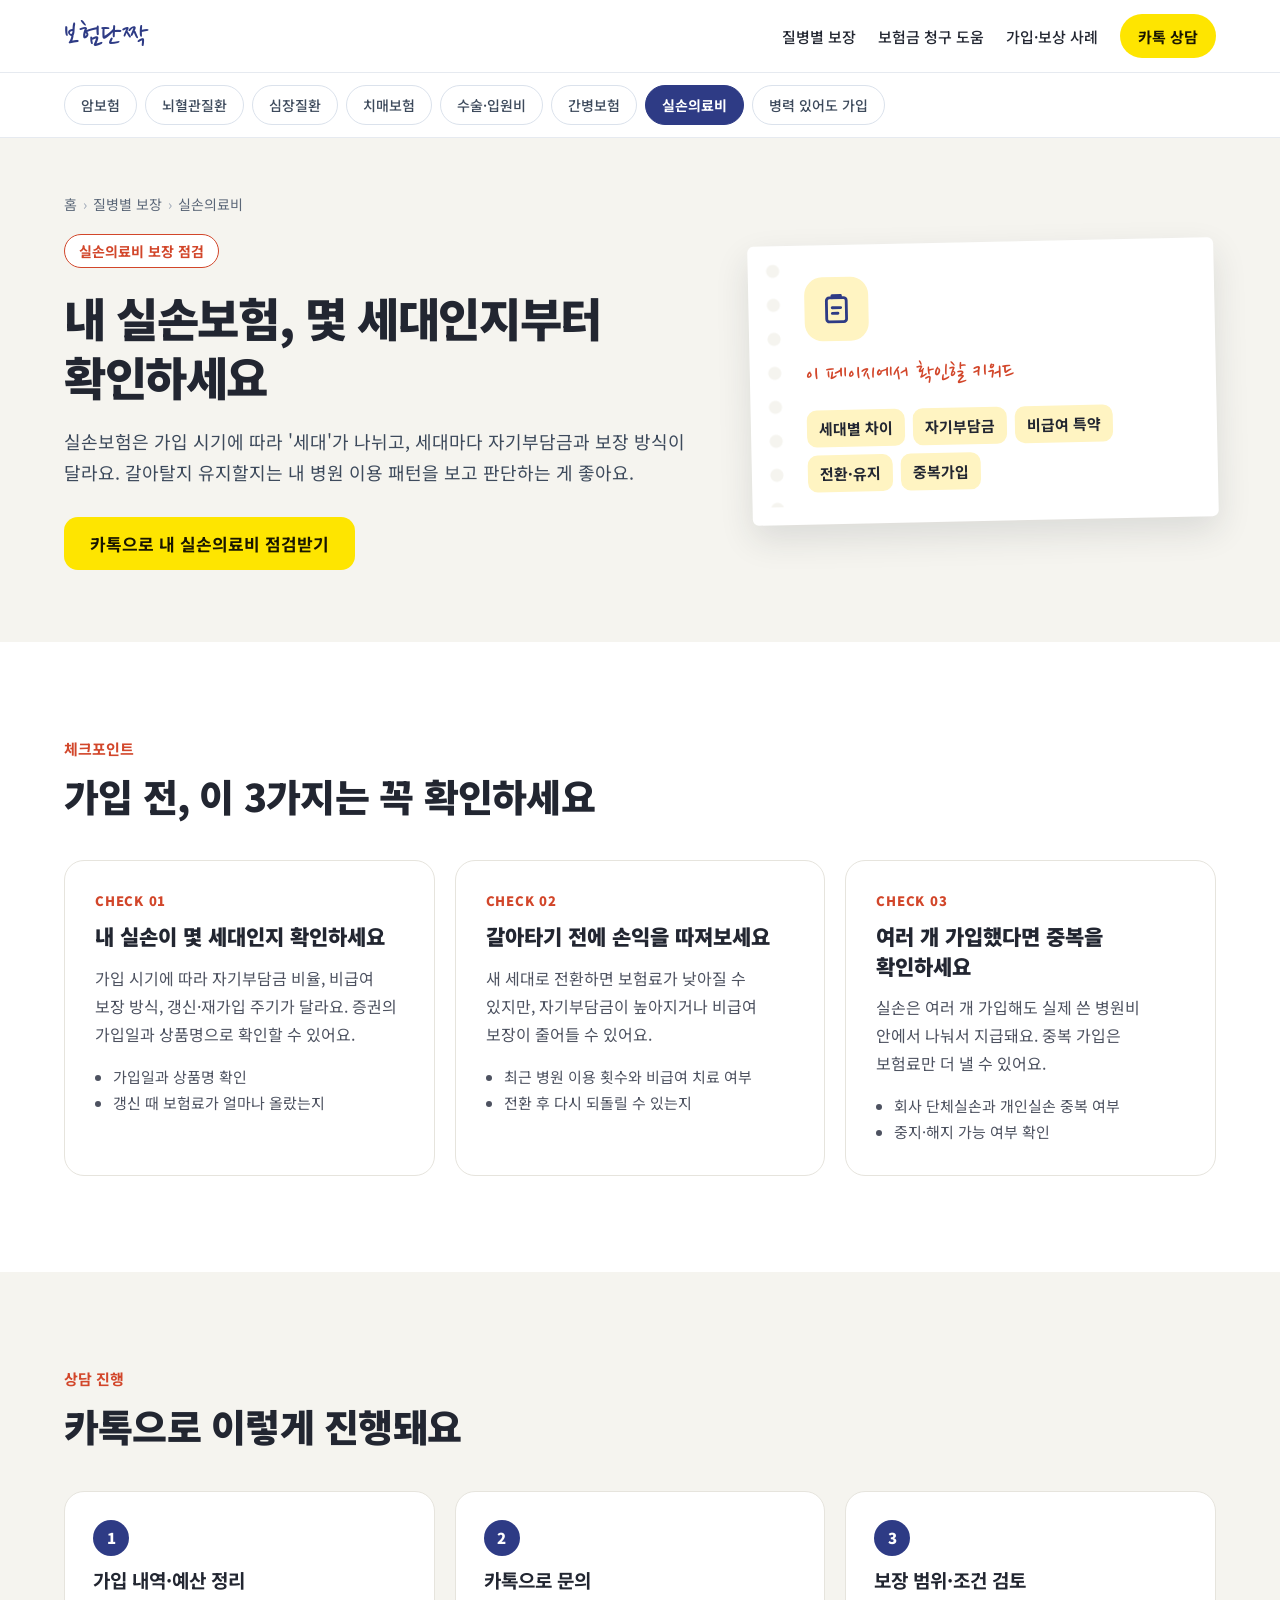
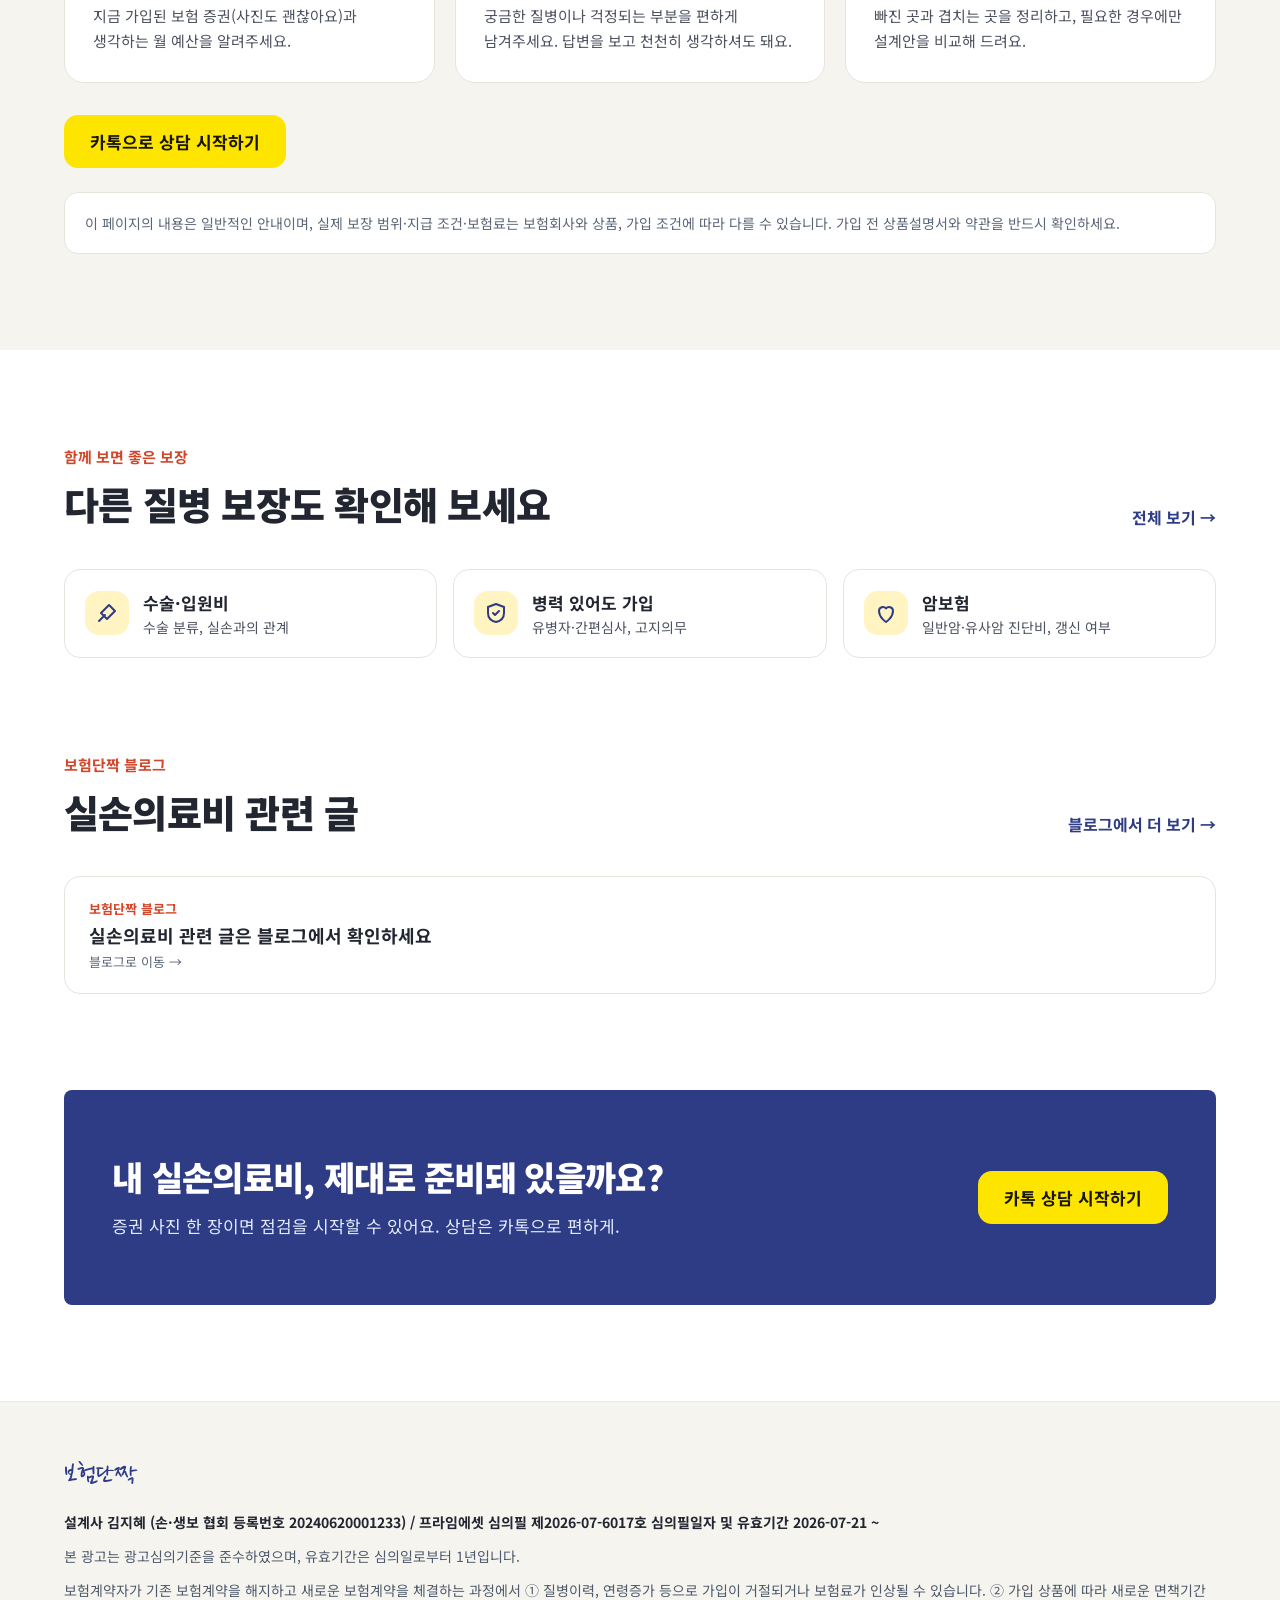
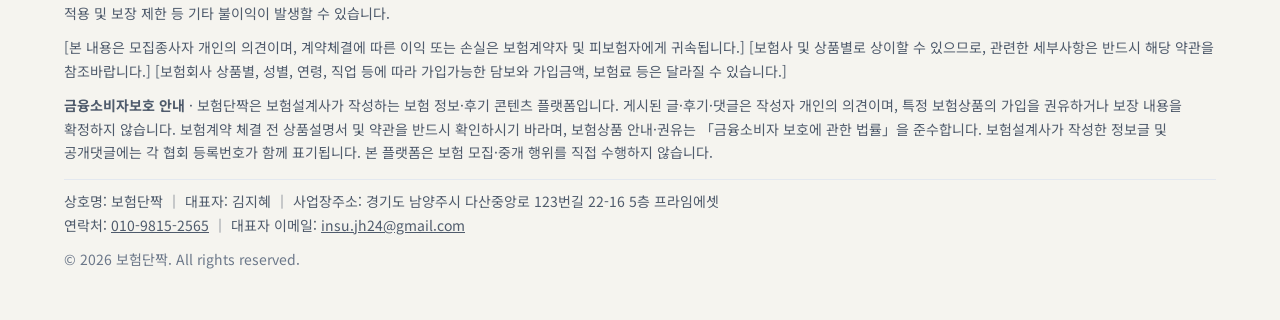
<file: silson.html>
<!doctype html>
<html lang="ko">
<head>
<meta charset="utf-8">
<meta name="viewport" content="width=device-width, initial-scale=1">
<title>실손의료비 보장 점검 | 보험단짝</title>
<meta name="description" content="실손보험은 가입 시기에 따라 &#x27;세대&#x27;가 나뉘고, 세대마다 자기부담금과 보장 방식이 달라요. 갈아탈지 유지할지는 내 병원 이용 패턴을 보고 판단하는 게 좋아요.">
<meta property="og:type" content="article">
<meta property="og:site_name" content="보험단짝">
<meta property="og:title" content="내 실손보험, 몇 세대인지부터 확인하세요 | 보험단짝">
<meta property="og:description" content="실손보험은 가입 시기에 따라 &#x27;세대&#x27;가 나뉘고, 세대마다 자기부담금과 보장 방식이 달라요. 갈아탈지 유지할지는 내 병원 이용 패턴을 보고 판단하는 게 좋아요.">
<meta property="og:locale" content="ko_KR">
<link rel="icon" href="data:image/svg+xml,%3Csvg xmlns='http://www.w3.org/2000/svg' viewBox='0 0 64 64'%3E%3Crect width='64' height='64' rx='16' fill='%232E3B85'/%3E%3Ctext x='32' y='42' font-size='26' font-weight='900' text-anchor='middle' fill='white' font-family='sans-serif'%3E%EB%8B%A8%EC%A7%9D%3C/text%3E%3C/svg%3E">
<link rel="preconnect" href="https://fonts.googleapis.com">
<link rel="preconnect" href="https://fonts.gstatic.com" crossorigin>
<link rel="stylesheet" href="https://fonts.googleapis.com/css2?family=Nanum+Pen+Script&family=Noto+Sans+KR:wght@400;500;700;900&display=swap">
<link rel="stylesheet" href="styles.css">
</head>
<body>

<header class="header">
  <div class="wrap">
    <a href="index.html" class="logo" aria-label="보험단짝 홈">
      <span class="logo-mark">단짝</span>
      <span class="logo-name">보험단짝</span>
    </a>
    <nav class="nav" aria-label="주요 메뉴">
      <a href="index.html#disease">질병별 보장</a>
      <a href="index.html#claim">보험금 청구 도움</a>
      <a href="index.html#guide">가입·보상 사례</a>
      <a href="https://open.kakao.com/o/sbVb3pni" target="_blank" rel="noopener" class="btn btn-kakao btn-sm">카톡 상담</a>
    </nav>
  </div>
</header>

<nav class="subnav" aria-label="질병별 보장">
  <div class="wrap">
      <a class="chip" href="cancer.html">암보험</a>
      <a class="chip" href="brain.html">뇌혈관질환</a>
      <a class="chip" href="heart.html">심장질환</a>
      <a class="chip" href="dementia.html">치매보험</a>
      <a class="chip" href="surgery.html">수술·입원비</a>
      <a class="chip" href="caregiving.html">간병보험</a>
      <a class="chip" href="silson.html" aria-current="page">실손의료비</a>
      <a class="chip" href="preexisting.html">병력 있어도 가입</a>
  </div>
</nav>

<main>

<section class="d-hero">
  <div class="wrap">
    <div class="d-hero-text">
      <ol class="crumb"><li><a href="index.html">홈</a></li><li><a href="index.html#disease">질병별 보장</a></li><li aria-current="page">실손의료비</li></ol>
      <span class="badge">실손의료비 보장 점검</span>
      <h1>내 실손보험, 몇 세대인지부터 확인하세요</h1>
      <p class="lead">실손보험은 가입 시기에 따라 '세대'가 나뉘고, 세대마다 자기부담금과 보장 방식이 달라요. 갈아탈지 유지할지는 내 병원 이용 패턴을 보고 판단하는 게 좋아요.</p>
      <div class="btns">
        <a href="https://open.kakao.com/o/sbVb3pni" target="_blank" rel="noopener" class="btn btn-kakao">카톡으로 내 실손의료비 점검받기</a>
      </div>
    </div>
    <div class="keybox">
      <span class="big-icon"><svg aria-hidden="true" width="34" height="34" viewBox="0 0 24 24" fill="none" stroke="#2E3B85" stroke-width="2" stroke-linecap="round" stroke-linejoin="round"><rect x="5" y="4" width="14" height="17" rx="2"/><path d="M9 4V2.5h6V4M9 11h6M9 15h4"/></svg></span>
      <span class="keybox-title">이 페이지에서 확인할 키워드</span>
      <div class="tags"><span class="tag">세대별 차이</span><span class="tag">자기부담금</span><span class="tag">비급여 특약</span><span class="tag">전환·유지</span><span class="tag">중복가입</span></div>
    </div>
  </div>
</section>

<section class="section">
  <div class="wrap">
    <div class="sec-head">
      <span class="eyebrow">체크포인트</span>
      <h2>가입 전, 이 3가지는 꼭 확인하세요</h2>
    </div>
    <div class="checks">
      <div class="checkpt">
        <span class="check-no">CHECK 01</span>
        <h3>내 실손이 몇 세대인지 확인하세요</h3>
        <p>가입 시기에 따라 자기부담금 비율, 비급여 보장 방식, 갱신·재가입 주기가 달라요. 증권의 가입일과 상품명으로 확인할 수 있어요.</p>
        <ul><li>가입일과 상품명 확인</li><li>갱신 때 보험료가 얼마나 올랐는지</li></ul>
      </div>
      <div class="checkpt">
        <span class="check-no">CHECK 02</span>
        <h3>갈아타기 전에 손익을 따져보세요</h3>
        <p>새 세대로 전환하면 보험료가 낮아질 수 있지만, 자기부담금이 높아지거나 비급여 보장이 줄어들 수 있어요.</p>
        <ul><li>최근 병원 이용 횟수와 비급여 치료 여부</li><li>전환 후 다시 되돌릴 수 있는지</li></ul>
      </div>
      <div class="checkpt">
        <span class="check-no">CHECK 03</span>
        <h3>여러 개 가입했다면 중복을 확인하세요</h3>
        <p>실손은 여러 개 가입해도 실제 쓴 병원비 안에서 나눠서 지급돼요. 중복 가입은 보험료만 더 낼 수 있어요.</p>
        <ul><li>회사 단체실손과 개인실손 중복 여부</li><li>중지·해지 가능 여부 확인</li></ul>
      </div>
    </div>
  </div>
</section>

<section class="section soft-section">
  <div class="wrap">
    <div class="sec-head">
      <span class="eyebrow">상담 진행</span>
      <h2>카톡으로 이렇게 진행돼요</h2>
    </div>
    <div class="flow">
      <div class="flow-step"><span class="flow-num">1</span><h3>가입 내역·예산 정리</h3><p>지금 가입된 보험 증권(사진도 괜찮아요)과 생각하는 월 예산을 알려주세요.</p></div>
      <div class="flow-step"><span class="flow-num">2</span><h3>카톡으로 문의</h3><p>궁금한 질병이나 걱정되는 부분을 편하게 남겨주세요. 답변을 보고 천천히 생각하셔도 돼요.</p></div>
      <div class="flow-step"><span class="flow-num">3</span><h3>보장 범위·조건 검토</h3><p>빠진 곳과 겹치는 곳을 정리하고, 필요한 경우에만 설계안을 비교해 드려요.</p></div>
    </div>
    <a href="https://open.kakao.com/o/sbVb3pni" target="_blank" rel="noopener" class="btn btn-kakao">카톡으로 상담 시작하기</a>
    <p class="notice">이 페이지의 내용은 일반적인 안내이며, 실제 보장 범위·지급 조건·보험료는 보험회사와 상품, 가입 조건에 따라 다를 수 있습니다. 가입 전 상품설명서와 약관을 반드시 확인하세요.</p>
  </div>
</section>

<section class="section">
  <div class="wrap">
    <div class="guide-head">
      <div class="sec-head">
        <span class="eyebrow">함께 보면 좋은 보장</span>
        <h2>다른 질병 보장도 확인해 보세요</h2>
      </div>
      <a href="index.html#disease" class="more-link">전체 보기 →</a>
    </div>
    <div class="related">
      <a class="rel" href="surgery.html">
        <span class="icon"><svg aria-hidden="true" width="24" height="24" viewBox="0 0 24 24" fill="none" stroke="#2E3B85" stroke-width="2" stroke-linecap="round" stroke-linejoin="round"><path d="M4 20l6-6M14 4l6 6-8 8-6-6z"/></svg></span>
        <span class="rel-text"><span class="rel-name">수술·입원비</span><span class="rel-desc">수술 분류, 실손과의 관계</span></span>
      </a>
      <a class="rel" href="preexisting.html">
        <span class="icon"><svg aria-hidden="true" width="24" height="24" viewBox="0 0 24 24" fill="none" stroke="#2E3B85" stroke-width="2" stroke-linecap="round" stroke-linejoin="round"><path d="M12 3l8 3v6c0 5-3.5 8-8 9-4.5-1-8-4-8-9V6z"/><path d="M9 12l2 2 4-4"/></svg></span>
        <span class="rel-text"><span class="rel-name">병력 있어도 가입</span><span class="rel-desc">유병자·간편심사, 고지의무</span></span>
      </a>
      <a class="rel" href="cancer.html">
        <span class="icon"><svg aria-hidden="true" width="24" height="24" viewBox="0 0 24 24" fill="none" stroke="#2E3B85" stroke-width="2" stroke-linecap="round" stroke-linejoin="round"><path d="M12 21s-7-4.5-7-11a4 4 0 0 1 7-2.6A4 4 0 0 1 19 10c0 6.5-7 11-7 11z"/></svg></span>
        <span class="rel-text"><span class="rel-name">암보험</span><span class="rel-desc">일반암·유사암 진단비, 갱신 여부</span></span>
      </a>
    </div>
  </div>
</section>

<section class="section" style="padding-top:0">
  <div class="wrap">
    <div class="guide-head">
      <div class="sec-head">
        <span class="eyebrow">보험단짝 블로그</span>
        <h2>실손의료비 관련 글</h2>
      </div>
      <a href="https://blog.naver.com/cidertt" target="_blank" rel="noopener" class="more-link">블로그에서 더 보기 →</a>
    </div>
    <div class="plist" data-plist="silson" data-name="실손의료비">
      <a class="pitem noimg" href="https://blog.naver.com/cidertt" target="_blank" rel="noopener"><span class="pitem-body"><span class="pitem-tag">보험단짝 블로그</span><span class="pitem-title">실손의료비 관련 글은 블로그에서 확인하세요</span><span class="pitem-meta">블로그로 이동 →</span></span></a>
    </div>
  </div>
</section>

<section class="cta-wrap">
  <div class="wrap">
    <div class="cta">
      <div class="cta-text">
        <h2>내 실손의료비, 제대로 준비돼 있을까요?</h2>
        <p>증권 사진 한 장이면 점검을 시작할 수 있어요. 상담은 카톡으로 편하게.</p>
      </div>
      <a href="https://open.kakao.com/o/sbVb3pni" target="_blank" rel="noopener" class="btn btn-kakao">카톡 상담 시작하기</a>
    </div>
  </div>
</section>

</main>

<footer class="footer">
  <div class="wrap">
    <span class="footer-name">보험단짝</span>
    <p class="f-strong">설계사 김지혜 (손·생보 협회 등록번호 20240620001233) / 프라임에셋 심의필 제2026-07-6017호 심의필일자 및 유효기간 2026-07-21 ~</p>
    <p>본 광고는 광고심의기준을 준수하였으며, 유효기간은 심의일로부터 1년입니다.</p>
    <p>보험계약자가 기존 보험계약을 해지하고 새로운 보험계약을 체결하는 과정에서 ① 질병이력, 연령증가 등으로 가입이 거절되거나 보험료가 인상될 수 있습니다. ② 가입 상품에 따라 새로운 면책기간 적용 및 보장 제한 등 기타 불이익이 발생할 수 있습니다.</p>
    <p>[본 내용은 모집종사자 개인의 의견이며, 계약체결에 따른 이익 또는 손실은 보험계약자 및 피보험자에게 귀속됩니다.] [보험사 및 상품별로 상이할 수 있으므로, 관련한 세부사항은 반드시 해당 약관을 참조바랍니다.] [보험회사 상품별, 성별, 연령, 직업 등에 따라 가입가능한 담보와 가입금액, 보험료 등은 달라질 수 있습니다.]</p>
    <p><strong>금융소비자보호 안내</strong> · 보험단짝은 보험설계사가 작성하는 보험 정보·후기 콘텐츠 플랫폼입니다. 게시된 글·후기·댓글은 작성자 개인의 의견이며, 특정 보험상품의 가입을 권유하거나 보장 내용을 확정하지 않습니다. 보험계약 체결 전 상품설명서 및 약관을 반드시 확인하시기 바라며, 보험상품 안내·권유는 「금융소비자 보호에 관한 법률」을 준수합니다. 보험설계사가 작성한 정보글 및 공개댓글에는 각 협회 등록번호가 함께 표기됩니다. 본 플랫폼은 보험 모집·중개 행위를 직접 수행하지 않습니다.</p>
    <p class="f-biz">상호명: 보험단짝 │ 대표자: 김지혜 │ 사업장주소: 경기도 남양주시 다산중앙로 123번길 22-16 5층 프라임에셋<br>연락처: <a href="tel:010-9815-2565">010-9815-2565</a> │ 대표자 이메일: <a href="mailto:insu.jh24@gmail.com">insu.jh24@gmail.com</a></p>
    <span style="color:#6b7789">© 2026 보험단짝. All rights reserved.</span>
  </div>
</footer>

<a href="https://open.kakao.com/o/sbVb3pni" target="_blank" rel="noopener" class="btn btn-kakao float-kakao">카톡으로 상담하기</a>

<script src="js/posts.js" defer></script>
</body>
</html>
</file>
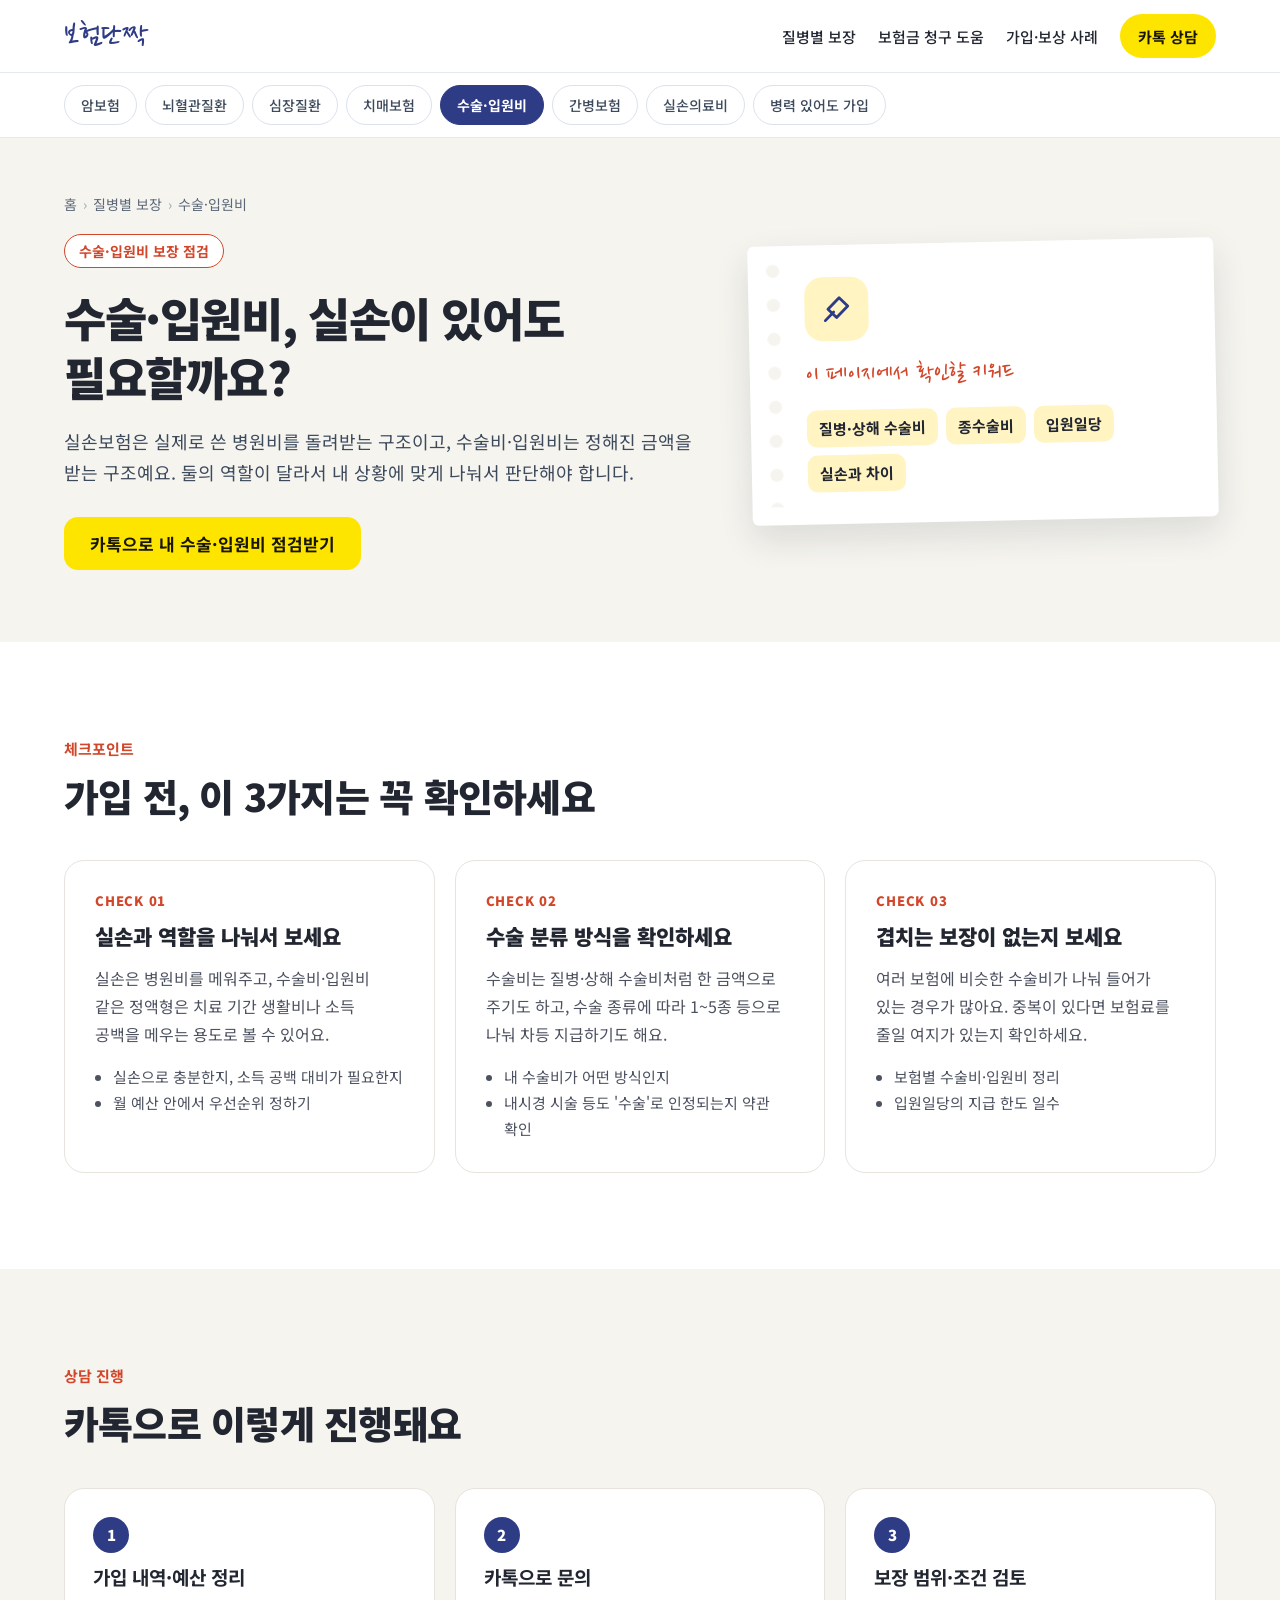
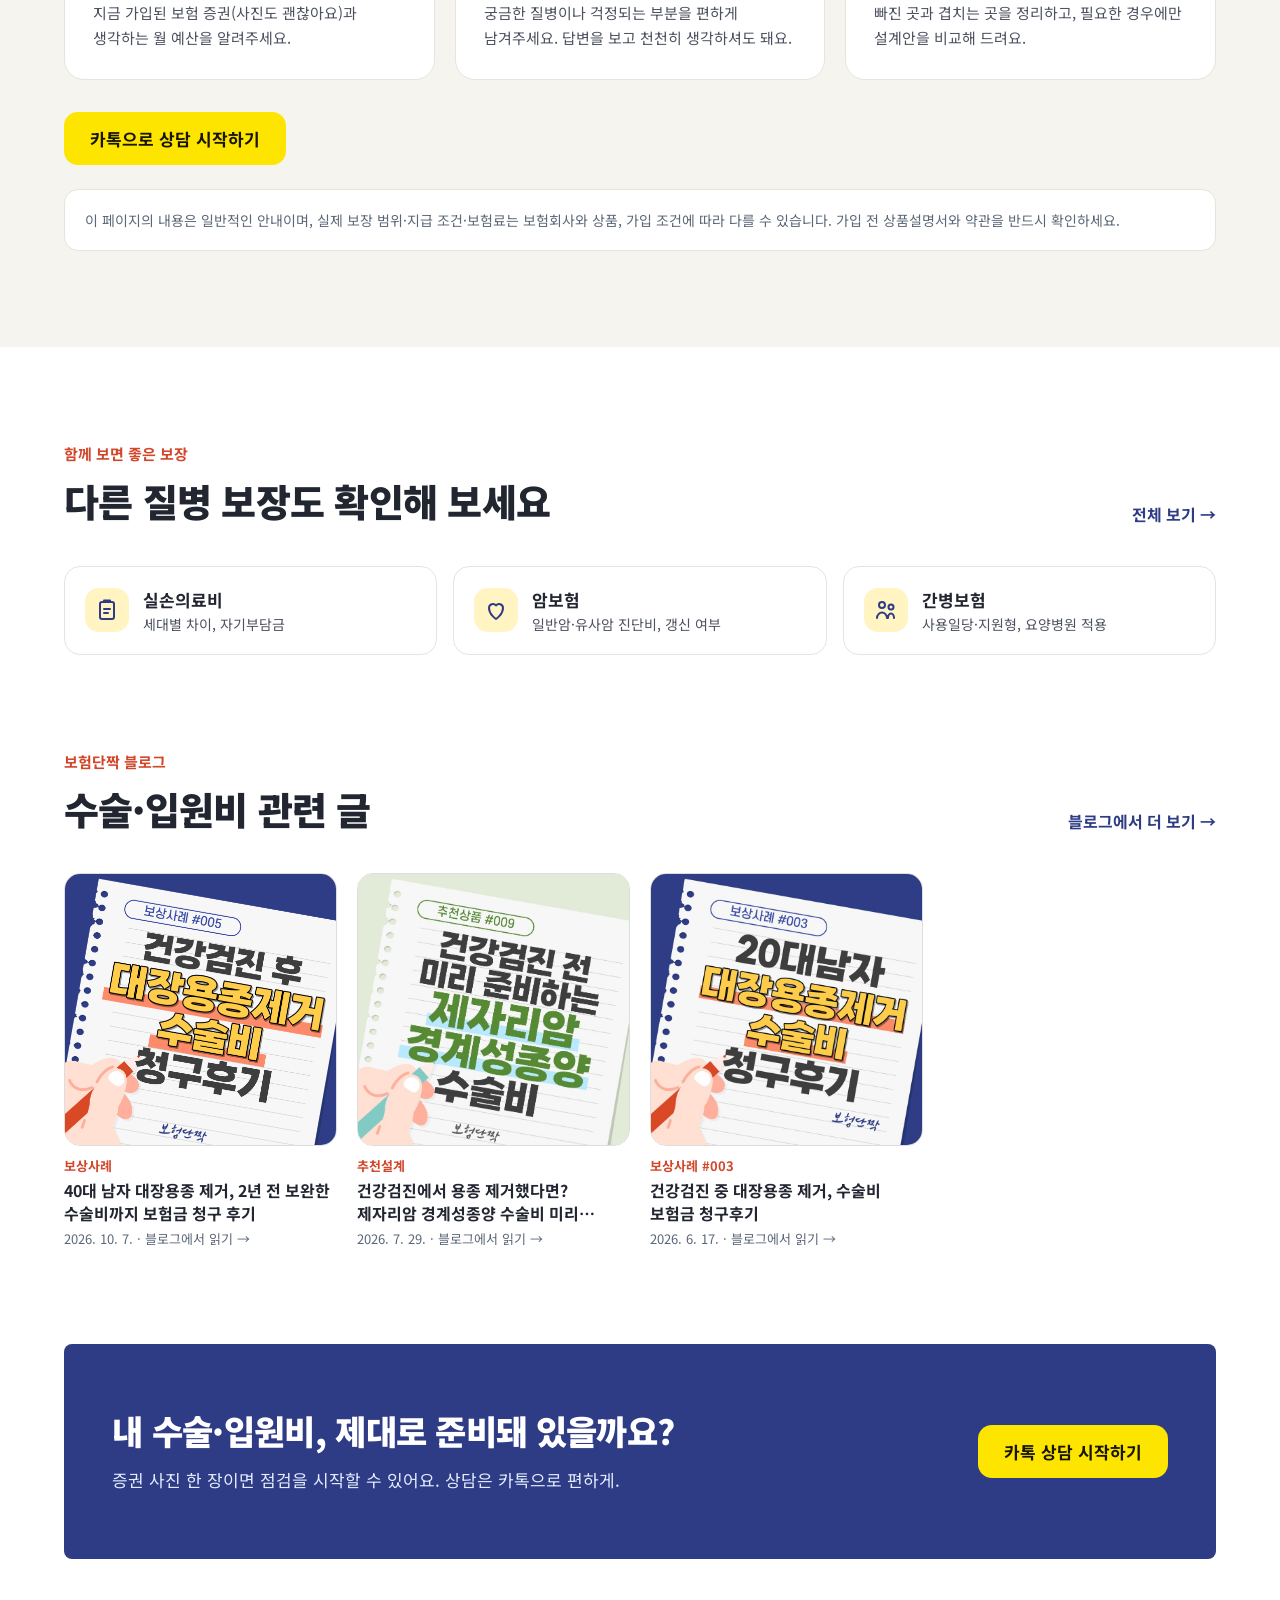
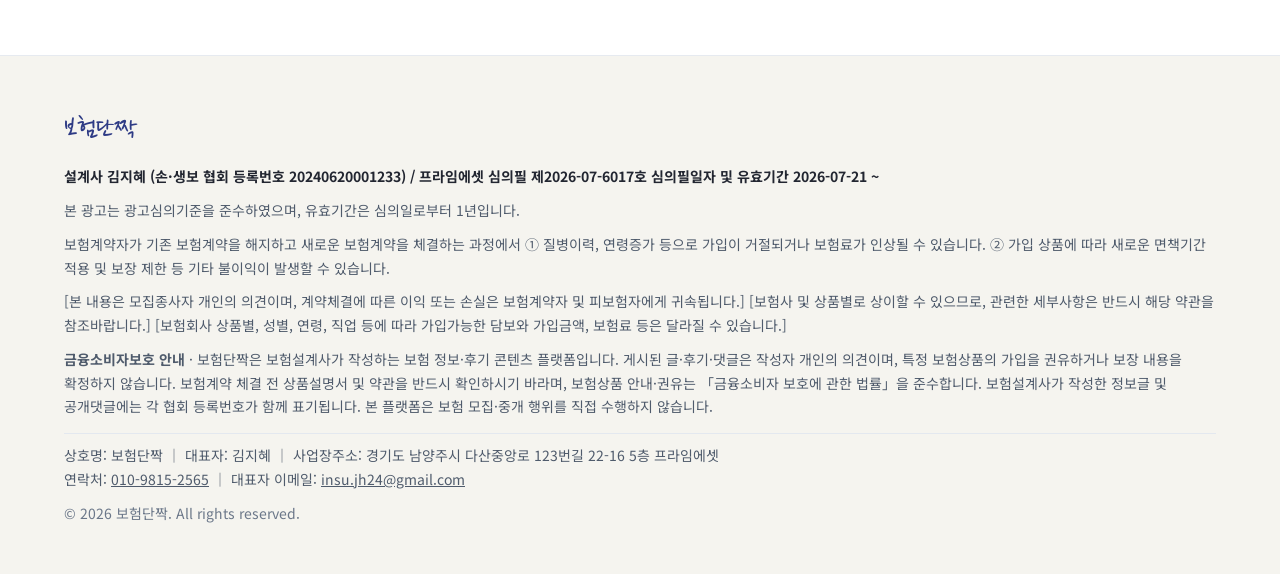
<file: surgery.html>
<!doctype html>
<html lang="ko">
<head>
<meta charset="utf-8">
<meta name="viewport" content="width=device-width, initial-scale=1">
<title>수술·입원비 보장 점검 | 보험단짝</title>
<meta name="description" content="실손보험은 실제로 쓴 병원비를 돌려받는 구조이고, 수술비·입원비는 정해진 금액을 받는 구조예요. 둘의 역할이 달라서 내 상황에 맞게 나눠서 판단해야 합니다.">
<meta property="og:type" content="article">
<meta property="og:site_name" content="보험단짝">
<meta property="og:title" content="수술·입원비, 실손이 있어도 필요할까요? | 보험단짝">
<meta property="og:description" content="실손보험은 실제로 쓴 병원비를 돌려받는 구조이고, 수술비·입원비는 정해진 금액을 받는 구조예요. 둘의 역할이 달라서 내 상황에 맞게 나눠서 판단해야 합니다.">
<meta property="og:locale" content="ko_KR">
<link rel="icon" href="data:image/svg+xml,%3Csvg xmlns='http://www.w3.org/2000/svg' viewBox='0 0 64 64'%3E%3Crect width='64' height='64' rx='16' fill='%232E3B85'/%3E%3Ctext x='32' y='42' font-size='26' font-weight='900' text-anchor='middle' fill='white' font-family='sans-serif'%3E%EB%8B%A8%EC%A7%9D%3C/text%3E%3C/svg%3E">
<link rel="preconnect" href="https://fonts.googleapis.com">
<link rel="preconnect" href="https://fonts.gstatic.com" crossorigin>
<link rel="stylesheet" href="https://fonts.googleapis.com/css2?family=Nanum+Pen+Script&family=Noto+Sans+KR:wght@400;500;700;900&display=swap">
<link rel="stylesheet" href="styles.css">
</head>
<body>

<header class="header">
  <div class="wrap">
    <a href="index.html" class="logo" aria-label="보험단짝 홈">
      <span class="logo-mark">단짝</span>
      <span class="logo-name">보험단짝</span>
    </a>
    <nav class="nav" aria-label="주요 메뉴">
      <a href="index.html#disease">질병별 보장</a>
      <a href="index.html#claim">보험금 청구 도움</a>
      <a href="index.html#guide">가입·보상 사례</a>
      <a href="https://open.kakao.com/o/sbVb3pni" target="_blank" rel="noopener" class="btn btn-kakao btn-sm">카톡 상담</a>
    </nav>
  </div>
</header>

<nav class="subnav" aria-label="질병별 보장">
  <div class="wrap">
      <a class="chip" href="cancer.html">암보험</a>
      <a class="chip" href="brain.html">뇌혈관질환</a>
      <a class="chip" href="heart.html">심장질환</a>
      <a class="chip" href="dementia.html">치매보험</a>
      <a class="chip" href="surgery.html" aria-current="page">수술·입원비</a>
      <a class="chip" href="caregiving.html">간병보험</a>
      <a class="chip" href="silson.html">실손의료비</a>
      <a class="chip" href="preexisting.html">병력 있어도 가입</a>
  </div>
</nav>

<main>

<section class="d-hero">
  <div class="wrap">
    <div class="d-hero-text">
      <ol class="crumb"><li><a href="index.html">홈</a></li><li><a href="index.html#disease">질병별 보장</a></li><li aria-current="page">수술·입원비</li></ol>
      <span class="badge">수술·입원비 보장 점검</span>
      <h1>수술·입원비, 실손이 있어도 필요할까요?</h1>
      <p class="lead">실손보험은 실제로 쓴 병원비를 돌려받는 구조이고, 수술비·입원비는 정해진 금액을 받는 구조예요. 둘의 역할이 달라서 내 상황에 맞게 나눠서 판단해야 합니다.</p>
      <div class="btns">
        <a href="https://open.kakao.com/o/sbVb3pni" target="_blank" rel="noopener" class="btn btn-kakao">카톡으로 내 수술·입원비 점검받기</a>
      </div>
    </div>
    <div class="keybox">
      <span class="big-icon"><svg aria-hidden="true" width="34" height="34" viewBox="0 0 24 24" fill="none" stroke="#2E3B85" stroke-width="2" stroke-linecap="round" stroke-linejoin="round"><path d="M4 20l6-6M14 4l6 6-8 8-6-6z"/></svg></span>
      <span class="keybox-title">이 페이지에서 확인할 키워드</span>
      <div class="tags"><span class="tag">질병·상해 수술비</span><span class="tag">종수술비</span><span class="tag">입원일당</span><span class="tag">실손과 차이</span></div>
    </div>
  </div>
</section>

<section class="section">
  <div class="wrap">
    <div class="sec-head">
      <span class="eyebrow">체크포인트</span>
      <h2>가입 전, 이 3가지는 꼭 확인하세요</h2>
    </div>
    <div class="checks">
      <div class="checkpt">
        <span class="check-no">CHECK 01</span>
        <h3>실손과 역할을 나눠서 보세요</h3>
        <p>실손은 병원비를 메워주고, 수술비·입원비 같은 정액형은 치료 기간 생활비나 소득 공백을 메우는 용도로 볼 수 있어요.</p>
        <ul><li>실손으로 충분한지, 소득 공백 대비가 필요한지</li><li>월 예산 안에서 우선순위 정하기</li></ul>
      </div>
      <div class="checkpt">
        <span class="check-no">CHECK 02</span>
        <h3>수술 분류 방식을 확인하세요</h3>
        <p>수술비는 질병·상해 수술비처럼 한 금액으로 주기도 하고, 수술 종류에 따라 1~5종 등으로 나눠 차등 지급하기도 해요.</p>
        <ul><li>내 수술비가 어떤 방식인지</li><li>내시경 시술 등도 '수술'로 인정되는지 약관 확인</li></ul>
      </div>
      <div class="checkpt">
        <span class="check-no">CHECK 03</span>
        <h3>겹치는 보장이 없는지 보세요</h3>
        <p>여러 보험에 비슷한 수술비가 나눠 들어가 있는 경우가 많아요. 중복이 있다면 보험료를 줄일 여지가 있는지 확인하세요.</p>
        <ul><li>보험별 수술비·입원비 정리</li><li>입원일당의 지급 한도 일수</li></ul>
      </div>
    </div>
  </div>
</section>

<section class="section soft-section">
  <div class="wrap">
    <div class="sec-head">
      <span class="eyebrow">상담 진행</span>
      <h2>카톡으로 이렇게 진행돼요</h2>
    </div>
    <div class="flow">
      <div class="flow-step"><span class="flow-num">1</span><h3>가입 내역·예산 정리</h3><p>지금 가입된 보험 증권(사진도 괜찮아요)과 생각하는 월 예산을 알려주세요.</p></div>
      <div class="flow-step"><span class="flow-num">2</span><h3>카톡으로 문의</h3><p>궁금한 질병이나 걱정되는 부분을 편하게 남겨주세요. 답변을 보고 천천히 생각하셔도 돼요.</p></div>
      <div class="flow-step"><span class="flow-num">3</span><h3>보장 범위·조건 검토</h3><p>빠진 곳과 겹치는 곳을 정리하고, 필요한 경우에만 설계안을 비교해 드려요.</p></div>
    </div>
    <a href="https://open.kakao.com/o/sbVb3pni" target="_blank" rel="noopener" class="btn btn-kakao">카톡으로 상담 시작하기</a>
    <p class="notice">이 페이지의 내용은 일반적인 안내이며, 실제 보장 범위·지급 조건·보험료는 보험회사와 상품, 가입 조건에 따라 다를 수 있습니다. 가입 전 상품설명서와 약관을 반드시 확인하세요.</p>
  </div>
</section>

<section class="section">
  <div class="wrap">
    <div class="guide-head">
      <div class="sec-head">
        <span class="eyebrow">함께 보면 좋은 보장</span>
        <h2>다른 질병 보장도 확인해 보세요</h2>
      </div>
      <a href="index.html#disease" class="more-link">전체 보기 →</a>
    </div>
    <div class="related">
      <a class="rel" href="silson.html">
        <span class="icon"><svg aria-hidden="true" width="24" height="24" viewBox="0 0 24 24" fill="none" stroke="#2E3B85" stroke-width="2" stroke-linecap="round" stroke-linejoin="round"><rect x="5" y="4" width="14" height="17" rx="2"/><path d="M9 4V2.5h6V4M9 11h6M9 15h4"/></svg></span>
        <span class="rel-text"><span class="rel-name">실손의료비</span><span class="rel-desc">세대별 차이, 자기부담금</span></span>
      </a>
      <a class="rel" href="cancer.html">
        <span class="icon"><svg aria-hidden="true" width="24" height="24" viewBox="0 0 24 24" fill="none" stroke="#2E3B85" stroke-width="2" stroke-linecap="round" stroke-linejoin="round"><path d="M12 21s-7-4.5-7-11a4 4 0 0 1 7-2.6A4 4 0 0 1 19 10c0 6.5-7 11-7 11z"/></svg></span>
        <span class="rel-text"><span class="rel-name">암보험</span><span class="rel-desc">일반암·유사암 진단비, 갱신 여부</span></span>
      </a>
      <a class="rel" href="caregiving.html">
        <span class="icon"><svg aria-hidden="true" width="24" height="24" viewBox="0 0 24 24" fill="none" stroke="#2E3B85" stroke-width="2" stroke-linecap="round" stroke-linejoin="round"><circle cx="8" cy="7" r="3"/><circle cx="17" cy="9" r="2.5"/><path d="M3 20c0-3 2.5-5.5 5-5.5s5 2.5 5 5.5M14 20c0-2.5 1.3-4.5 3-4.5s3 2 3 4.5"/></svg></span>
        <span class="rel-text"><span class="rel-name">간병보험</span><span class="rel-desc">사용일당·지원형, 요양병원 적용</span></span>
      </a>
    </div>
  </div>
</section>

<section class="section" style="padding-top:0">
  <div class="wrap">
    <div class="guide-head">
      <div class="sec-head">
        <span class="eyebrow">보험단짝 블로그</span>
        <h2>수술·입원비 관련 글</h2>
      </div>
      <a href="https://blog.naver.com/cidertt" target="_blank" rel="noopener" class="more-link">블로그에서 더 보기 →</a>
    </div>
    <div class="plist" data-plist="surgery" data-name="수술·입원비">
      <a class="pitem" href="https://blog.naver.com/cidertt/224318855990" target="_blank" rel="noopener"><img class="pitem-thumb" src="images/claim-003.jpg" alt="" loading="lazy" width="96" height="96"><span class="pitem-body"><span class="pitem-tag">보상사례 #003</span><span class="pitem-title">건강검진 중 대장용종 제거, 수술비 보험금 청구후기</span><span class="pitem-meta">2026. 6. 17. · 블로그에서 읽기 →</span></span></a>
    </div>
  </div>
</section>

<section class="cta-wrap">
  <div class="wrap">
    <div class="cta">
      <div class="cta-text">
        <h2>내 수술·입원비, 제대로 준비돼 있을까요?</h2>
        <p>증권 사진 한 장이면 점검을 시작할 수 있어요. 상담은 카톡으로 편하게.</p>
      </div>
      <a href="https://open.kakao.com/o/sbVb3pni" target="_blank" rel="noopener" class="btn btn-kakao">카톡 상담 시작하기</a>
    </div>
  </div>
</section>

</main>

<footer class="footer">
  <div class="wrap">
    <span class="footer-name">보험단짝</span>
    <p class="f-strong">설계사 김지혜 (손·생보 협회 등록번호 20240620001233) / 프라임에셋 심의필 제2026-07-6017호 심의필일자 및 유효기간 2026-07-21 ~</p>
    <p>본 광고는 광고심의기준을 준수하였으며, 유효기간은 심의일로부터 1년입니다.</p>
    <p>보험계약자가 기존 보험계약을 해지하고 새로운 보험계약을 체결하는 과정에서 ① 질병이력, 연령증가 등으로 가입이 거절되거나 보험료가 인상될 수 있습니다. ② 가입 상품에 따라 새로운 면책기간 적용 및 보장 제한 등 기타 불이익이 발생할 수 있습니다.</p>
    <p>[본 내용은 모집종사자 개인의 의견이며, 계약체결에 따른 이익 또는 손실은 보험계약자 및 피보험자에게 귀속됩니다.] [보험사 및 상품별로 상이할 수 있으므로, 관련한 세부사항은 반드시 해당 약관을 참조바랍니다.] [보험회사 상품별, 성별, 연령, 직업 등에 따라 가입가능한 담보와 가입금액, 보험료 등은 달라질 수 있습니다.]</p>
    <p><strong>금융소비자보호 안내</strong> · 보험단짝은 보험설계사가 작성하는 보험 정보·후기 콘텐츠 플랫폼입니다. 게시된 글·후기·댓글은 작성자 개인의 의견이며, 특정 보험상품의 가입을 권유하거나 보장 내용을 확정하지 않습니다. 보험계약 체결 전 상품설명서 및 약관을 반드시 확인하시기 바라며, 보험상품 안내·권유는 「금융소비자 보호에 관한 법률」을 준수합니다. 보험설계사가 작성한 정보글 및 공개댓글에는 각 협회 등록번호가 함께 표기됩니다. 본 플랫폼은 보험 모집·중개 행위를 직접 수행하지 않습니다.</p>
    <p class="f-biz">상호명: 보험단짝 │ 대표자: 김지혜 │ 사업장주소: 경기도 남양주시 다산중앙로 123번길 22-16 5층 프라임에셋<br>연락처: <a href="tel:010-9815-2565">010-9815-2565</a> │ 대표자 이메일: <a href="mailto:insu.jh24@gmail.com">insu.jh24@gmail.com</a></p>
    <span style="color:#6b7789">© 2026 보험단짝. All rights reserved.</span>
  </div>
</footer>

<a href="https://open.kakao.com/o/sbVb3pni" target="_blank" rel="noopener" class="btn btn-kakao float-kakao">카톡으로 상담하기</a>

<script src="js/posts.js" defer></script>
</body>
</html>
</file>
<file: styles.css>
:root{
  --accent:#2563EB;
  --ink:#142033;
  --muted:#4a5668;
  --line:#e3e8ef;
  --soft:#F3F6FA;
  --kakao:#FEE500;
  --kakao-ink:#191600;
}
*{box-sizing:border-box}
html{scroll-behavior:smooth}
body{margin:0;font-family:'Noto Sans KR',system-ui,-apple-system,sans-serif;color:var(--ink);background:#fff;word-break:keep-all;-webkit-font-smoothing:antialiased}
a{color:var(--accent)}
img{max-width:100%}
.wrap{max-width:1200px;margin:0 auto;padding:0 24px}

/* header */
.header{border-bottom:1px solid #e6eaf0;background:#fff;position:sticky;top:0;z-index:10}
.header .wrap{display:flex;flex-wrap:wrap;align-items:center;justify-content:space-between;gap:16px;padding-top:14px;padding-bottom:14px}
.logo{display:flex;align-items:center;gap:10px;text-decoration:none;color:var(--ink)}
.logo-mark{width:36px;height:36px;border-radius:10px;background:var(--accent);color:#fff;display:flex;align-items:center;justify-content:center;font-weight:900;font-size:14px}
.logo-name{font-weight:900;font-size:20px;letter-spacing:-.02em}
.nav{display:flex;flex-wrap:wrap;align-items:center;gap:22px;font-size:15px;font-weight:500}
.nav a{color:var(--ink);text-decoration:none}
.nav a:hover{color:var(--accent)}

.btn{display:inline-flex;align-items:center;justify-content:center;min-height:48px;padding:14px 26px;border-radius:14px;font-size:17px;font-weight:700;text-decoration:none}
.btn-kakao{background:var(--kakao);color:var(--kakao-ink)!important}
.btn-kakao:hover{filter:brightness(.96)}
.btn-line{background:#fff;color:var(--ink)!important;border:1px solid #cfd8e3}
.btn-sm{min-height:44px;padding:10px 18px;border-radius:999px;font-size:15px}

/* hero */
.hero{background:var(--soft)}
.hero .wrap{display:flex;flex-wrap:wrap;align-items:center;gap:48px;padding-top:88px;padding-bottom:96px}
.hero-text{flex:1 1 520px;min-width:0;display:flex;flex-direction:column;gap:24px}
.badge{align-self:flex-start;font-size:14px;font-weight:700;color:var(--accent);background:#fff;border:1px solid #d6e0f0;padding:6px 14px;border-radius:999px}
.hero h1{margin:0;font-size:clamp(32px,5vw,52px);line-height:1.25;font-weight:900;letter-spacing:-.03em}
.hero p{margin:0;font-size:clamp(16px,2vw,19px);line-height:1.7;color:#3d4a5c}
.btns{display:flex;flex-wrap:wrap;gap:12px;margin-top:8px}
.check-card{flex:1 1 380px;min-width:0;background:#fff;border-radius:24px;padding:32px;box-shadow:0 12px 40px rgba(20,32,51,.08);display:flex;flex-direction:column;gap:18px}
.check-title{font-size:15px;font-weight:700;color:#5b6778}
.check{display:flex;gap:12px;align-items:flex-start;font-size:17px;line-height:1.5}
.check svg{flex:none;margin-top:2px}

/* sections */
.section{padding:96px 0}
.sec-head{display:flex;flex-direction:column;gap:12px;margin-bottom:40px}
.eyebrow{font-size:15px;font-weight:700;color:var(--accent)}
.sec-head h2{margin:0;font-size:clamp(26px,3.6vw,38px);line-height:1.3;font-weight:900;letter-spacing:-.02em}
.sec-head p{margin:0;font-size:17px;line-height:1.7;color:var(--muted)}

/* disease grid */
.grid{display:grid;grid-template-columns:repeat(auto-fill,minmax(260px,1fr));gap:20px}
.card{text-decoration:none;color:var(--ink);border:1px solid var(--line);border-radius:20px;padding:28px;display:flex;flex-direction:column;gap:14px;background:#fff;transition:border-color .15s,box-shadow .15s,transform .15s}
.card:hover{border-color:#bcd0f5;box-shadow:0 10px 30px rgba(37,99,235,.08);transform:translateY(-2px)}
.icon{width:48px;height:48px;border-radius:14px;background:#EAF1FF;display:flex;align-items:center;justify-content:center}
.card-title{font-size:22px;font-weight:900}
.card-desc{font-size:15px;line-height:1.65;color:var(--muted)}
.card-more{font-size:15px;font-weight:700;color:var(--accent);margin-top:auto}

/* claim */
.dark{background:var(--ink);color:#fff}
.dark .eyebrow{color:#9DBBFF}
.steps{display:grid;grid-template-columns:repeat(auto-fit,minmax(280px,1fr));gap:20px}
.step{background:#1E2E4A;border-radius:20px;padding:32px;display:flex;flex-direction:column;gap:12px}
.step-no{font-size:14px;font-weight:700;color:#9DBBFF}
.step-title{font-size:22px;font-weight:700}
.step-desc{font-size:16px;line-height:1.7;color:#C9D3E3}

/* guide */
.guide-head{display:flex;flex-wrap:wrap;align-items:flex-end;justify-content:space-between;gap:16px;margin-bottom:40px}
.guide-head .sec-head{margin-bottom:0}
.more-link{font-size:16px;font-weight:700;text-decoration:none}
.posts{display:grid;grid-template-columns:repeat(auto-fit,minmax(280px,1fr));gap:20px}
.post{text-decoration:none;color:var(--ink);display:flex;flex-direction:column;gap:14px}
.thumb{aspect-ratio:16/10;border-radius:16px;background:#E7EDF5;display:flex;align-items:center;justify-content:center;color:#6b7789;font-size:14px;overflow:hidden}
.thumb img{width:100%;height:100%;object-fit:cover}
.post-tag{font-size:13px;font-weight:700;color:var(--accent)}
.post-title{font-size:19px;font-weight:700;line-height:1.45}
.post:hover .post-title{text-decoration:underline}

/* cta */
.cta-wrap{padding:0 0 96px}
.cta{background:var(--accent);color:#fff;border-radius:28px;padding:64px 48px;display:flex;flex-wrap:wrap;align-items:center;justify-content:space-between;gap:28px}
.cta-text{flex:1 1 480px;min-width:0;display:flex;flex-direction:column;gap:12px}
.cta h2{margin:0;font-size:clamp(24px,3.2vw,34px);line-height:1.35;font-weight:900;letter-spacing:-.02em}
.cta p{margin:0;font-size:17px;line-height:1.7;color:#E3ECFF}

/* footer */
.footer{border-top:1px solid #e6eaf0;background:#F7F9FB}
.footer .wrap{padding-top:48px;padding-bottom:48px;display:flex;flex-direction:column;gap:10px;font-size:14px;line-height:1.7;color:#4f5b6c}
.footer-name{font-size:17px;font-weight:900;color:var(--ink)}
.footer p{margin:0}
.footer a{color:#4f5b6c}
.f-strong{font-weight:700;color:var(--ink)}
.f-biz{padding-top:10px;border-top:1px solid #e3e8ef;margin-top:4px!important}

/* floating kakao (mobile) */
.float-kakao{display:none}

@media (max-width:720px){
  .nav a:not(.btn){display:none}
  .hero .wrap{padding-top:56px;padding-bottom:64px;gap:32px}
  .hero h1 br,.hero p br{display:none}
  .section{padding:64px 0}
  .cta{padding:40px 24px;border-radius:20px}
  .cta-wrap{padding-bottom:64px}
  .check-card{padding:24px}
  .float-kakao{display:flex;position:fixed;left:16px;right:16px;bottom:16px;z-index:20;box-shadow:0 8px 24px rgba(0,0,0,.18)}
  .footer .wrap{padding-bottom:96px}
}

/* ===== detail pages ===== */
.subnav{background:#fff;border-bottom:1px solid #e6eaf0}
.subnav .wrap{display:flex;gap:8px;overflow-x:auto;padding-top:12px;padding-bottom:12px;scrollbar-width:none}
.subnav .wrap::-webkit-scrollbar{display:none}
.chip{flex:none;font-size:14px;font-weight:500;text-decoration:none;color:#3d4a5c;border:1px solid #dbe2ec;border-radius:999px;padding:9px 16px;min-height:40px;display:inline-flex;align-items:center;background:#fff}
.chip:hover{border-color:var(--accent);color:var(--accent)}
.chip[aria-current="page"]{background:var(--accent);border-color:var(--accent);color:#fff;font-weight:700}
.d-hero{background:var(--soft)}
.d-hero .wrap{display:flex;flex-wrap:wrap;align-items:center;gap:40px;padding-top:56px;padding-bottom:72px}
.d-hero-text{flex:1 1 520px;min-width:0;display:flex;flex-direction:column;gap:20px}
.crumb{display:flex;flex-wrap:wrap;gap:6px;font-size:14px;color:#5b6778;margin:0;padding:0;list-style:none}
.crumb a{color:#5b6778;text-decoration:none}
.crumb a:hover{text-decoration:underline}
.crumb li+li::before{content:"›";margin-right:6px;color:#9aa5b5}
.d-hero h1{margin:0;font-size:clamp(30px,4.6vw,46px);line-height:1.28;font-weight:900;letter-spacing:-.03em}
.d-hero .lead{margin:0;font-size:clamp(16px,2vw,18px);line-height:1.75;color:#3d4a5c}
.keybox{flex:1 1 340px;min-width:0;background:#fff;border-radius:24px;padding:32px;box-shadow:0 12px 40px rgba(20,32,51,.08);display:flex;flex-direction:column;gap:18px}
.keybox .big-icon{width:64px;height:64px;border-radius:18px;background:#EAF1FF;display:flex;align-items:center;justify-content:center}
.keybox-title{font-size:15px;font-weight:700;color:#5b6778}
.tags{display:flex;flex-wrap:wrap;gap:8px}
.tag{font-size:15px;font-weight:700;color:var(--ink);background:#F1F4F9;border-radius:10px;padding:8px 12px}
.checks{display:grid;grid-template-columns:repeat(auto-fit,minmax(280px,1fr));gap:20px}
.checkpt{border:1px solid var(--line);border-radius:20px;padding:30px;display:flex;flex-direction:column;gap:12px;background:#fff}
.check-no{font-size:13px;font-weight:900;color:var(--accent);letter-spacing:.06em}
.checkpt h3{margin:0;font-size:21px;line-height:1.4;font-weight:900}
.checkpt p{margin:0;font-size:16px;line-height:1.75;color:var(--muted)}
.checkpt ul{margin:4px 0 0;padding-left:18px;font-size:15px;line-height:1.75;color:var(--muted)}
.soft-section{background:#F7F9FB}
.flow{display:grid;grid-template-columns:repeat(auto-fit,minmax(260px,1fr));gap:20px;margin-bottom:32px}
.flow-step{background:#fff;border:1px solid var(--line);border-radius:20px;padding:28px;display:flex;flex-direction:column;gap:10px}
.flow-num{width:36px;height:36px;border-radius:50%;background:var(--accent);color:#fff;font-weight:900;display:flex;align-items:center;justify-content:center;font-size:15px}
.flow-step h3{margin:0;font-size:19px;font-weight:700}
.flow-step p{margin:0;font-size:15px;line-height:1.7;color:var(--muted)}
.notice{margin:24px 0 0;font-size:14px;line-height:1.75;color:#5b6778;background:#fff;border:1px solid var(--line);border-radius:14px;padding:18px 20px}
.related{display:grid;grid-template-columns:repeat(auto-fit,minmax(240px,1fr));gap:16px}
.rel{display:flex;align-items:center;gap:14px;text-decoration:none;color:var(--ink);border:1px solid var(--line);border-radius:16px;padding:20px;background:#fff}
.rel:hover{border-color:#bcd0f5}
.rel .icon{width:44px;height:44px;flex:none}
.rel-name{font-size:17px;font-weight:700}
.rel-desc{font-size:14px;color:var(--muted);margin-top:2px}
.rel-text{display:flex;flex-direction:column;min-width:0}
/* post list (detail) */
.plist{display:flex;flex-direction:column;border-top:1px solid var(--line)}
.pitem{display:flex;flex-direction:column;gap:6px;padding:22px 4px;border-bottom:1px solid var(--line);text-decoration:none;color:var(--ink)}
.pitem:hover .pitem-title{color:var(--accent)}
.pitem-tag{font-size:13px;font-weight:700;color:var(--accent)}
.pitem-title{font-size:19px;font-weight:700;line-height:1.45}
.pitem-meta{font-size:14px;color:#5b6778}
/* case gallery (main) */
.case-row-title{margin:8px 0 16px;font-size:18px;font-weight:700}
.cases{display:grid;grid-template-columns:repeat(4,minmax(0,1fr));gap:20px;margin-bottom:40px}
.case{display:flex;flex-direction:column;gap:10px;text-decoration:none;color:var(--ink);min-width:0}
.case img,.case-ph{width:100%;height:auto;aspect-ratio:1/1;border-radius:16px;object-fit:cover;background:#E7EDF5;display:block}
.case-ph{display:flex;align-items:center;justify-content:center;color:#6b7789;font-size:14px}
.case img{border:1px solid var(--line);transition:transform .15s}
.case:hover img{transform:translateY(-2px)}
.case-title{font-size:16px;font-weight:700;line-height:1.45;display:-webkit-box;-webkit-line-clamp:2;-webkit-box-orient:vertical;overflow:hidden}
.case:hover .case-title{color:var(--accent)}
.case-date{font-size:13px;color:#5b6778}
@media (max-width:900px){.cases{grid-template-columns:repeat(2,minmax(0,1fr));gap:14px}}

/* ===================== v2 theme ===================== */
:root{
  --accent:#2E3B85;
  --ink:#222631;
  --muted:#4d5260;
  --line:#e6e4dd;
  --soft:#F5F4EF;
  --hl:#FFE14D;
  --red:#D2462A;
}
body{background:#fff}
/* handwritten logo */
.logo-mark{display:none}
.logo-name{font-family:'Nanum Pen Script',cursive;font-weight:400;font-size:34px;letter-spacing:0;color:var(--accent);line-height:1}
.footer-name{font-family:'Nanum Pen Script',cursive;font-weight:400;font-size:30px;color:var(--accent)}
/* highlighter */
.hl{background:linear-gradient(transparent 56%, var(--hl) 56%, var(--hl) 90%, transparent 90%);padding:0 .08em;-webkit-box-decoration-break:clone;box-decoration-break:clone}
.dark .hl{background:linear-gradient(transparent 60%, rgba(255,225,77,.35) 60%, rgba(255,225,77,.35) 92%, transparent 92%)}
.cta .hl{background:linear-gradient(transparent 60%, rgba(255,225,77,.45) 60%, rgba(255,225,77,.45) 92%, transparent 92%)}
/* badges & eyebrows */
.badge{color:var(--red);border:1.5px solid var(--red);background:#fff;font-weight:700}
.eyebrow{color:var(--red)}
.dark .eyebrow{color:var(--hl)}
/* hero: warm paper tone */
.hero,.d-hero{background:var(--soft)}
/* notebook card */
.check-card,.keybox{
  position:relative;border-radius:6px;box-shadow:0 14px 34px rgba(34,38,49,.12);
  background:#fff;padding-left:56px;transform:rotate(-1.2deg)
}
.check-card::before,.keybox::before{
  content:"";position:absolute;left:18px;top:18px;bottom:18px;width:14px;
  background:radial-gradient(circle at 7px 7px, var(--soft) 6px, transparent 7px) 0 0/14px 34px repeat-y
}
.check-title,.keybox-title{font-family:'Nanum Pen Script',cursive;font-size:26px;font-weight:400;color:var(--red)}
.check{font-weight:500;padding-bottom:14px;border-bottom:1px dashed #e3e0d6}
.check:last-child{border-bottom:0;padding-bottom:0}
.keybox .big-icon{background:#FFF4C2}
.tag{background:#FFF4C2;color:var(--ink)}
/* cards */
.card{border-color:var(--line)}
.card:hover{border-color:var(--accent);box-shadow:0 10px 26px rgba(46,59,133,.10)}
.icon{background:#FFF4C2}
.card-more,.more-link{color:var(--accent)}
/* claim section: thumbnail navy */
.dark{background:var(--accent)}
.step{background:rgba(255,255,255,.08);border:1px solid rgba(255,255,255,.14)}
.step-no{color:var(--hl)}
.step-desc{color:#DCE0F2}
/* soft sections */
.soft-section{background:var(--soft)}
.flow-num{background:var(--accent)}
.check-no{color:var(--red)}
.chip[aria-current="page"]{background:var(--accent);border-color:var(--accent)}
.chip:hover{border-color:var(--accent);color:var(--accent)}
.pitem-tag{color:var(--red)}
.case-row-title{display:inline-block;font-size:15px;font-weight:700;color:#fff;background:var(--red);padding:4px 12px;border-radius:999px}
.case-row-title.claim{background:var(--accent)}
.case img{border-color:#ddd}
/* CTA */
.cta{background:var(--accent);border-radius:8px}
.footer{background:var(--soft)}
@media (max-width:720px){
  .check-card,.keybox{transform:none;padding-left:48px}
}

/* ===== 관련 글: 썸네일 카드 ===== */
.plist{display:grid;grid-template-columns:repeat(4,minmax(0,1fr));gap:20px;border-top:0}
.pitem{display:flex;flex-direction:column;gap:10px;padding:0;border-bottom:0;min-width:0}
.pitem-thumb{width:100%;height:auto;aspect-ratio:1/1;border-radius:16px;object-fit:cover;border:1px solid #ddd;display:block;transition:transform .15s}
.pitem:hover .pitem-thumb{transform:translateY(-2px)}
.pitem-body{display:flex;flex-direction:column;gap:4px;min-width:0}
.pitem-tag{font-size:13px}
.pitem-title{font-size:16px;line-height:1.45;display:-webkit-box;-webkit-line-clamp:2;-webkit-box-orient:vertical;overflow:hidden}
.pitem-sum{font-size:14px;line-height:1.55;color:var(--muted);display:-webkit-box;-webkit-line-clamp:2;-webkit-box-orient:vertical;overflow:hidden}
.pitem-meta{font-size:13px}
.pitem.noimg{grid-column:1/-1;border:1px solid var(--line);border-radius:16px;padding:22px 24px}
.pitem.noimg .pitem-title{font-size:18px}
.case-row[hidden]{display:none}
@media (max-width:900px){.plist{grid-template-columns:repeat(2,minmax(0,1fr));gap:14px}}
</file>
